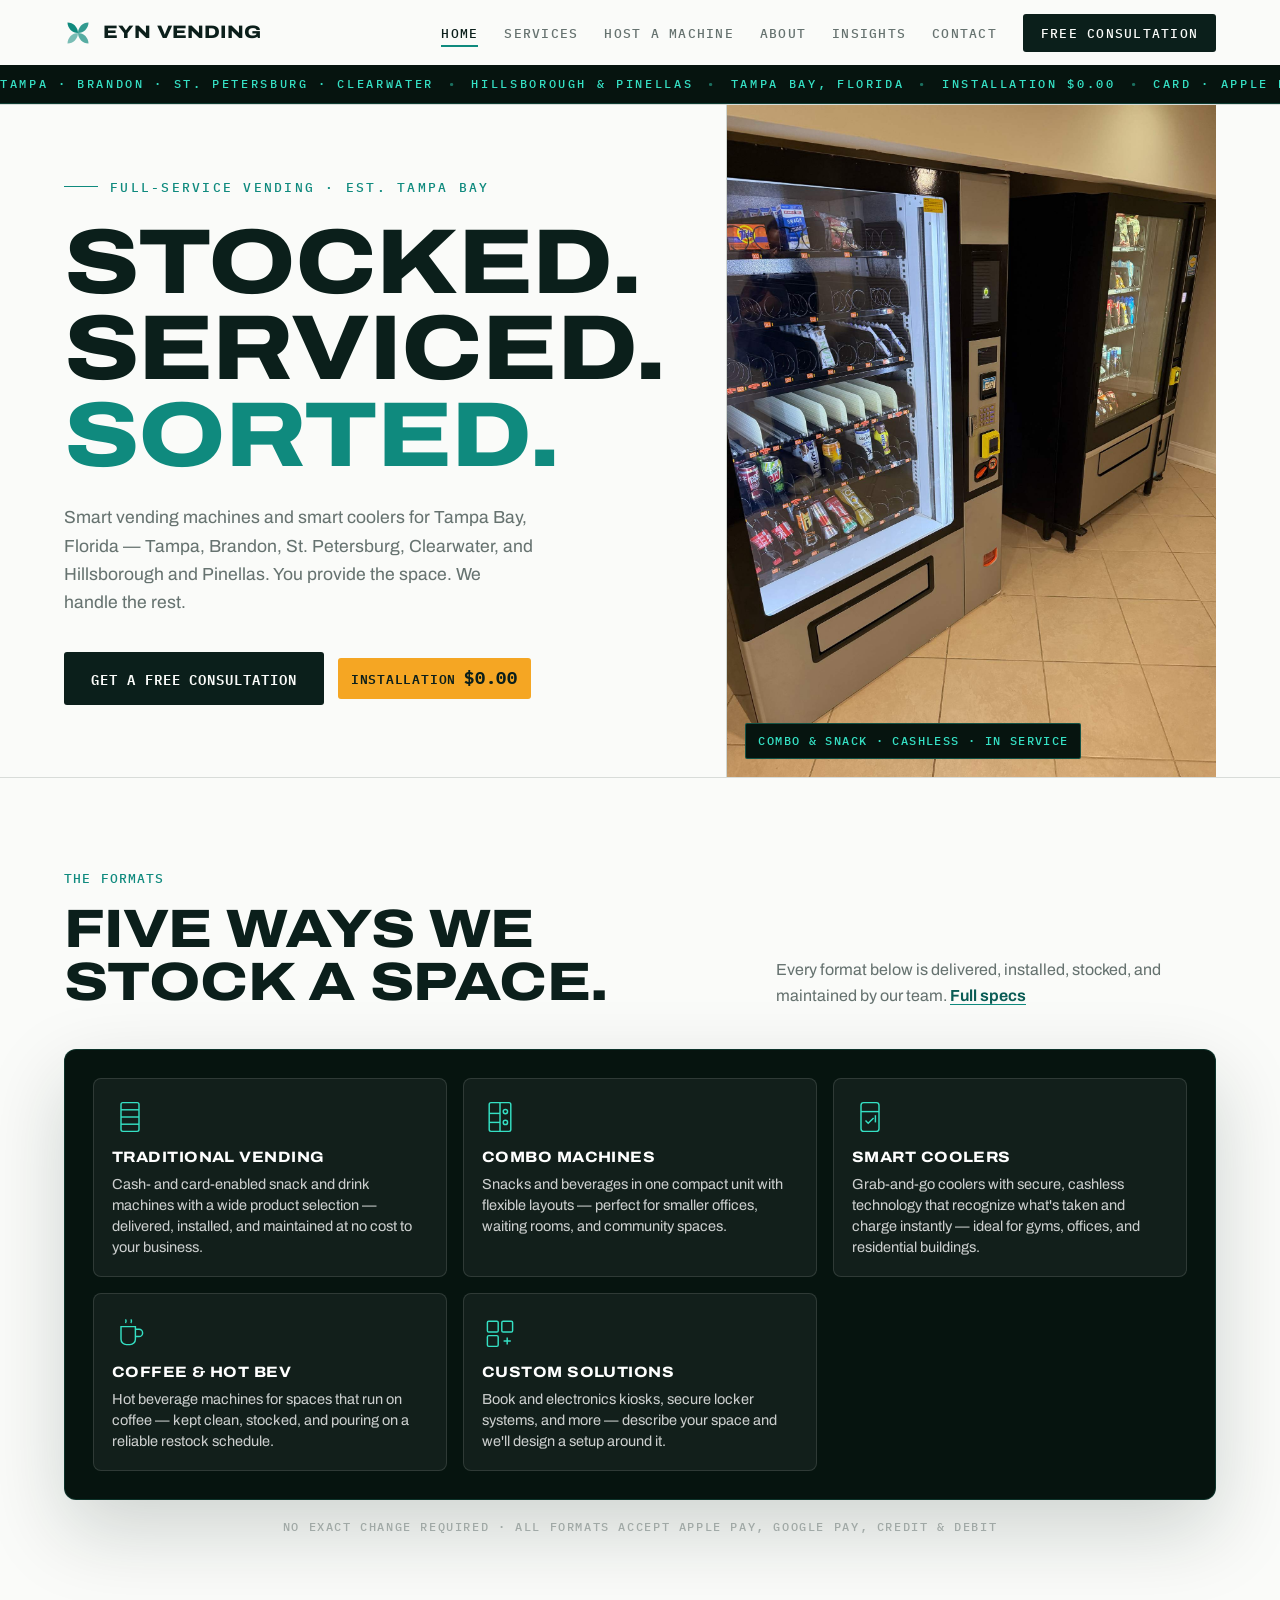
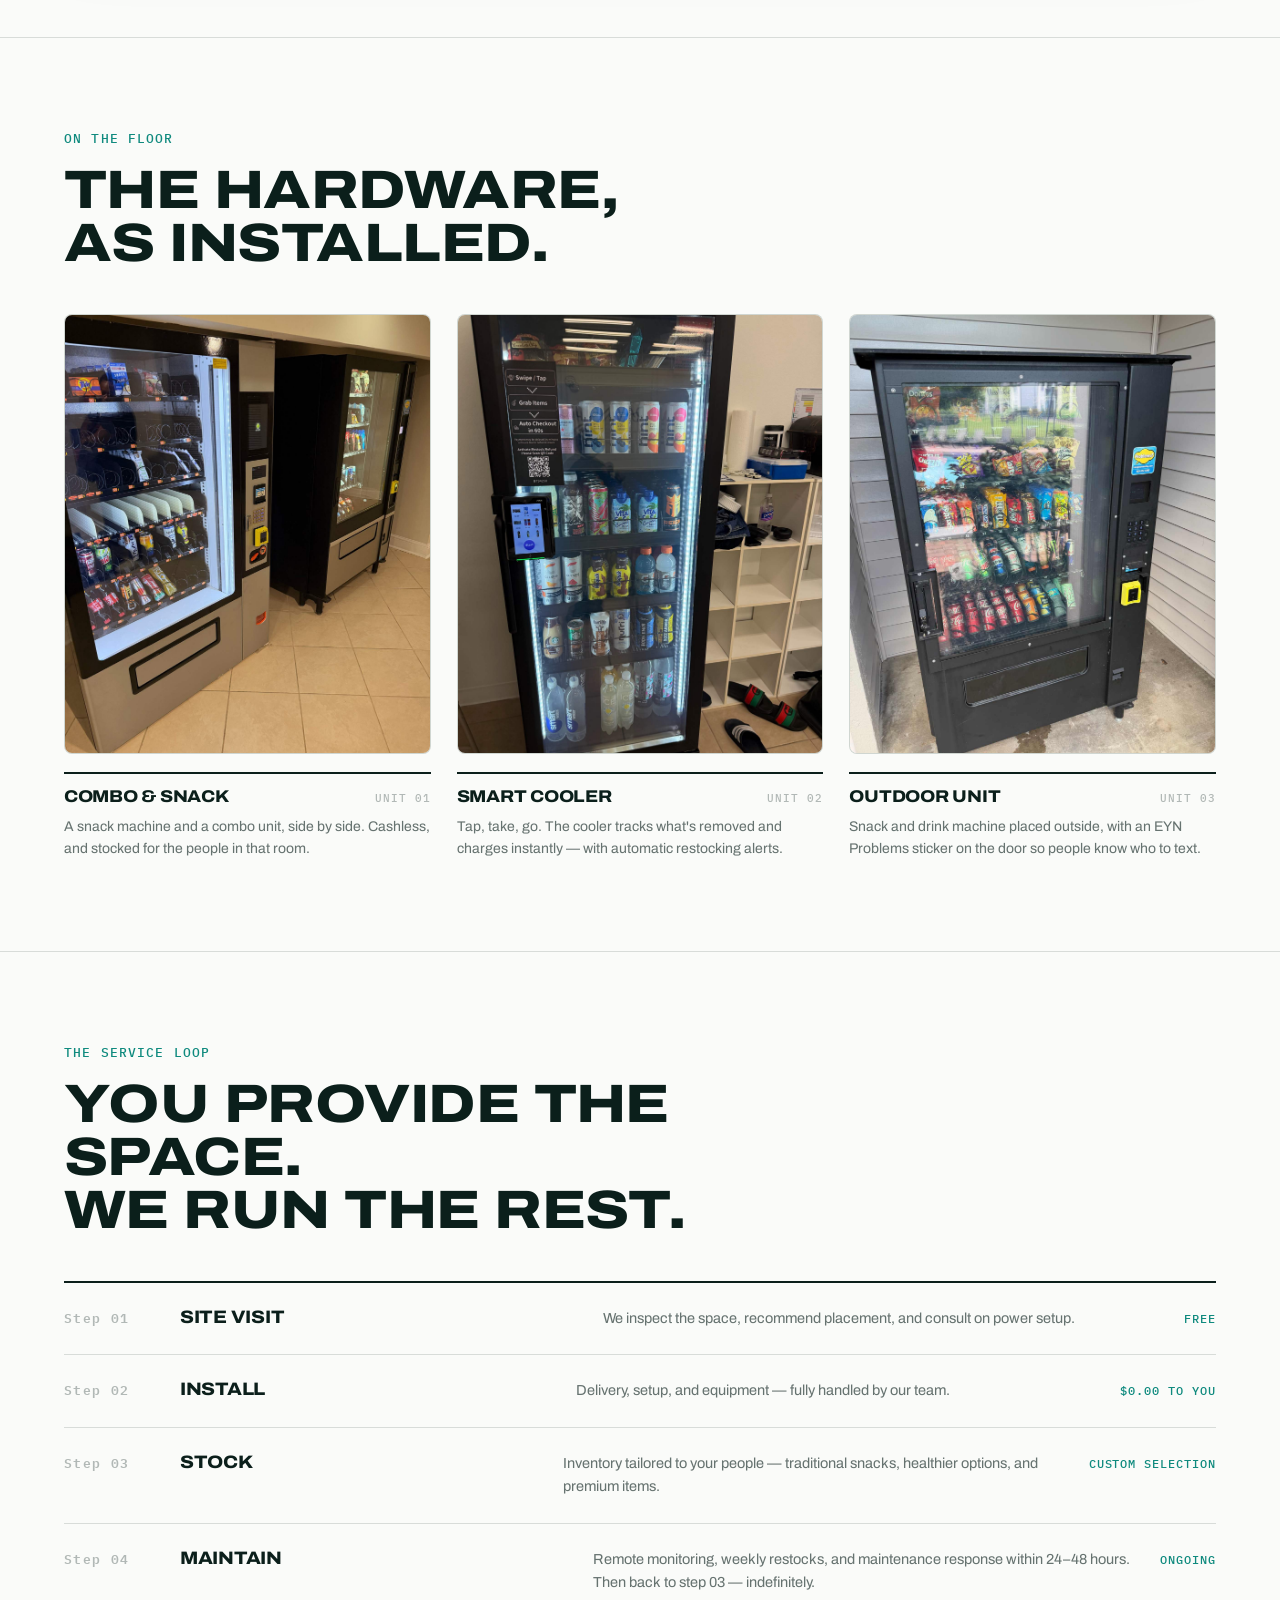
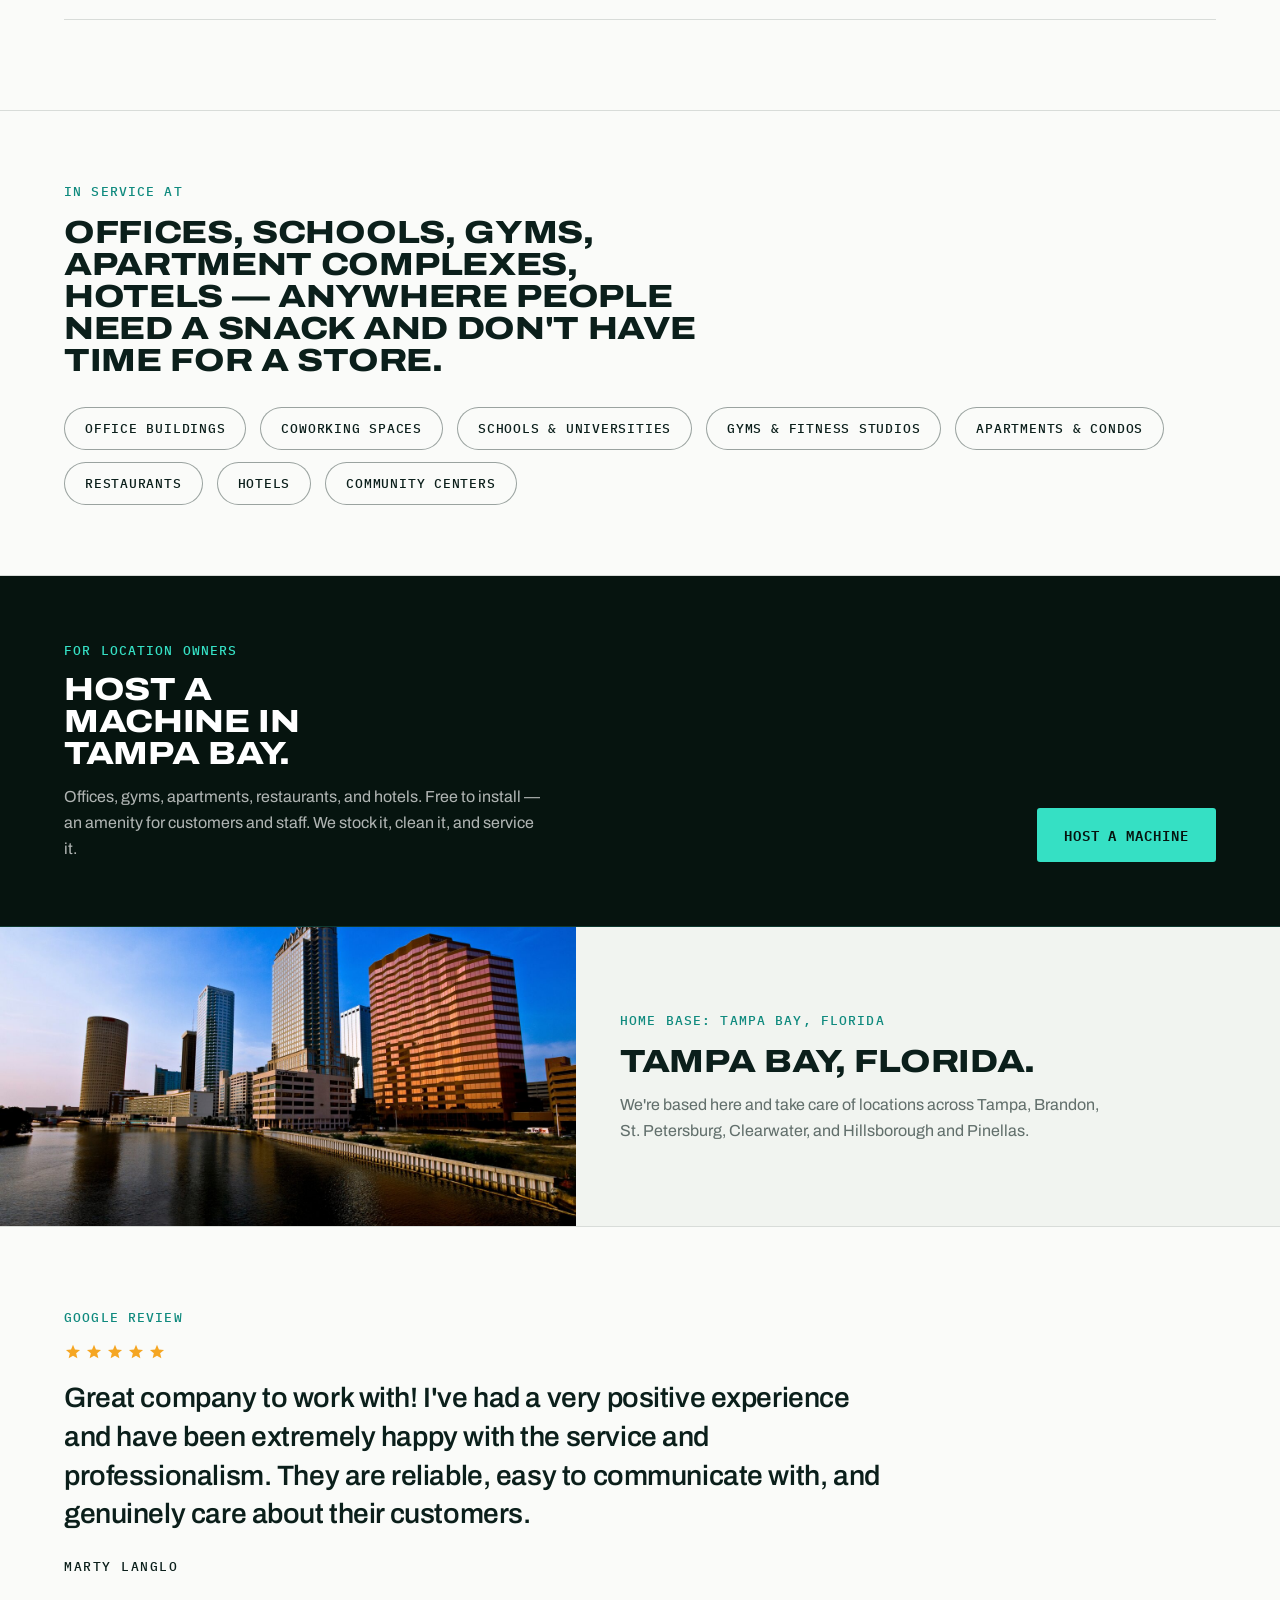
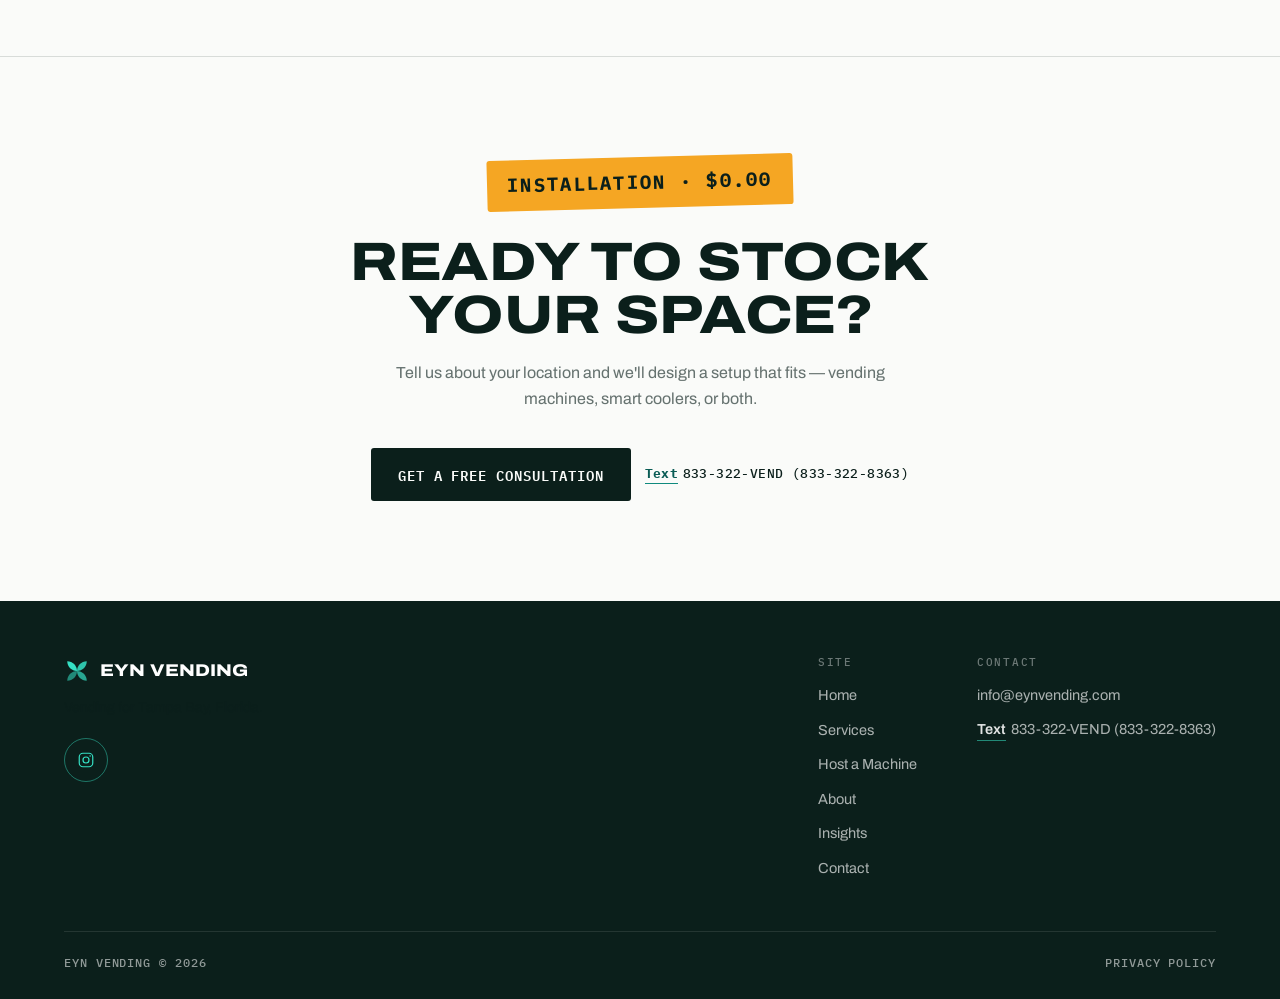
<file: index.html>
<!DOCTYPE html>
<html lang="en">
<head>
<meta charset="UTF-8">
<meta name="viewport" content="width=device-width, initial-scale=1.0">
<title>EYN Vending | Tampa Bay Vending Machines</title>
<meta name="description" content="Vending machines for Tampa Bay, Florida — Tampa, Brandon, St. Petersburg, Clearwater, Hillsborough and Pinellas. Free installation.">
<link rel="canonical" href="https://www.eynvending.com/">
<meta property="og:title" content="EYN Vending | Tampa Bay Vending Machines">
<meta property="og:description" content="Vending machines for Tampa Bay, Florida — Tampa, Brandon, St. Petersburg, Clearwater, Hillsborough and Pinellas. Free installation.">
<meta property="og:type" content="website">
<meta property="og:url" content="https://www.eynvending.com/">
<meta property="og:image" content="https://www.eynvending.com/images/tampa-skyline.jpg">
<meta property="og:image:alt" content="Tampa Bay skyline at dusk, seen across the water with downtown towers and a lit bridge">
<meta property="og:locale" content="en_US">
<meta property="og:site_name" content="EYN Vending">
<meta name="twitter:card" content="summary_large_image">
<meta name="twitter:title" content="EYN Vending | Tampa Bay Vending Machines">
<meta name="twitter:description" content="Vending machines for Tampa Bay, Florida — Tampa, Brandon, St. Petersburg, Clearwater, Hillsborough and Pinellas. Free installation.">
<meta name="twitter:image" content="https://www.eynvending.com/images/tampa-skyline.jpg">
<link rel="preconnect" href="https://fonts.googleapis.com">
<link rel="preconnect" href="https://fonts.gstatic.com" crossorigin>
<link href="https://fonts.googleapis.com/css2?family=Archivo:ital,wdth,wght@0,62..125,100..900&family=IBM+Plex+Mono:wght@400;500;600;700&display=swap" rel="stylesheet">
<link rel="icon" href="favicon.ico" sizes="32x32">
<link rel="icon" href="favicon.svg" type="image/svg+xml">
<link rel="icon" href="favicon-48.png" type="image/png" sizes="48x48">
<link rel="apple-touch-icon" href="apple-touch-icon.png">
<link rel="stylesheet" href="css/style.css">
<script type="application/ld+json">
{
  "@context": "https://schema.org",
  "@type": "LocalBusiness",
  "name": "EYN Vending",
  "url": "https://www.eynvending.com",
  "telephone": "833-322-8363",
  "email": "info@eynvending.com",
  "image": "https://www.eynvending.com/images/machine-combo.jpg",
  "logo": "https://www.eynvending.com/favicon.svg",
  "description": "Full-service vending machines and smart coolers for Tampa Bay, Florida.",
  "areaServed": [
    { "@type": "Place", "name": "Tampa Bay, Florida" },
    { "@type": "City", "name": "Tampa" },
    { "@type": "City", "name": "Brandon" },
    { "@type": "City", "name": "St. Petersburg" },
    { "@type": "City", "name": "Clearwater" },
    { "@type": "AdministrativeArea", "name": "Hillsborough County" },
    { "@type": "AdministrativeArea", "name": "Pinellas County" }
  ],
  "openingHours": "24/7",
  "openingHoursSpecification": {
    "@type": "OpeningHoursSpecification",
    "dayOfWeek": ["Monday", "Tuesday", "Wednesday", "Thursday", "Friday", "Saturday", "Sunday"],
    "opens": "00:00",
    "closes": "23:59"
  }
}
</script>
</head>
<body>

<header class="site">
  <nav class="nav">
    <a href="index.html" class="brand">
      <svg class="mark" viewBox="0 0 32 32" xmlns="http://www.w3.org/2000/svg" aria-hidden="true">
        <g fill="#0F8A7E">
          <path d="M16 16C16 9.4 10.6 4 4 4C4 10.6 9.4 16 16 16Z"/>
          <path d="M16 16C16 9.4 21.4 4 28 4C28 10.6 22.6 16 16 16Z" opacity="0.85"/>
          <path d="M16 16C16 22.6 21.4 28 28 28C28 21.4 22.6 16 16 16Z" opacity="0.7"/>
          <path d="M16 16C16 22.6 10.6 28 4 28C4 21.4 9.4 16 16 16Z" opacity="0.55"/>
        </g>
      </svg>
      EYN Vending
    </a>
    <ul class="nav-links">
      <li><a href="index.html" class="active">Home</a></li>
      <li><a href="services.html">Services</a></li>
      <li><a href="host.html">Host a Machine</a></li>
      <li><a href="about.html">About</a></li>
      <li><a href="insights/">Insights</a></li>
      <li><a href="contact.html">Contact</a></li>
      <li><a href="contact.html" class="nav-cta">Free Consultation</a></li>
    </ul>
    <button class="nav-toggle" aria-label="Toggle menu"><span></span><span></span><span></span></button>
  </nav>
  <div class="ticker" aria-hidden="true">
    <div class="ticker-track">
      <span>Tampa · Brandon · St. Petersburg · Clearwater</span>
      <span>Hillsborough &amp; Pinellas</span>
      <span>Tampa Bay, Florida</span>
      <span>Installation $0.00</span>
      <span>Card · Apple Pay · Google Pay</span>
      <span>Maintenance response 24–48 hrs</span>
      <span>Tampa · Brandon · St. Petersburg · Clearwater</span>
      <span>Hillsborough &amp; Pinellas</span>
      <span>Tampa Bay, Florida</span>
      <span>Installation $0.00</span>
      <span>Card · Apple Pay · Google Pay</span>
      <span>Maintenance response 24–48 hrs</span>
    </div>
  </div>
</header>

<!-- ============ HERO ============ -->
<section class="hero">
  <div class="hero-grid">
    <div class="hero-copy">
      <div class="hero-kicker">Full-service vending · Est. Tampa Bay</div>
      <h1 class="hd hd-xl">Stocked.<br>Serviced.<br><span class="accent">Sorted.</span></h1>
      <p class="lede">Smart vending machines and smart coolers for Tampa Bay, Florida — Tampa, Brandon, St. Petersburg, Clearwater, and Hillsborough and Pinellas. You provide the space. We handle the rest.</p>
      <div class="hero-ctas">
        <a href="contact.html" class="btn btn-vend">Get a Free Consultation</a>
        <span class="price-tag">Installation <strong>$0.00</strong></span>
      </div>
    </div>
    <div class="hero-photo">
      <img src="images/machine-combo.jpg" alt="Indoor EYN snack machine and combo machine standing side by side on a wood floor">
      <span class="photo-spec">Combo &amp; snack · Cashless · In service</span>
    </div>
  </div>
</section>

<!-- ============ WAYS WE STOCK ============ -->
<section class="machine-section" aria-labelledby="stock-heading">
  <div class="wrap">
    <div class="machine-head reveal">
      <div>
        <span class="mono" style="color: var(--teal); display:block; margin-bottom:14px;">The formats</span>
        <h2 id="stock-heading" class="hd hd-lg">Five ways we<br>stock a space.</h2>
      </div>
      <p>Every format below is delivered, installed, stocked, and maintained by our team. <a href="services.html">Full specs</a></p>
    </div>

    <div class="machine reveal">
      <ul class="stock-grid">
        <li class="stock-card">
          <svg class="stock-icon" viewBox="0 0 40 40" fill="none" stroke="currentColor" stroke-width="1.6" aria-hidden="true">
            <rect x="10" y="4" width="20" height="32" rx="2"/>
            <line x1="10" y1="12" x2="30" y2="12"/>
            <line x1="10" y1="20" x2="30" y2="20"/>
            <line x1="10" y1="28" x2="30" y2="28"/>
          </svg>
          <h3>Traditional Vending</h3>
          <p>Cash- and card-enabled snack and drink machines with a wide product selection — delivered, installed, and maintained at no cost to your business.</p>
        </li>
        <li class="stock-card">
          <svg class="stock-icon" viewBox="0 0 40 40" fill="none" stroke="currentColor" stroke-width="1.6" aria-hidden="true">
            <rect x="8" y="4" width="24" height="32" rx="2"/>
            <line x1="20" y1="4" x2="20" y2="36"/>
            <line x1="8" y1="16" x2="20" y2="16"/>
            <line x1="8" y1="26" x2="20" y2="26"/>
            <circle cx="26" cy="14" r="2.4"/>
            <circle cx="26" cy="26" r="2.4"/>
          </svg>
          <h3>Combo Machines</h3>
          <p>Snacks and beverages in one compact unit with flexible layouts — perfect for smaller offices, waiting rooms, and community spaces.</p>
        </li>
        <li class="stock-card">
          <svg class="stock-icon" viewBox="0 0 40 40" fill="none" stroke="currentColor" stroke-width="1.6" aria-hidden="true">
            <rect x="10" y="4" width="20" height="32" rx="3"/>
            <line x1="10" y1="14" x2="30" y2="14"/>
            <line x1="26" y1="18" x2="26" y2="26"/>
            <path d="M15 24 l3 3 l6 -6"/>
          </svg>
          <h3>Smart Coolers</h3>
          <p>Grab-and-go coolers with secure, cashless technology that recognize what's taken and charge instantly — ideal for gyms, offices, and residential buildings.</p>
        </li>
        <li class="stock-card">
          <svg class="stock-icon" viewBox="0 0 40 40" fill="none" stroke="currentColor" stroke-width="1.6" aria-hidden="true">
            <path d="M10 14 h16 v14 a6 6 0 0 1 -6 6 h-4 a6 6 0 0 1 -6 -6 z"/>
            <path d="M26 17 h4 a4 4 0 0 1 0 8 h-4"/>
            <path d="M15 10 q1.5 -2 0 -4 M21 10 q1.5 -2 0 -4"/>
          </svg>
          <h3>Coffee &amp; Hot Bev</h3>
          <p>Hot beverage machines for spaces that run on coffee — kept clean, stocked, and pouring on a reliable restock schedule.</p>
        </li>
        <li class="stock-card">
          <svg class="stock-icon" viewBox="0 0 40 40" fill="none" stroke="currentColor" stroke-width="1.6" aria-hidden="true">
            <rect x="6" y="8" width="12" height="12" rx="1.5"/>
            <rect x="22" y="8" width="12" height="12" rx="1.5"/>
            <rect x="6" y="24" width="12" height="12" rx="1.5"/>
            <path d="M28 26 v8 M24 30 h8"/>
          </svg>
          <h3>Custom Solutions</h3>
          <p>Book and electronics kiosks, secure locker systems, and more — describe your space and we'll design a setup around it.</p>
        </li>
      </ul>
    </div>
    <div class="machine-footnote">No exact change required · All formats accept Apple Pay, Google Pay, credit &amp; debit</div>
  </div>
</section>

<!-- ============ EQUIPMENT GALLERY ============ -->
<section class="gallery-section">
  <div class="wrap">
    <div class="sec-head reveal">
      <span class="mono">On the floor</span>
      <h2 class="hd hd-lg">The hardware,<br>as installed.</h2>
    </div>
    <div class="gallery">
      <div class="gallery-item reveal">
        <div class="ph"><img src="images/machine-combo.jpg" alt="Indoor EYN snack machine and combo machine standing side by side on a wood floor" loading="lazy"></div>
        <div class="spec">
          <div class="spec-row">
            <h3>Combo &amp; Snack</h3>
            <span class="mono">Unit 01</span>
          </div>
          <p>A snack machine and a combo unit, side by side. Cashless, and stocked for the people in that room.</p>
        </div>
      </div>
      <div class="gallery-item reveal">
        <div class="ph"><img src="images/smart-cooler.jpg" alt="Indoor EYN smart drink cooler with a glass door and a screen that reads Grab Items and Auto Checkout" loading="lazy"></div>
        <div class="spec">
          <div class="spec-row">
            <h3>Smart Cooler</h3>
            <span class="mono">Unit 02</span>
          </div>
          <p>Tap, take, go. The cooler tracks what's removed and charges instantly — with automatic restocking alerts.</p>
        </div>
      </div>
      <div class="gallery-item reveal">
        <div class="ph"><img src="images/machine-outdoor.jpg" alt="Outdoor EYN snack and drink machine with a Problems sticker for service" loading="lazy"></div>
        <div class="spec">
          <div class="spec-row">
            <h3>Outdoor unit</h3>
            <span class="mono">Unit 03</span>
          </div>
          <p>Snack and drink machine placed outside, with an EYN Problems sticker on the door so people know who to text.</p>
        </div>
      </div>
    </div>
  </div>
</section>

<!-- ============ SERVICE LOOP ============ -->
<section class="loop-section">
  <div class="wrap">
    <div class="sec-head reveal">
      <span class="mono">The service loop</span>
      <h2 class="hd hd-lg">You provide the space.<br>We run the rest.</h2>
    </div>
    <div class="loop-table reveal">
      <div class="loop-row">
        <span class="step">Step 01</span>
        <h3>Site Visit</h3>
        <p>We inspect the space, recommend placement, and consult on power setup.</p>
        <span class="loop-meta">Free</span>
      </div>
      <div class="loop-row">
        <span class="step">Step 02</span>
        <h3>Install</h3>
        <p>Delivery, setup, and equipment — fully handled by our team.</p>
        <span class="loop-meta">$0.00 to you</span>
      </div>
      <div class="loop-row">
        <span class="step">Step 03</span>
        <h3>Stock</h3>
        <p>Inventory tailored to your people — traditional snacks, healthier options, and premium items.</p>
        <span class="loop-meta">Custom selection</span>
      </div>
      <div class="loop-row">
        <span class="step">Step 04</span>
        <h3>Maintain</h3>
        <p>Remote monitoring, weekly restocks, and maintenance response within 24–48 hours. Then back to step 03 — indefinitely.</p>
        <span class="loop-meta">Ongoing</span>
      </div>
    </div>
  </div>
</section>

<!-- ============ WHO WE SERVE ============ -->
<section class="serve-section">
  <div class="wrap reveal">
    <div class="sec-head">
      <span class="mono">In service at</span>
      <h2 class="hd hd-md">Offices, schools, gyms, apartment complexes, hotels — anywhere people need a snack and don't have time for a store.</h2>
    </div>
    <div class="serve-line">
      <span class="serve-chip">Office buildings</span>
      <span class="serve-chip">Coworking spaces</span>
      <span class="serve-chip">Schools &amp; universities</span>
      <span class="serve-chip">Gyms &amp; fitness studios</span>
      <span class="serve-chip">Apartments &amp; condos</span>
      <span class="serve-chip">Restaurants</span>
      <span class="serve-chip">Hotels</span>
      <span class="serve-chip">Community centers</span>
    </div>
  </div>
</section>

<!-- ============ HOST ============ -->
<section class="host-band">
  <div class="wrap">
    <div class="host-band-inner reveal">
      <div>
        <span class="mono">For location owners</span>
        <h2 class="hd hd-md">Host a machine in Tampa Bay.</h2>
        <p>Offices, gyms, apartments, restaurants, and hotels. Free to install — an amenity for customers and staff. We stock it, clean it, and service it.</p>
      </div>
      <a href="host.html" class="btn btn-led">Host a Machine</a>
    </div>
  </div>
</section>

<!-- ============ REGION ============ -->
<section class="region-band">
  <div class="region-photo">
    <img src="images/tampa-skyline.jpg" alt="Tampa Bay skyline at dusk, seen across the water with downtown towers and a lit bridge" loading="lazy">
  </div>
  <div class="region-copy reveal">
    <span class="mono">Home base: Tampa Bay, Florida</span>
    <h2 class="hd hd-md">Tampa Bay, Florida.</h2>
    <p>We're based here and take care of locations across Tampa, Brandon, St. Petersburg, Clearwater, and Hillsborough and Pinellas.</p>
  </div>
</section>

<!-- ============ REVIEW ============ -->
<section class="quote-section">
  <div class="wrap">
    <div class="quote-block reveal">
      <span class="mono">Google review</span>
      <div class="quote-stars" role="img" aria-label="5 out of 5 stars">
        <svg viewBox="0 0 24 24" aria-hidden="true"><path fill="currentColor" d="M12 2.4l2.6 6.3 6.8.6-5.2 4.4 1.6 6.6L12 16.9 6.2 20.3l1.6-6.6L2.6 9.3l6.8-.6z"/></svg>
        <svg viewBox="0 0 24 24" aria-hidden="true"><path fill="currentColor" d="M12 2.4l2.6 6.3 6.8.6-5.2 4.4 1.6 6.6L12 16.9 6.2 20.3l1.6-6.6L2.6 9.3l6.8-.6z"/></svg>
        <svg viewBox="0 0 24 24" aria-hidden="true"><path fill="currentColor" d="M12 2.4l2.6 6.3 6.8.6-5.2 4.4 1.6 6.6L12 16.9 6.2 20.3l1.6-6.6L2.6 9.3l6.8-.6z"/></svg>
        <svg viewBox="0 0 24 24" aria-hidden="true"><path fill="currentColor" d="M12 2.4l2.6 6.3 6.8.6-5.2 4.4 1.6 6.6L12 16.9 6.2 20.3l1.6-6.6L2.6 9.3l6.8-.6z"/></svg>
        <svg viewBox="0 0 24 24" aria-hidden="true"><path fill="currentColor" d="M12 2.4l2.6 6.3 6.8.6-5.2 4.4 1.6 6.6L12 16.9 6.2 20.3l1.6-6.6L2.6 9.3l6.8-.6z"/></svg>
      </div>
      <blockquote>
        <p>Great company to work with! I've had a very positive experience and have been extremely happy with the service and professionalism. They are reliable, easy to communicate with, and genuinely care about their customers.</p>
      </blockquote>
      <p class="quote-by">Marty Langlo</p>
    </div>
  </div>
</section>

<!-- ============ CTA ============ -->
<section class="cta-section">
  <div class="cta-inner reveal">
    <span class="cta-price">Installation · $0.00</span>
    <h2 class="hd hd-lg">Ready to stock your space?</h2>
    <p>Tell us about your location and we'll design a setup that fits — vending machines, smart coolers, or both.</p>
    <div class="cta-actions">
      <a href="contact.html" class="btn btn-vend">Get a Free Consultation</a>
      <span class="call-text"><a href="sms:+18333228363">Text</a> <span class="call-text-num">833-322-VEND (833-322-8363)</span></span>
    </div>
  </div>
</section>

<footer class="site">
  <div class="wrap">
    <div class="footer-top">
      <div>
        <div class="footer-brand">
          <svg class="mark" viewBox="0 0 32 32" xmlns="http://www.w3.org/2000/svg" aria-hidden="true">
            <g fill="#35E0C4">
              <path d="M16 16C16 9.4 10.6 4 4 4C4 10.6 9.4 16 16 16Z"/>
              <path d="M16 16C16 9.4 21.4 4 28 4C28 10.6 22.6 16 16 16Z" opacity="0.85"/>
              <path d="M16 16C16 22.6 21.4 28 28 28C28 21.4 22.6 16 16 16Z" opacity="0.7"/>
              <path d="M16 16C16 22.6 10.6 28 4 28C4 21.4 9.4 16 16 16Z" opacity="0.55"/>
            </g>
          </svg>
          EYN Vending
        </div>
        <p class="footer-tag">Vending for Tampa Bay, Florida.</p>
        <ul class="social-links">
          <li>
            <a href="https://www.instagram.com/eyn.vending/" target="_blank" rel="noopener" aria-label="EYN Vending on Instagram">
              <svg viewBox="0 0 24 24" fill="none" stroke="currentColor" stroke-width="1.6" aria-hidden="true">
                <rect x="3" y="3" width="18" height="18" rx="5"/>
                <circle cx="12" cy="12" r="4"/>
                <circle cx="17.5" cy="6.5" r="1" fill="currentColor" stroke="none"/>
              </svg>
            </a>
          </li>
        </ul>
      </div>
      <div class="footer-links">
        <div class="footer-col">
          <h4>Site</h4>
          <a href="index.html">Home</a>
          <a href="services.html">Services</a>
          <a href="host.html">Host a Machine</a>
          <a href="about.html">About</a>
          <a href="insights/">Insights</a>
          <a href="contact.html">Contact</a>
        </div>
        <div class="footer-col">
          <h4>Contact</h4>
          <a href="mailto:info@eynvending.com">info@eynvending.com</a>
          <span class="call-text"><a href="sms:+18333228363">Text</a> <span class="call-text-num">833-322-VEND (833-322-8363)</span></span>
        </div>
      </div>
    </div>
    <div class="footer-bottom">
      <span>EYN Vending &copy; 2026</span>
      <a href="privacy.html">Privacy Policy</a>
    </div>
  </div>
</footer>

<script src="js/main.js"></script>
</body>
</html>
</file>
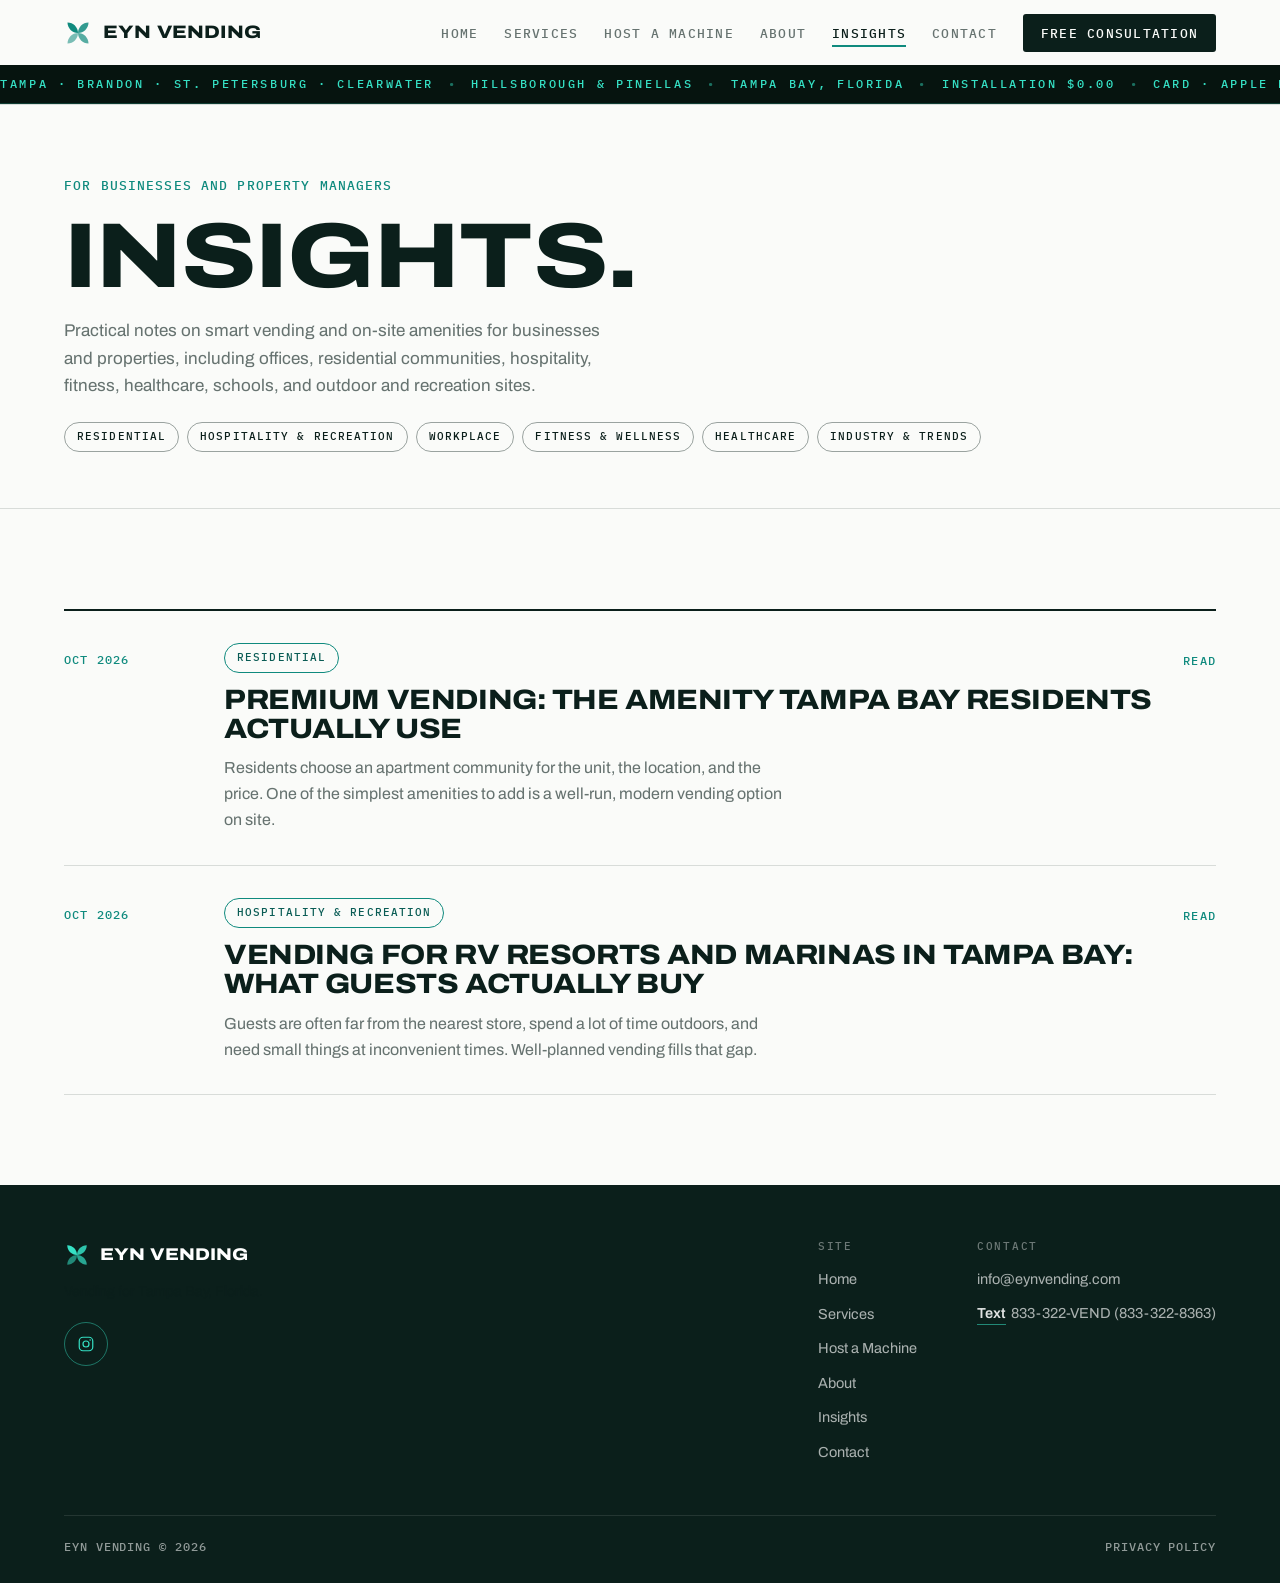
<file: insights/index.html>
<!DOCTYPE html>
<html lang="en">
<head>
<meta charset="UTF-8">
<meta name="viewport" content="width=device-width, initial-scale=1.0">
<title>Insights | EYN Vending</title>
<meta name="description" content="Practical notes on smart vending and on-site amenities for businesses and properties, including offices, residential communities, hospitality, fitness, healthcare, schools, and outdoor and recreation sites.">
<link rel="canonical" href="https://www.eynvending.com/insights/">
<meta property="og:title" content="Insights | EYN Vending">
<meta property="og:description" content="Practical notes on smart vending and on-site amenities for businesses and properties, including offices, residential communities, hospitality, fitness, healthcare, schools, and outdoor and recreation sites.">
<meta property="og:type" content="website">
<meta property="og:url" content="https://www.eynvending.com/insights/">
<meta property="og:image" content="https://www.eynvending.com/images/tampa-skyline.jpg">
<meta property="og:image:alt" content="Tampa Bay skyline at dusk, seen across the water with downtown towers and a lit bridge">
<meta property="og:locale" content="en_US">
<meta property="og:site_name" content="EYN Vending">
<meta name="twitter:card" content="summary_large_image">
<meta name="twitter:title" content="Insights | EYN Vending">
<meta name="twitter:description" content="Practical notes on smart vending and on-site amenities for businesses and properties, including offices, residential communities, hospitality, fitness, healthcare, schools, and outdoor and recreation sites.">
<meta name="twitter:image" content="https://www.eynvending.com/images/tampa-skyline.jpg">
<link rel="preconnect" href="https://fonts.googleapis.com">
<link rel="preconnect" href="https://fonts.gstatic.com" crossorigin>
<link href="https://fonts.googleapis.com/css2?family=Archivo:ital,wdth,wght@0,62..125,100..900&family=IBM+Plex+Mono:wght@400;500;600;700&display=swap" rel="stylesheet">
<link rel="icon" href="../favicon.ico" sizes="32x32">
<link rel="icon" href="../favicon.svg" type="image/svg+xml">
<link rel="icon" href="../favicon-48.png" type="image/png" sizes="48x48">
<link rel="apple-touch-icon" href="../apple-touch-icon.png">
<link rel="stylesheet" href="../css/style.css">
<script type="application/ld+json">
{
  "@context": "https://schema.org",
  "@type": "Blog",
  "name": "EYN Vending Insights",
  "url": "https://www.eynvending.com/insights/",
  "description": "Practical notes on smart vending and on-site amenities for businesses and properties, including offices, residential communities, hospitality, fitness, healthcare, schools, and outdoor and recreation sites.",
  "publisher": {
    "@type": "Organization",
    "name": "EYN Vending",
    "url": "https://www.eynvending.com"
  }
}
</script>
</head>
<body>

<header class="site">
  <nav class="nav">
    <a href="../index.html" class="brand">
      <svg class="mark" viewBox="0 0 32 32" xmlns="http://www.w3.org/2000/svg" aria-hidden="true">
        <g fill="#0F8A7E">
          <path d="M16 16C16 9.4 10.6 4 4 4C4 10.6 9.4 16 16 16Z"/>
          <path d="M16 16C16 9.4 21.4 4 28 4C28 10.6 22.6 16 16 16Z" opacity="0.85"/>
          <path d="M16 16C16 22.6 21.4 28 28 28C28 21.4 22.6 16 16 16Z" opacity="0.7"/>
          <path d="M16 16C16 22.6 10.6 28 4 28C4 21.4 9.4 16 16 16Z" opacity="0.55"/>
        </g>
      </svg>
      EYN Vending
    </a>
    <ul class="nav-links">
      <li><a href="../index.html">Home</a></li>
      <li><a href="../services.html">Services</a></li>
      <li><a href="../host.html">Host a Machine</a></li>
      <li><a href="../about.html">About</a></li>
      <li><a href="./" class="active">Insights</a></li>
      <li><a href="../contact.html">Contact</a></li>
      <li><a href="../contact.html" class="nav-cta">Free Consultation</a></li>
    </ul>
    <button class="nav-toggle" aria-label="Toggle menu"><span></span><span></span><span></span></button>
  </nav>
  <div class="ticker" aria-hidden="true">
    <div class="ticker-track">
      <span>Tampa · Brandon · St. Petersburg · Clearwater</span>
      <span>Hillsborough &amp; Pinellas</span>
      <span>Tampa Bay, Florida</span>
      <span>Installation $0.00</span>
      <span>Card · Apple Pay · Google Pay</span>
      <span>Maintenance response 24–48 hrs</span>
      <span>Tampa · Brandon · St. Petersburg · Clearwater</span>
      <span>Hillsborough &amp; Pinellas</span>
      <span>Tampa Bay, Florida</span>
      <span>Installation $0.00</span>
      <span>Card · Apple Pay · Google Pay</span>
      <span>Maintenance response 24–48 hrs</span>
    </div>
  </div>
</header>

<div class="page-header">
  <div class="wrap">
    <span class="mono">For businesses and property managers</span>
    <h1 class="hd hd-xl">Insights.</h1>
    <p>Practical notes on smart vending and on-site amenities for businesses and properties, including offices, residential communities, hospitality, fitness, healthcare, schools, and outdoor and recreation sites.</p>
    <ul class="insight-topics" aria-label="Topics">
      <li>Residential</li>
      <li>Hospitality &amp; Recreation</li>
      <li>Workplace</li>
      <li>Fitness &amp; Wellness</li>
      <li>Healthcare</li>
      <li>Industry &amp; Trends</li>
    </ul>
  </div>
</div>

<section class="pad">
  <div class="wrap">
    <div class="insight-list">
      <article class="insight-item">
        <time datetime="2026-10">Oct 2026</time>
        <div>
          <span class="insight-tag">Residential</span>
          <h2><a href="premium-vending-tampa-bay-apartments.html">Premium Vending: The Amenity Tampa Bay Residents Actually Use</a></h2>
          <p>Residents choose an apartment community for the unit, the location, and the price. One of the simplest amenities to add is a well-run, modern vending option on site.</p>
        </div>
        <a class="more" href="premium-vending-tampa-bay-apartments.html">Read</a>
      </article>
      <article class="insight-item">
        <time datetime="2026-10">Oct 2026</time>
        <div>
          <span class="insight-tag">Hospitality &amp; Recreation</span>
          <h2><a href="rv-resorts-marinas-tampa-bay.html">Vending for RV resorts and marinas in Tampa Bay: what guests actually buy</a></h2>
          <p>Guests are often far from the nearest store, spend a lot of time outdoors, and need small things at inconvenient times. Well-planned vending fills that gap.</p>
        </div>
        <a class="more" href="rv-resorts-marinas-tampa-bay.html">Read</a>
      </article>
    </div>
  </div>
</section>

<footer class="site">
  <div class="wrap">
    <div class="footer-top">
      <div>
        <div class="footer-brand">
          <svg class="mark" viewBox="0 0 32 32" xmlns="http://www.w3.org/2000/svg" aria-hidden="true">
            <g fill="#35E0C4">
              <path d="M16 16C16 9.4 10.6 4 4 4C4 10.6 9.4 16 16 16Z"/>
              <path d="M16 16C16 9.4 21.4 4 28 4C28 10.6 22.6 16 16 16Z" opacity="0.85"/>
              <path d="M16 16C16 22.6 21.4 28 28 28C28 21.4 22.6 16 16 16Z" opacity="0.7"/>
              <path d="M16 16C16 22.6 10.6 28 4 28C4 21.4 9.4 16 16 16Z" opacity="0.55"/>
            </g>
          </svg>
          EYN Vending
        </div>
        <p class="footer-tag">Vending for Tampa Bay, Florida.</p>
        <ul class="social-links">
          <li>
            <a href="https://www.instagram.com/eyn.vending/" target="_blank" rel="noopener" aria-label="EYN Vending on Instagram">
              <svg viewBox="0 0 24 24" fill="none" stroke="currentColor" stroke-width="1.6" aria-hidden="true">
                <rect x="3" y="3" width="18" height="18" rx="5"/>
                <circle cx="12" cy="12" r="4"/>
                <circle cx="17.5" cy="6.5" r="1" fill="currentColor" stroke="none"/>
              </svg>
            </a>
          </li>
        </ul>
      </div>
      <div class="footer-links">
        <div class="footer-col">
          <h4>Site</h4>
          <a href="../index.html">Home</a>
          <a href="../services.html">Services</a>
          <a href="../host.html">Host a Machine</a>
          <a href="../about.html">About</a>
          <a href="./">Insights</a>
          <a href="../contact.html">Contact</a>
        </div>
        <div class="footer-col">
          <h4>Contact</h4>
          <a href="mailto:info@eynvending.com">info@eynvending.com</a>
          <span class="call-text"><a href="sms:+18333228363">Text</a> <span class="call-text-num">833-322-VEND (833-322-8363)</span></span>
        </div>
      </div>
    </div>
    <div class="footer-bottom">
      <span>EYN Vending &copy; 2026</span>
      <a href="../privacy.html">Privacy Policy</a>
    </div>
  </div>
</footer>

<script src="../js/main.js"></script>
</body>
</html>
</file>
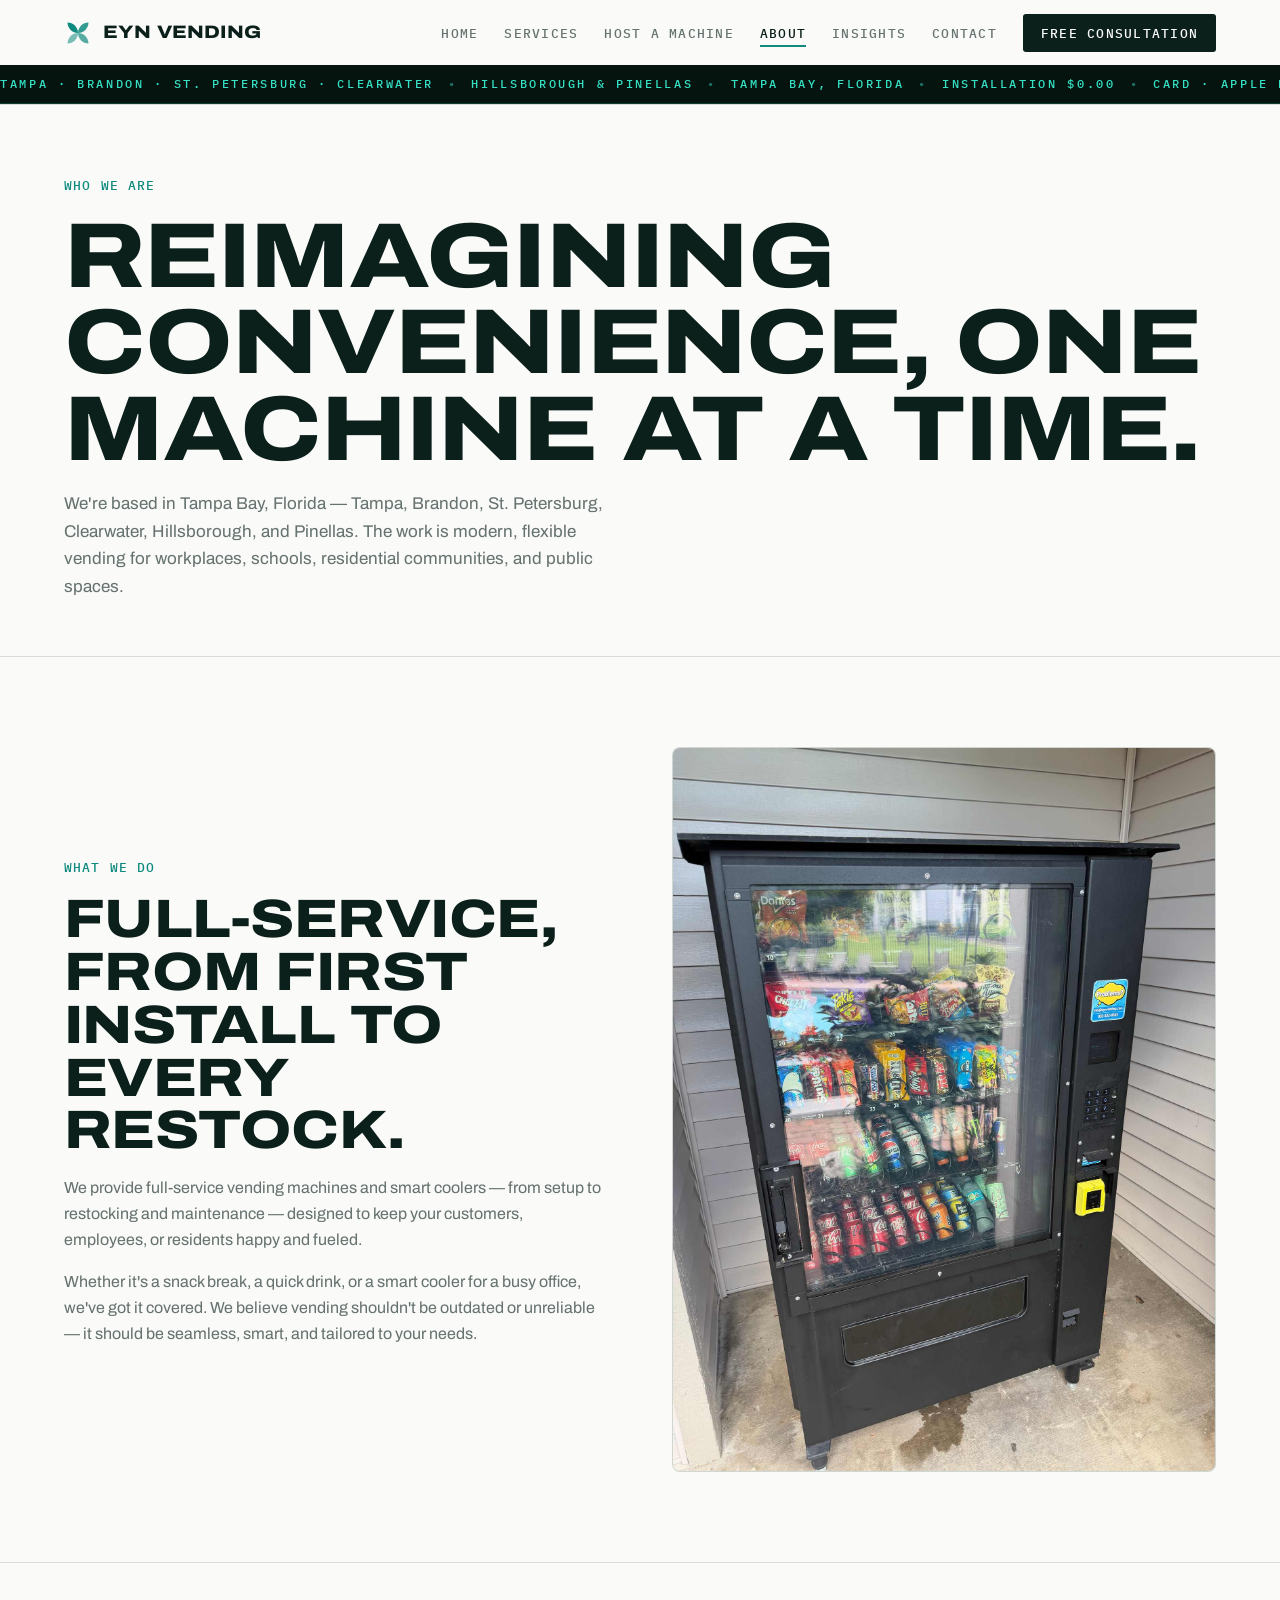
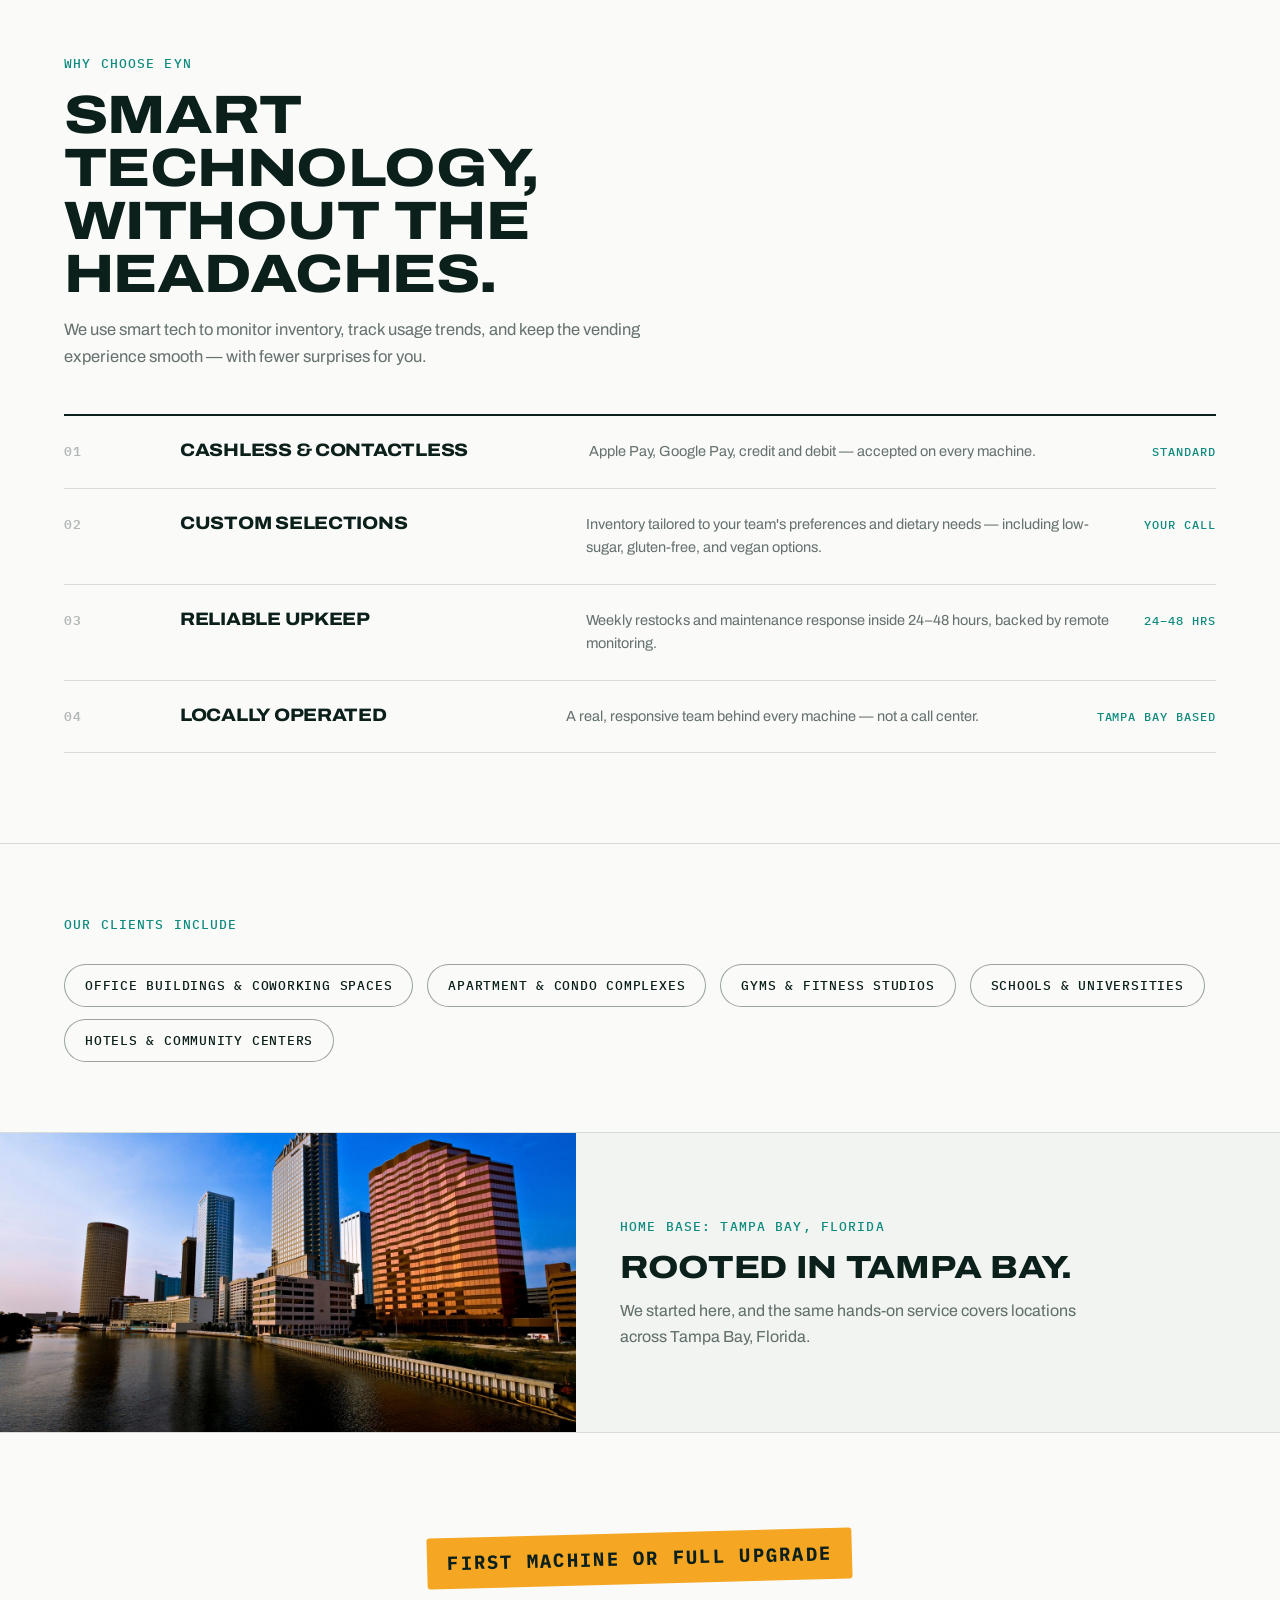
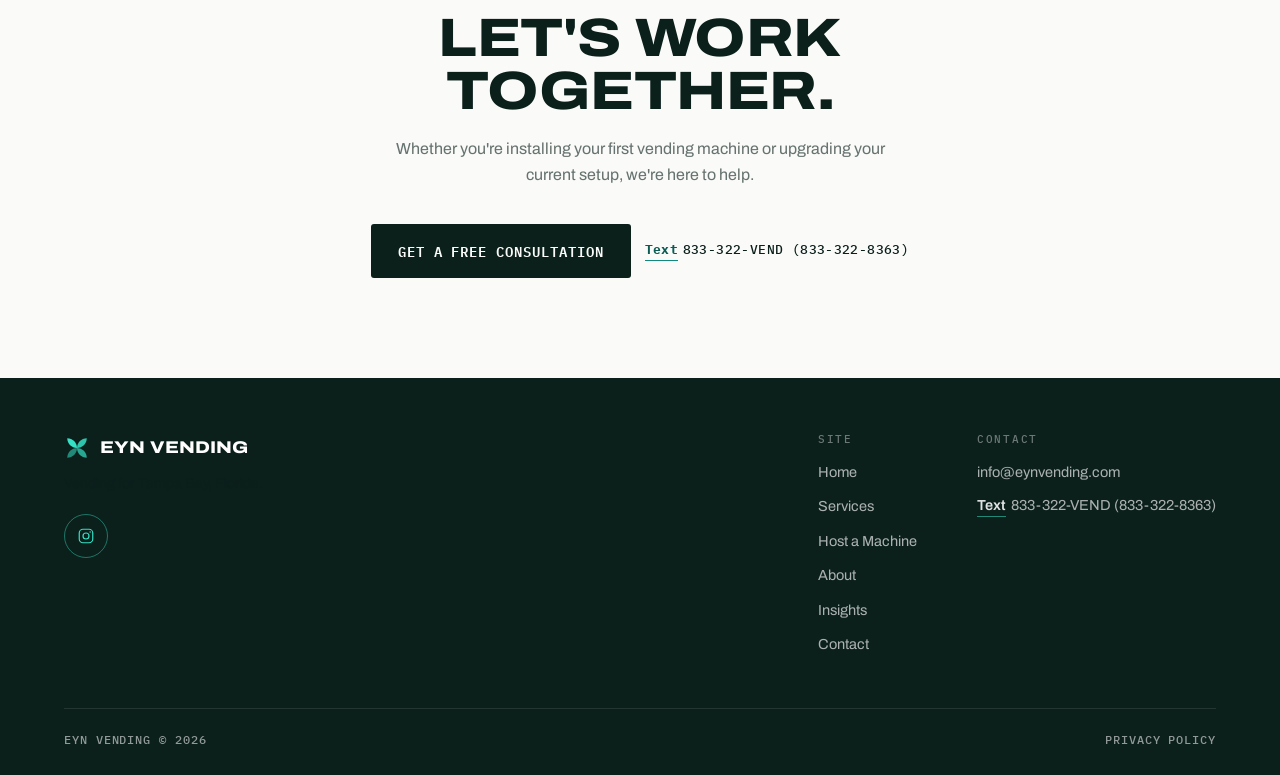
<file: about.html>
<!DOCTYPE html>
<html lang="en">
<head>
<meta charset="UTF-8">
<meta name="viewport" content="width=device-width, initial-scale=1.0">
<title>About EYN Vending | Tampa Bay</title>
<meta name="description" content="EYN Vending places and services vending machines and smart coolers across Tampa Bay, Florida.">
<link rel="canonical" href="https://www.eynvending.com/about.html">
<meta property="og:title" content="About EYN Vending | Tampa Bay">
<meta property="og:description" content="EYN Vending places and services vending machines and smart coolers across Tampa Bay, Florida.">
<meta property="og:type" content="website">
<meta property="og:url" content="https://www.eynvending.com/about.html">
<meta property="og:image" content="https://www.eynvending.com/images/tampa-skyline.jpg">
<meta property="og:image:alt" content="Tampa Bay skyline at dusk, seen across the water with downtown towers and a lit bridge">
<meta property="og:locale" content="en_US">
<meta property="og:site_name" content="EYN Vending">
<meta name="twitter:card" content="summary_large_image">
<meta name="twitter:title" content="About EYN Vending | Tampa Bay">
<meta name="twitter:description" content="EYN Vending places and services vending machines and smart coolers across Tampa Bay, Florida.">
<meta name="twitter:image" content="https://www.eynvending.com/images/tampa-skyline.jpg">
<link rel="preconnect" href="https://fonts.googleapis.com">
<link rel="preconnect" href="https://fonts.gstatic.com" crossorigin>
<link href="https://fonts.googleapis.com/css2?family=Archivo:ital,wdth,wght@0,62..125,100..900&family=IBM+Plex+Mono:wght@400;500;600;700&display=swap" rel="stylesheet">
<link rel="icon" href="favicon.ico" sizes="32x32">
<link rel="icon" href="favicon.svg" type="image/svg+xml">
<link rel="icon" href="favicon-48.png" type="image/png" sizes="48x48">
<link rel="apple-touch-icon" href="apple-touch-icon.png">
<link rel="stylesheet" href="css/style.css">
<script type="application/ld+json">
{
  "@context": "https://schema.org",
  "@type": "LocalBusiness",
  "name": "EYN Vending",
  "url": "https://www.eynvending.com",
  "telephone": "833-322-8363",
  "email": "info@eynvending.com",
  "image": "https://www.eynvending.com/images/machine-combo.jpg",
  "logo": "https://www.eynvending.com/favicon.svg",
  "description": "Full-service vending machines and smart coolers for Tampa Bay, Florida.",
  "areaServed": [
    { "@type": "Place", "name": "Tampa Bay, Florida" },
    { "@type": "City", "name": "Tampa" },
    { "@type": "City", "name": "Brandon" },
    { "@type": "City", "name": "St. Petersburg" },
    { "@type": "City", "name": "Clearwater" },
    { "@type": "AdministrativeArea", "name": "Hillsborough County" },
    { "@type": "AdministrativeArea", "name": "Pinellas County" }
  ],
  "openingHours": "24/7",
  "openingHoursSpecification": {
    "@type": "OpeningHoursSpecification",
    "dayOfWeek": ["Monday", "Tuesday", "Wednesday", "Thursday", "Friday", "Saturday", "Sunday"],
    "opens": "00:00",
    "closes": "23:59"
  }
}
</script>
</head>
<body>

<header class="site">
  <nav class="nav">
    <a href="index.html" class="brand">
      <svg class="mark" viewBox="0 0 32 32" xmlns="http://www.w3.org/2000/svg" aria-hidden="true">
        <g fill="#0F8A7E">
          <path d="M16 16C16 9.4 10.6 4 4 4C4 10.6 9.4 16 16 16Z"/>
          <path d="M16 16C16 9.4 21.4 4 28 4C28 10.6 22.6 16 16 16Z" opacity="0.85"/>
          <path d="M16 16C16 22.6 21.4 28 28 28C28 21.4 22.6 16 16 16Z" opacity="0.7"/>
          <path d="M16 16C16 22.6 10.6 28 4 28C4 21.4 9.4 16 16 16Z" opacity="0.55"/>
        </g>
      </svg>
      EYN Vending
    </a>
    <ul class="nav-links">
      <li><a href="index.html">Home</a></li>
      <li><a href="services.html">Services</a></li>
      <li><a href="host.html">Host a Machine</a></li>
      <li><a href="about.html" class="active">About</a></li>
      <li><a href="insights/">Insights</a></li>
      <li><a href="contact.html">Contact</a></li>
      <li><a href="contact.html" class="nav-cta">Free Consultation</a></li>
    </ul>
    <button class="nav-toggle" aria-label="Toggle menu"><span></span><span></span><span></span></button>
  </nav>
  <div class="ticker" aria-hidden="true">
    <div class="ticker-track">
      <span>Tampa · Brandon · St. Petersburg · Clearwater</span>
      <span>Hillsborough &amp; Pinellas</span>
      <span>Tampa Bay, Florida</span>
      <span>Installation $0.00</span>
      <span>Card · Apple Pay · Google Pay</span>
      <span>Maintenance response 24–48 hrs</span>
      <span>Tampa · Brandon · St. Petersburg · Clearwater</span>
      <span>Hillsborough &amp; Pinellas</span>
      <span>Tampa Bay, Florida</span>
      <span>Installation $0.00</span>
      <span>Card · Apple Pay · Google Pay</span>
      <span>Maintenance response 24–48 hrs</span>
    </div>
  </div>
</header>

<div class="page-header">
  <div class="wrap">
    <span class="mono">Who we are</span>
    <h1 class="hd hd-xl">Reimagining convenience, one machine at a time.</h1>
    <p>We're based in Tampa Bay, Florida — Tampa, Brandon, St. Petersburg, Clearwater, Hillsborough, and Pinellas. The work is modern, flexible vending for workplaces, schools, residential communities, and public spaces.</p>
  </div>
</div>

<!-- ============ MISSION ============ -->
<section class="pad">
  <div class="wrap">
    <div class="split">
      <div class="reveal">
        <span class="mono" style="color:var(--teal); display:block; margin-bottom:16px;">What we do</span>
        <h2 class="hd hd-lg">Full-service, from first install to every restock.</h2>
        <p style="margin-top:18px;">We provide full-service vending machines and smart coolers — from setup to restocking and maintenance — designed to keep your customers, employees, or residents happy and fueled.</p>
        <p>Whether it's a snack break, a quick drink, or a smart cooler for a busy office, we've got it covered. We believe vending shouldn't be outdated or unreliable — it should be seamless, smart, and tailored to your needs.</p>
      </div>
      <div class="ph reveal">
        <img src="images/machine-outdoor.jpg" alt="Outdoor EYN snack and drink machine with a Problems sticker for service" loading="lazy">
      </div>
    </div>
  </div>
</section>

<!-- ============ WHY EYN ============ -->
<section class="pad">
  <div class="wrap">
    <div class="sec-head reveal">
      <span class="mono">Why choose EYN</span>
      <h2 class="hd hd-lg">Smart technology,<br>without the headaches.</h2>
      <p>We use smart tech to monitor inventory, track usage trends, and keep the vending experience smooth — with fewer surprises for you.</p>
    </div>
    <div class="loop-table reveal" style="margin-top:44px;">
      <div class="loop-row">
        <span class="step">01</span>
        <h3>Cashless &amp; Contactless</h3>
        <p>Apple Pay, Google Pay, credit and debit — accepted on every machine.</p>
        <span class="loop-meta">Standard</span>
      </div>
      <div class="loop-row">
        <span class="step">02</span>
        <h3>Custom Selections</h3>
        <p>Inventory tailored to your team's preferences and dietary needs — including low-sugar, gluten-free, and vegan options.</p>
        <span class="loop-meta">Your call</span>
      </div>
      <div class="loop-row">
        <span class="step">03</span>
        <h3>Reliable Upkeep</h3>
        <p>Weekly restocks and maintenance response inside 24–48 hours, backed by remote monitoring.</p>
        <span class="loop-meta">24–48 hrs</span>
      </div>
      <div class="loop-row">
        <span class="step">04</span>
        <h3>Locally Operated</h3>
        <p>A real, responsive team behind every machine — not a call center.</p>
        <span class="loop-meta">Tampa Bay based</span>
      </div>
    </div>
  </div>
</section>

<!-- ============ WHO WE SERVE ============ -->
<section class="serve-section" style="border-bottom:1px solid var(--line);">
  <div class="wrap reveal">
    <div class="sec-head">
      <span class="mono">Our clients include</span>
    </div>
    <div class="serve-line">
      <span class="serve-chip">Office buildings &amp; coworking spaces</span>
      <span class="serve-chip">Apartment &amp; condo complexes</span>
      <span class="serve-chip">Gyms &amp; fitness studios</span>
      <span class="serve-chip">Schools &amp; universities</span>
      <span class="serve-chip">Hotels &amp; community centers</span>
    </div>
  </div>
</section>

<!-- ============ REGION ============ -->
<section class="region-band">
  <div class="region-photo">
    <img src="images/tampa-skyline.jpg" alt="Tampa Bay skyline at dusk, seen across the water with downtown towers and a lit bridge" loading="lazy">
  </div>
  <div class="region-copy reveal">
    <span class="mono">Home base: Tampa Bay, Florida</span>
    <h2 class="hd hd-md">Rooted in Tampa Bay.</h2>
    <p>We started here, and the same hands-on service covers locations across Tampa Bay, Florida.</p>
  </div>
</section>

<!-- ============ CTA ============ -->
<section class="cta-section">
  <div class="cta-inner reveal">
    <span class="cta-price">First machine or full upgrade</span>
    <h2 class="hd hd-lg">Let's work together.</h2>
    <p>Whether you're installing your first vending machine or upgrading your current setup, we're here to help.</p>
    <div class="cta-actions">
      <a href="contact.html" class="btn btn-vend">Get a Free Consultation</a>
      <span class="call-text"><a href="sms:+18333228363">Text</a> <span class="call-text-num">833-322-VEND (833-322-8363)</span></span>
    </div>
  </div>
</section>

<footer class="site">
  <div class="wrap">
    <div class="footer-top">
      <div>
        <div class="footer-brand">
          <svg class="mark" viewBox="0 0 32 32" xmlns="http://www.w3.org/2000/svg" aria-hidden="true">
            <g fill="#35E0C4">
              <path d="M16 16C16 9.4 10.6 4 4 4C4 10.6 9.4 16 16 16Z"/>
              <path d="M16 16C16 9.4 21.4 4 28 4C28 10.6 22.6 16 16 16Z" opacity="0.85"/>
              <path d="M16 16C16 22.6 21.4 28 28 28C28 21.4 22.6 16 16 16Z" opacity="0.7"/>
              <path d="M16 16C16 22.6 10.6 28 4 28C4 21.4 9.4 16 16 16Z" opacity="0.55"/>
            </g>
          </svg>
          EYN Vending
        </div>
        <p class="footer-tag">Vending for Tampa Bay, Florida.</p>
        <ul class="social-links">
          <li>
            <a href="https://www.instagram.com/eyn.vending/" target="_blank" rel="noopener" aria-label="EYN Vending on Instagram">
              <svg viewBox="0 0 24 24" fill="none" stroke="currentColor" stroke-width="1.6" aria-hidden="true">
                <rect x="3" y="3" width="18" height="18" rx="5"/>
                <circle cx="12" cy="12" r="4"/>
                <circle cx="17.5" cy="6.5" r="1" fill="currentColor" stroke="none"/>
              </svg>
            </a>
          </li>
        </ul>
      </div>
      <div class="footer-links">
        <div class="footer-col">
          <h4>Site</h4>
          <a href="index.html">Home</a>
          <a href="services.html">Services</a>
          <a href="host.html">Host a Machine</a>
          <a href="about.html">About</a>
          <a href="insights/">Insights</a>
          <a href="contact.html">Contact</a>
        </div>
        <div class="footer-col">
          <h4>Contact</h4>
          <a href="mailto:info@eynvending.com">info@eynvending.com</a>
          <span class="call-text"><a href="sms:+18333228363">Text</a> <span class="call-text-num">833-322-VEND (833-322-8363)</span></span>
        </div>
      </div>
    </div>
    <div class="footer-bottom">
      <span>EYN Vending &copy; 2026</span>
      <a href="privacy.html">Privacy Policy</a>
    </div>
  </div>
</footer>

<script src="js/main.js"></script>
</body>
</html>
</file>
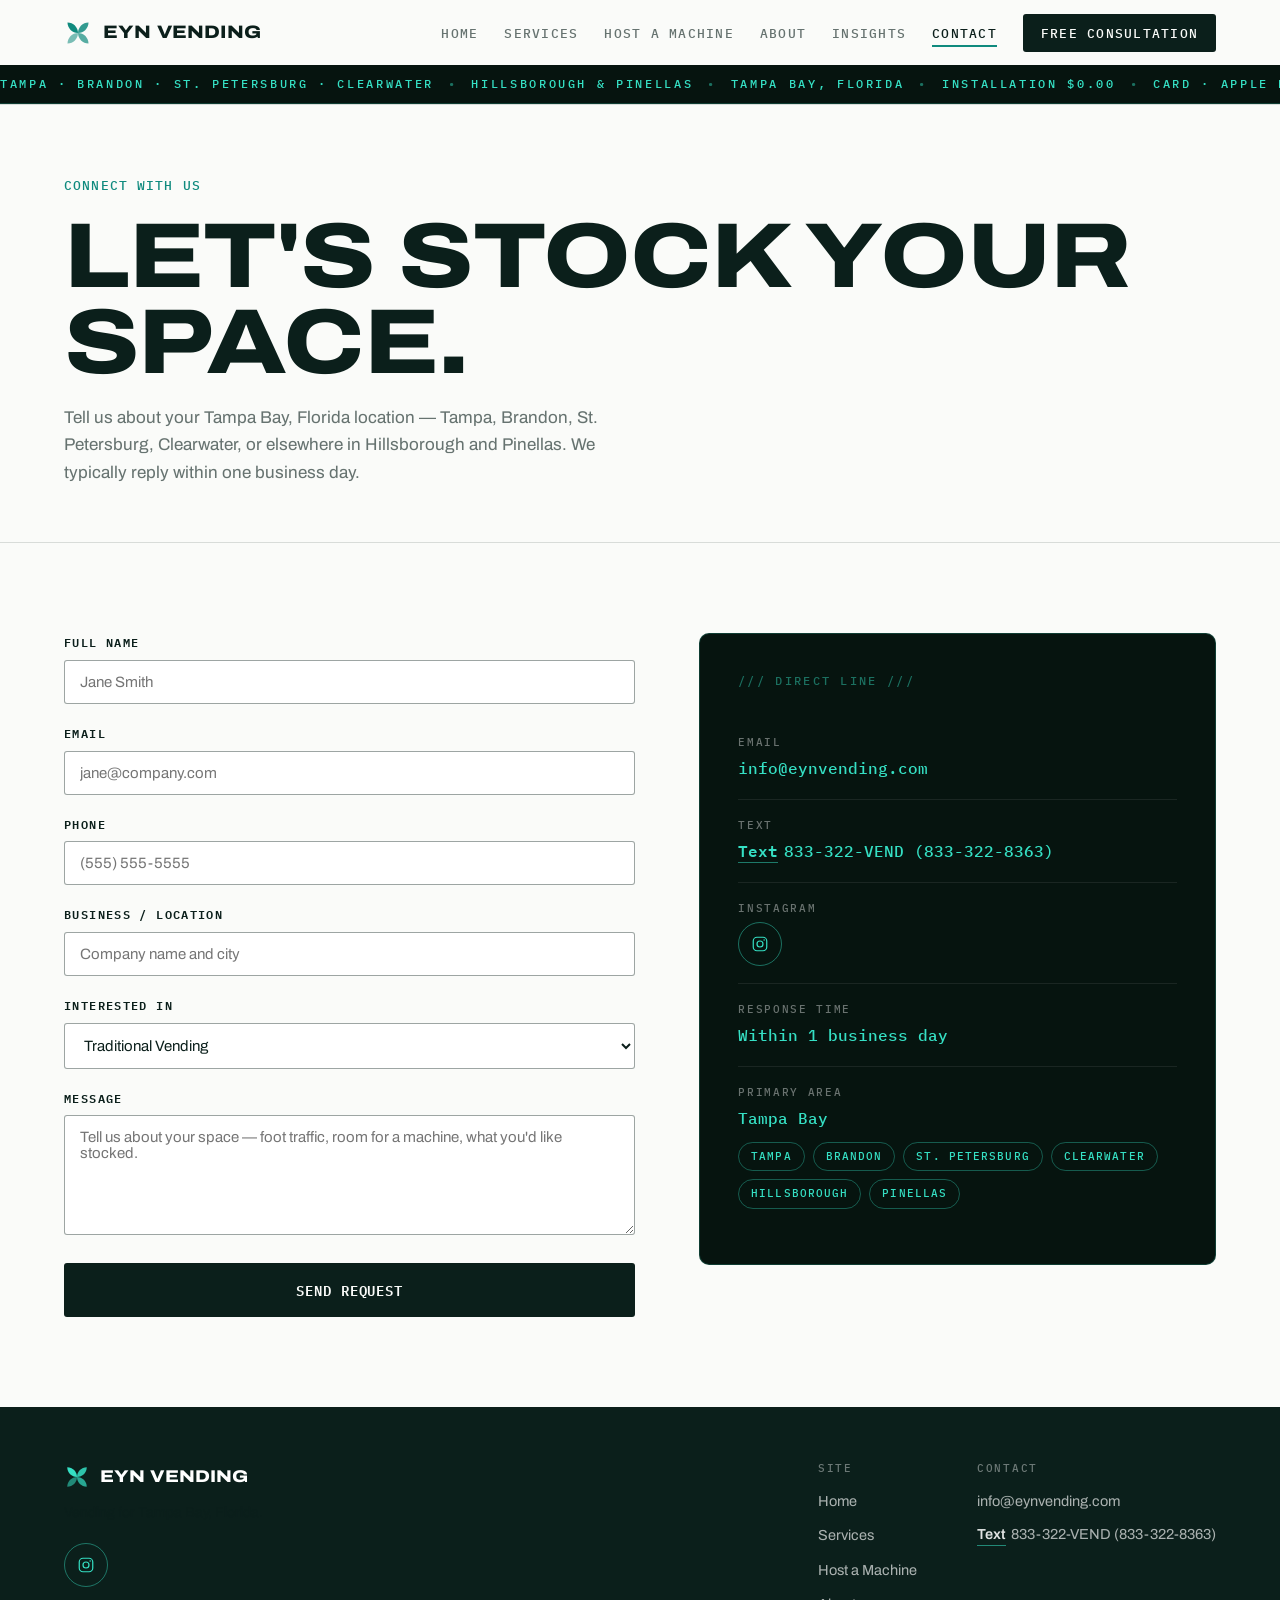
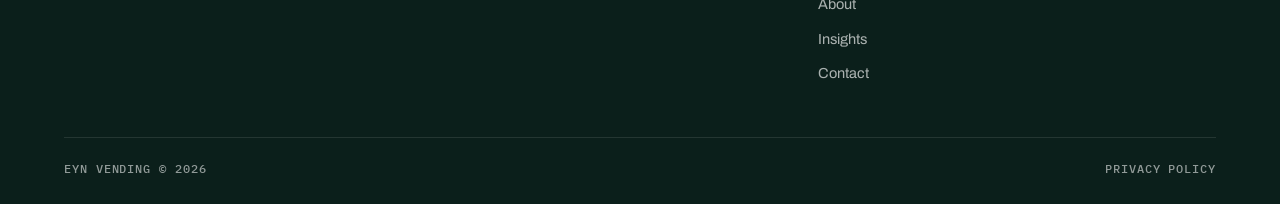
<file: contact.html>
<!DOCTYPE html>
<html lang="en">
<head>
<meta charset="UTF-8">
<meta name="viewport" content="width=device-width, initial-scale=1.0">
<title>Contact EYN Vending | Tampa Bay</title>
<meta name="description" content="Request a free vending consultation in Tampa Bay, Florida. EYN serves Tampa, Brandon, St. Petersburg, Clearwater, Hillsborough and Pinellas. Text 833-322-8363.">
<link rel="canonical" href="https://www.eynvending.com/contact.html">
<meta property="og:title" content="Contact EYN Vending | Tampa Bay">
<meta property="og:description" content="Request a free vending consultation in Tampa Bay, Florida. EYN serves Tampa, Brandon, St. Petersburg, Clearwater, Hillsborough and Pinellas. Text 833-322-8363.">
<meta property="og:type" content="website">
<meta property="og:url" content="https://www.eynvending.com/contact.html">
<meta property="og:image" content="https://www.eynvending.com/images/tampa-skyline.jpg">
<meta property="og:image:alt" content="Tampa Bay skyline at dusk, seen across the water with downtown towers and a lit bridge">
<meta property="og:locale" content="en_US">
<meta property="og:site_name" content="EYN Vending">
<meta name="twitter:card" content="summary_large_image">
<meta name="twitter:title" content="Contact EYN Vending | Tampa Bay">
<meta name="twitter:description" content="Request a free vending consultation in Tampa Bay, Florida. EYN serves Tampa, Brandon, St. Petersburg, Clearwater, Hillsborough and Pinellas. Text 833-322-8363.">
<meta name="twitter:image" content="https://www.eynvending.com/images/tampa-skyline.jpg">
<link rel="preconnect" href="https://fonts.googleapis.com">
<link rel="preconnect" href="https://fonts.gstatic.com" crossorigin>
<link href="https://fonts.googleapis.com/css2?family=Archivo:ital,wdth,wght@0,62..125,100..900&family=IBM+Plex+Mono:wght@400;500;600;700&display=swap" rel="stylesheet">
<link rel="icon" href="favicon.ico" sizes="32x32">
<link rel="icon" href="favicon.svg" type="image/svg+xml">
<link rel="icon" href="favicon-48.png" type="image/png" sizes="48x48">
<link rel="apple-touch-icon" href="apple-touch-icon.png">
<link rel="stylesheet" href="css/style.css">
<script type="application/ld+json">
{
  "@context": "https://schema.org",
  "@type": "LocalBusiness",
  "name": "EYN Vending",
  "url": "https://www.eynvending.com",
  "telephone": "833-322-8363",
  "email": "info@eynvending.com",
  "image": "https://www.eynvending.com/images/machine-combo.jpg",
  "logo": "https://www.eynvending.com/favicon.svg",
  "description": "Full-service vending machines and smart coolers for Tampa Bay, Florida.",
  "areaServed": [
    { "@type": "Place", "name": "Tampa Bay, Florida" },
    { "@type": "City", "name": "Tampa" },
    { "@type": "City", "name": "Brandon" },
    { "@type": "City", "name": "St. Petersburg" },
    { "@type": "City", "name": "Clearwater" },
    { "@type": "AdministrativeArea", "name": "Hillsborough County" },
    { "@type": "AdministrativeArea", "name": "Pinellas County" }
  ],
  "openingHours": "24/7",
  "openingHoursSpecification": {
    "@type": "OpeningHoursSpecification",
    "dayOfWeek": ["Monday", "Tuesday", "Wednesday", "Thursday", "Friday", "Saturday", "Sunday"],
    "opens": "00:00",
    "closes": "23:59"
  }
}
</script>
</head>
<body>

<header class="site">
  <nav class="nav">
    <a href="index.html" class="brand">
      <svg class="mark" viewBox="0 0 32 32" xmlns="http://www.w3.org/2000/svg" aria-hidden="true">
        <g fill="#0F8A7E">
          <path d="M16 16C16 9.4 10.6 4 4 4C4 10.6 9.4 16 16 16Z"/>
          <path d="M16 16C16 9.4 21.4 4 28 4C28 10.6 22.6 16 16 16Z" opacity="0.85"/>
          <path d="M16 16C16 22.6 21.4 28 28 28C28 21.4 22.6 16 16 16Z" opacity="0.7"/>
          <path d="M16 16C16 22.6 10.6 28 4 28C4 21.4 9.4 16 16 16Z" opacity="0.55"/>
        </g>
      </svg>
      EYN Vending
    </a>
    <ul class="nav-links">
      <li><a href="index.html">Home</a></li>
      <li><a href="services.html">Services</a></li>
      <li><a href="host.html">Host a Machine</a></li>
      <li><a href="about.html">About</a></li>
      <li><a href="insights/">Insights</a></li>
      <li><a href="contact.html" class="active">Contact</a></li>
      <li><a href="contact.html" class="nav-cta">Free Consultation</a></li>
    </ul>
    <button class="nav-toggle" aria-label="Toggle menu"><span></span><span></span><span></span></button>
  </nav>
  <div class="ticker" aria-hidden="true">
    <div class="ticker-track">
      <span>Tampa · Brandon · St. Petersburg · Clearwater</span>
      <span>Hillsborough &amp; Pinellas</span>
      <span>Tampa Bay, Florida</span>
      <span>Installation $0.00</span>
      <span>Card · Apple Pay · Google Pay</span>
      <span>Maintenance response 24–48 hrs</span>
      <span>Tampa · Brandon · St. Petersburg · Clearwater</span>
      <span>Hillsborough &amp; Pinellas</span>
      <span>Tampa Bay, Florida</span>
      <span>Installation $0.00</span>
      <span>Card · Apple Pay · Google Pay</span>
      <span>Maintenance response 24–48 hrs</span>
    </div>
  </div>
</header>

<div class="page-header">
  <div class="wrap">
    <span class="mono">Connect with us</span>
    <h1 class="hd hd-xl">Let's stock your space.</h1>
    <p>Tell us about your Tampa Bay, Florida location — Tampa, Brandon, St. Petersburg, Clearwater, or elsewhere in Hillsborough and Pinellas. We typically reply within one business day.</p>
  </div>
</div>

<section class="pad">
  <div class="wrap">
    <div class="contact-grid">
      <form id="contact-form" class="reveal">
        <div class="field">
          <label for="name">Full Name</label>
          <input type="text" id="name" name="name" required placeholder="Jane Smith">
        </div>
        <div class="field">
          <label for="email">Email</label>
          <input type="email" id="email" name="email" required placeholder="jane@company.com">
        </div>
        <div class="field">
          <label for="phone">Phone</label>
          <input type="tel" id="phone" name="phone" placeholder="(555) 555-5555">
        </div>
        <div class="field">
          <label for="location">Business / Location</label>
          <input type="text" id="location" name="location" placeholder="Company name and city">
        </div>
        <div class="field">
          <label for="interest">Interested In</label>
          <select id="interest" name="interest">
            <option>Traditional Vending</option>
            <option>Combo Machines</option>
            <option>Smart Cooler</option>
            <option>Coffee &amp; Hot Beverage</option>
            <option>Hosting a Machine</option>
            <option>Not Sure Yet</option>
          </select>
        </div>
        <div class="field">
          <label for="message">Message</label>
          <textarea id="message" name="message" placeholder="Tell us about your space — foot traffic, room for a machine, what you'd like stocked."></textarea>
        </div>
        <button type="submit" class="btn btn-vend" style="width:100%; justify-content:center;">Send Request</button>
      </form>

      <div class="contact-display reveal">
        <div class="cd-head">/// Direct line ///</div>
        <div class="cd-row">
          <div class="cd-label">Email</div>
          <div class="cd-value"><a href="mailto:info@eynvending.com">info@eynvending.com</a></div>
        </div>
        <div class="cd-row">
          <div class="cd-label">Text</div>
          <div class="cd-value"><span class="call-text"><a href="sms:+18333228363">Text</a> <span class="call-text-num">833-322-VEND (833-322-8363)</span></span></div>
        </div>
        <div class="cd-row">
          <div class="cd-label">Instagram</div>
          <ul class="social-links">
            <li>
              <a href="https://www.instagram.com/eyn.vending/" target="_blank" rel="noopener" aria-label="EYN Vending on Instagram">
                <svg viewBox="0 0 24 24" fill="none" stroke="currentColor" stroke-width="1.6" aria-hidden="true">
                  <rect x="3" y="3" width="18" height="18" rx="5"/>
                  <circle cx="12" cy="12" r="4"/>
                  <circle cx="17.5" cy="6.5" r="1" fill="currentColor" stroke="none"/>
                </svg>
              </a>
            </li>
          </ul>
        </div>
        <div class="cd-row">
          <div class="cd-label">Response time</div>
          <div class="cd-value">Within 1 business day</div>
        </div>
        <div class="cd-row">
          <div class="cd-label">Primary area</div>
          <div class="cd-value">Tampa Bay</div>
          <div class="cd-chips">
            <span>Tampa</span>
            <span>Brandon</span>
            <span>St. Petersburg</span>
            <span>Clearwater</span>
            <span>Hillsborough</span>
            <span>Pinellas</span>
          </div>
        </div>

      </div>
    </div>
  </div>
</section>

<footer class="site">
  <div class="wrap">
    <div class="footer-top">
      <div>
        <div class="footer-brand">
          <svg class="mark" viewBox="0 0 32 32" xmlns="http://www.w3.org/2000/svg" aria-hidden="true">
            <g fill="#35E0C4">
              <path d="M16 16C16 9.4 10.6 4 4 4C4 10.6 9.4 16 16 16Z"/>
              <path d="M16 16C16 9.4 21.4 4 28 4C28 10.6 22.6 16 16 16Z" opacity="0.85"/>
              <path d="M16 16C16 22.6 21.4 28 28 28C28 21.4 22.6 16 16 16Z" opacity="0.7"/>
              <path d="M16 16C16 22.6 10.6 28 4 28C4 21.4 9.4 16 16 16Z" opacity="0.55"/>
            </g>
          </svg>
          EYN Vending
        </div>
        <p class="footer-tag">Vending for Tampa Bay, Florida.</p>
        <ul class="social-links">
          <li>
            <a href="https://www.instagram.com/eyn.vending/" target="_blank" rel="noopener" aria-label="EYN Vending on Instagram">
              <svg viewBox="0 0 24 24" fill="none" stroke="currentColor" stroke-width="1.6" aria-hidden="true">
                <rect x="3" y="3" width="18" height="18" rx="5"/>
                <circle cx="12" cy="12" r="4"/>
                <circle cx="17.5" cy="6.5" r="1" fill="currentColor" stroke="none"/>
              </svg>
            </a>
          </li>
        </ul>
      </div>
      <div class="footer-links">
        <div class="footer-col">
          <h4>Site</h4>
          <a href="index.html">Home</a>
          <a href="services.html">Services</a>
          <a href="host.html">Host a Machine</a>
          <a href="about.html">About</a>
          <a href="insights/">Insights</a>
          <a href="contact.html">Contact</a>
        </div>
        <div class="footer-col">
          <h4>Contact</h4>
          <a href="mailto:info@eynvending.com">info@eynvending.com</a>
          <span class="call-text"><a href="sms:+18333228363">Text</a> <span class="call-text-num">833-322-VEND (833-322-8363)</span></span>
        </div>
      </div>
    </div>
    <div class="footer-bottom">
      <span>EYN Vending &copy; 2026</span>
      <a href="privacy.html">Privacy Policy</a>
    </div>
  </div>
</footer>

<script src="js/main.js"></script>
</body>
</html>
</file>
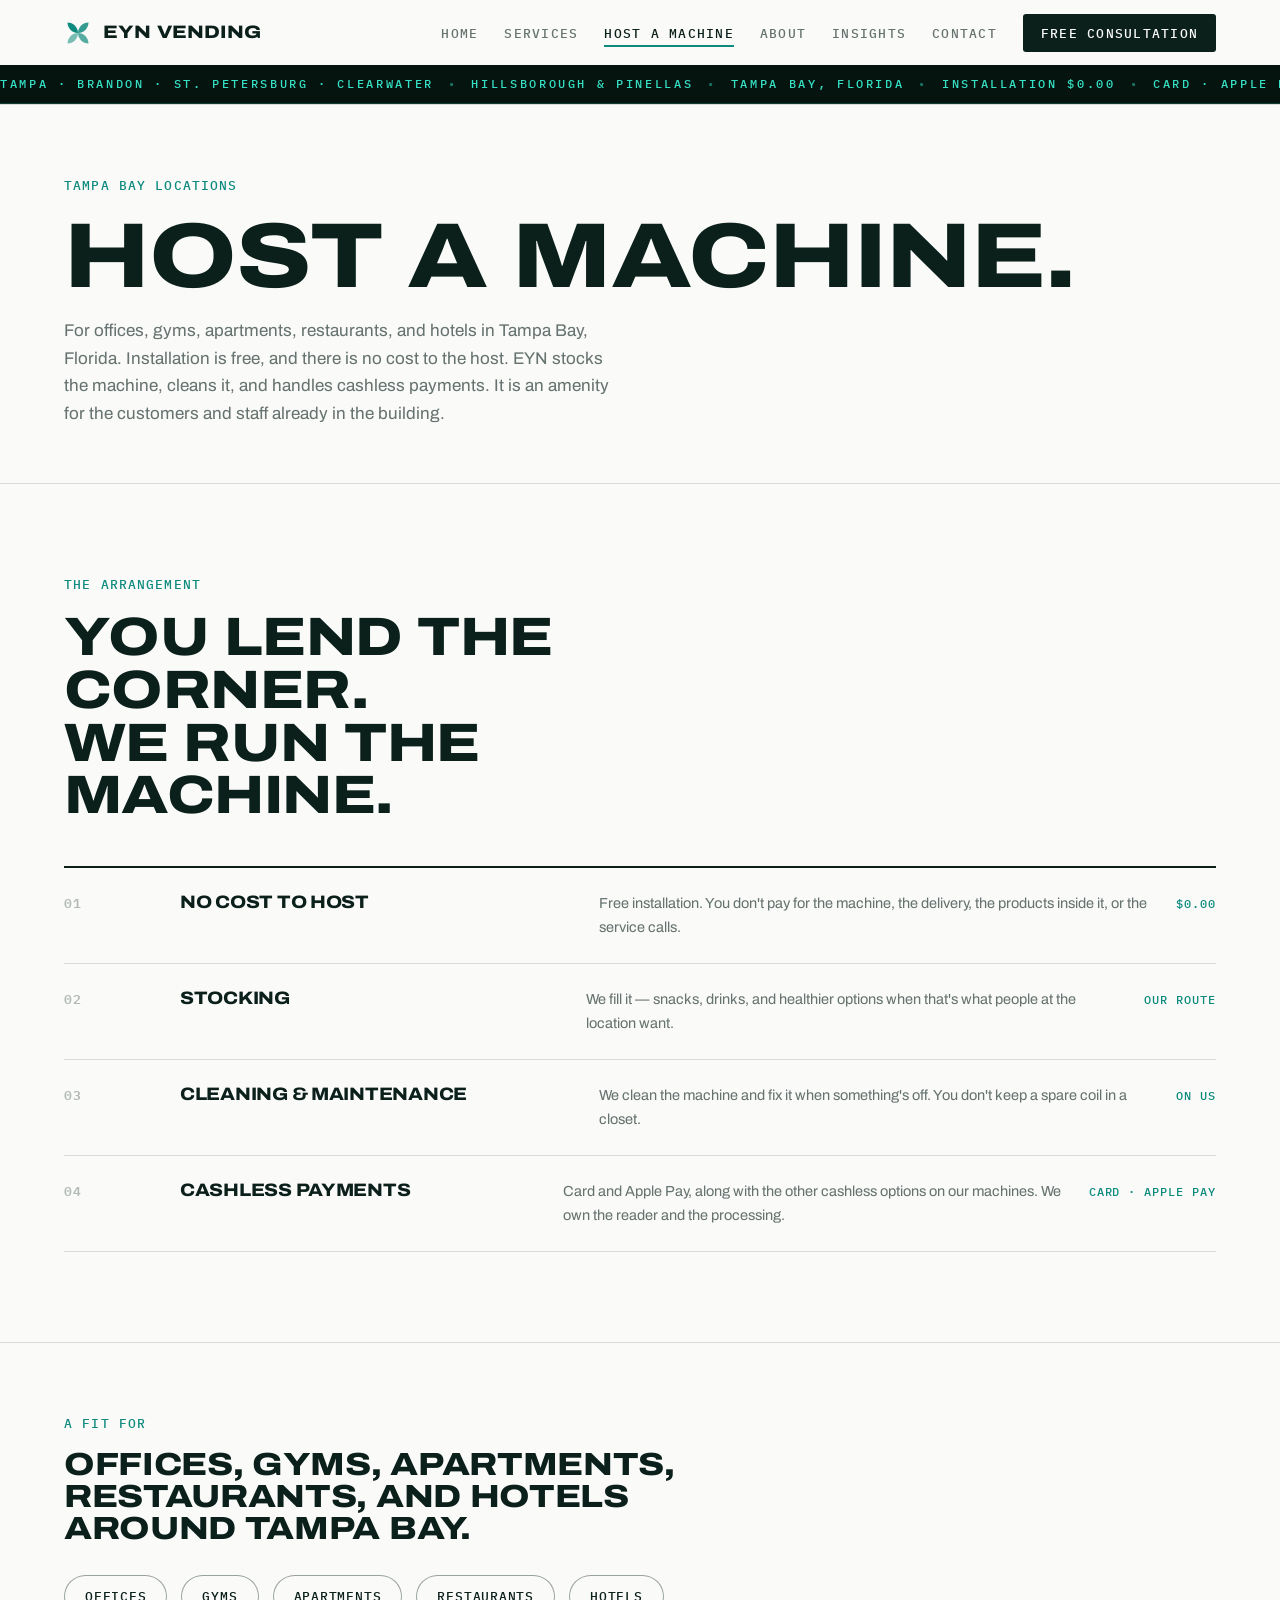
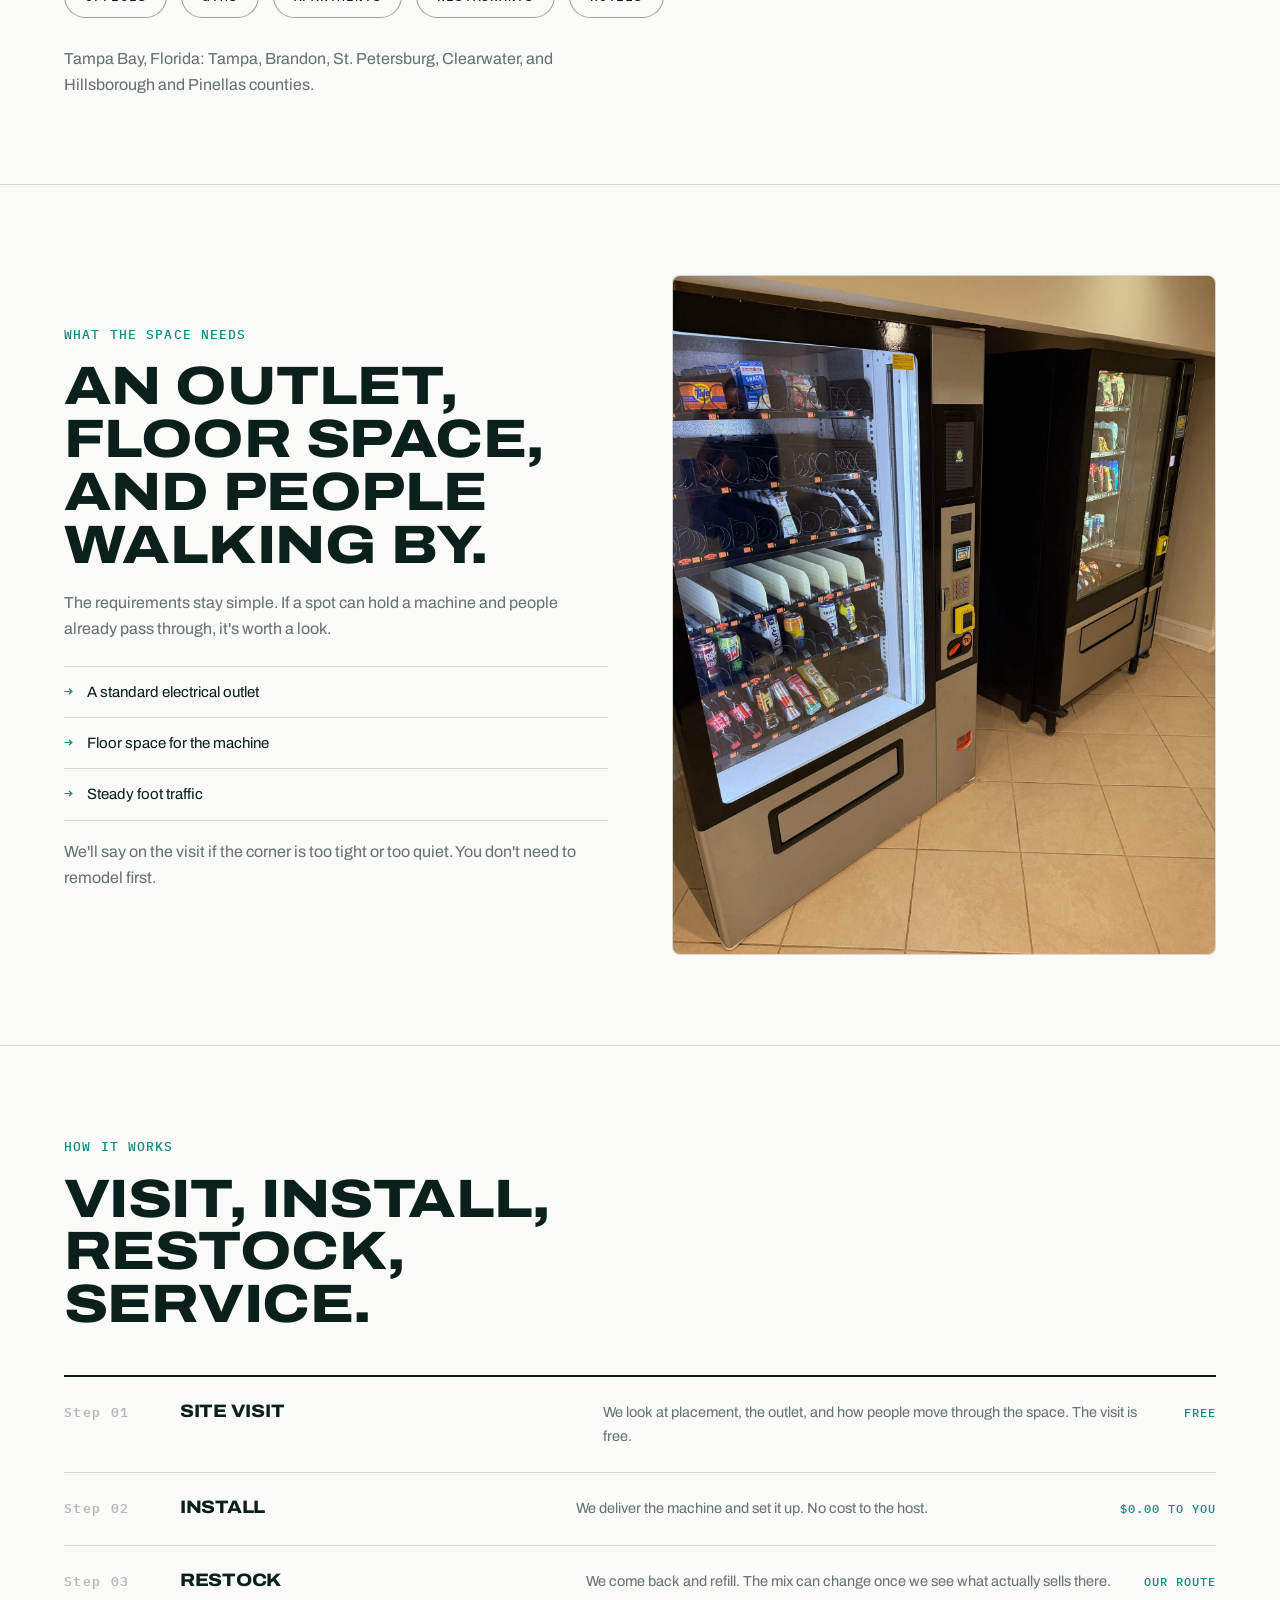
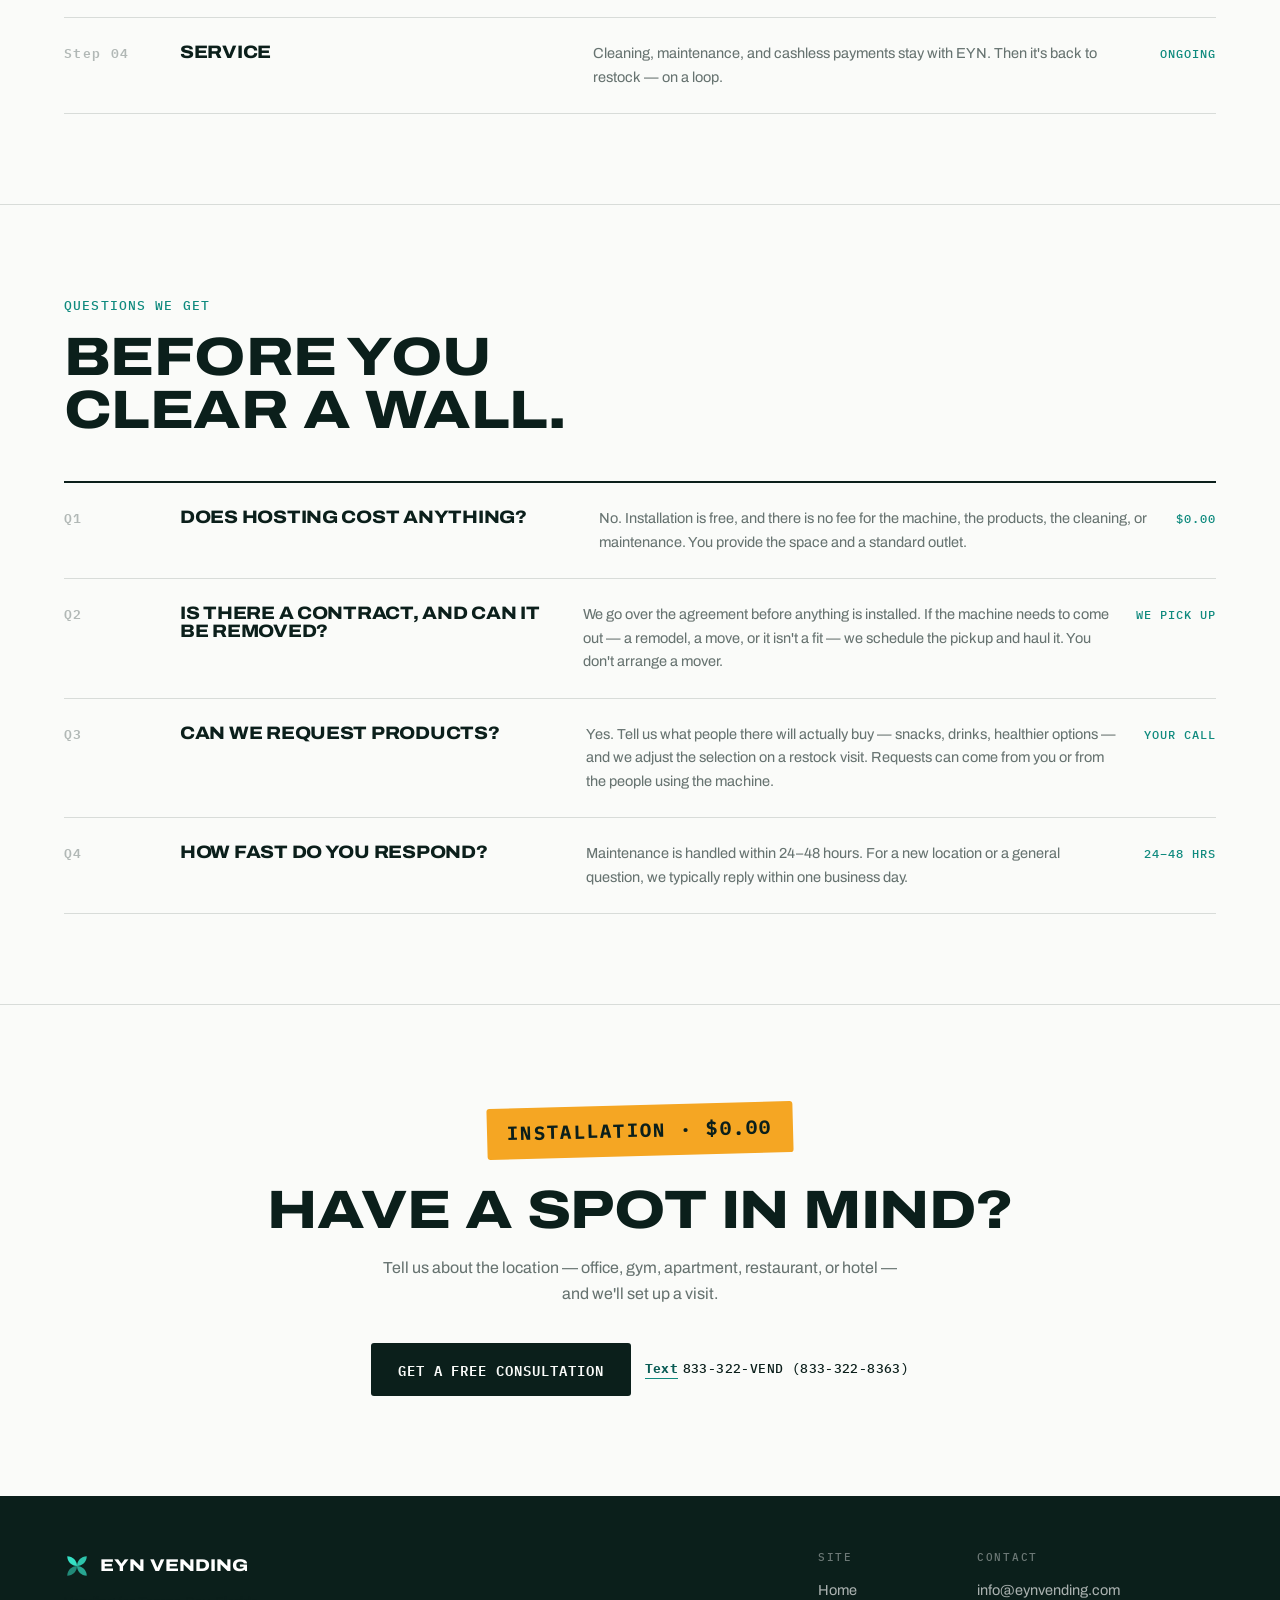
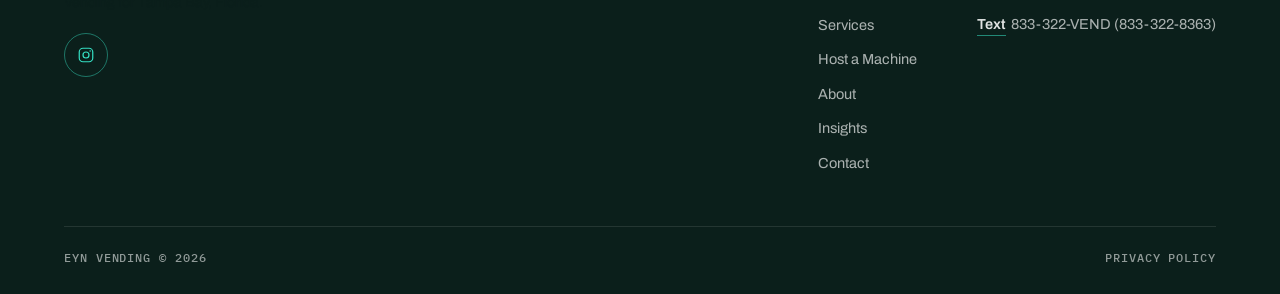
<file: host.html>
<!DOCTYPE html>
<html lang="en">
<head>
<meta charset="UTF-8">
<meta name="viewport" content="width=device-width, initial-scale=1.0">
<title>Host a Vending Machine in Tampa Bay | EYN Vending</title>
<meta name="description" content="Host a vending machine at no cost. EYN installs, stocks, cleans, and services machines for Tampa Bay offices, gyms, apartments, restaurants, and hotels.">
<link rel="canonical" href="https://www.eynvending.com/host.html">
<meta property="og:title" content="Host a Vending Machine in Tampa Bay | EYN Vending">
<meta property="og:description" content="Host a vending machine at no cost. EYN installs, stocks, cleans, and services machines for Tampa Bay offices, gyms, apartments, restaurants, and hotels.">
<meta property="og:type" content="website">
<meta property="og:url" content="https://www.eynvending.com/host.html">
<meta property="og:image" content="https://www.eynvending.com/images/machine-combo.jpg">
<meta property="og:image:alt" content="Indoor EYN snack machine and combo machine standing side by side">
<meta property="og:locale" content="en_US">
<meta property="og:site_name" content="EYN Vending">
<meta name="twitter:card" content="summary_large_image">
<meta name="twitter:title" content="Host a Vending Machine in Tampa Bay | EYN Vending">
<meta name="twitter:description" content="Host a vending machine at no cost. EYN installs, stocks, cleans, and services machines for Tampa Bay offices, gyms, apartments, restaurants, and hotels.">
<meta name="twitter:image" content="https://www.eynvending.com/images/machine-combo.jpg">
<link rel="icon" href="favicon.ico" sizes="32x32">
<link rel="icon" href="favicon.svg" type="image/svg+xml">
<link rel="icon" href="favicon-48.png" type="image/png" sizes="48x48">
<link rel="apple-touch-icon" href="apple-touch-icon.png">
<link rel="preconnect" href="https://fonts.googleapis.com">
<link rel="preconnect" href="https://fonts.gstatic.com" crossorigin>
<link href="https://fonts.googleapis.com/css2?family=Archivo:ital,wdth,wght@0,62..125,100..900&family=IBM+Plex+Mono:wght@400;500;600;700&display=swap" rel="stylesheet">
<link rel="stylesheet" href="css/style.css">
<script type="application/ld+json">
{
  "@context": "https://schema.org",
  "@type": "LocalBusiness",
  "name": "EYN Vending",
  "url": "https://www.eynvending.com",
  "telephone": "833-322-8363",
  "email": "info@eynvending.com",
  "image": "https://www.eynvending.com/images/machine-combo.jpg",
  "logo": "https://www.eynvending.com/favicon.svg",
  "description": "Full-service vending machines and smart coolers for Tampa Bay, Florida.",
  "areaServed": [
    { "@type": "Place", "name": "Tampa Bay, Florida" },
    { "@type": "City", "name": "Tampa" },
    { "@type": "City", "name": "Brandon" },
    { "@type": "City", "name": "St. Petersburg" },
    { "@type": "City", "name": "Clearwater" },
    { "@type": "AdministrativeArea", "name": "Hillsborough County" },
    { "@type": "AdministrativeArea", "name": "Pinellas County" }
  ],
  "openingHours": "24/7",
  "openingHoursSpecification": {
    "@type": "OpeningHoursSpecification",
    "dayOfWeek": ["Monday", "Tuesday", "Wednesday", "Thursday", "Friday", "Saturday", "Sunday"],
    "opens": "00:00",
    "closes": "23:59"
  }
}
</script>
</head>
<body>

<header class="site">
  <nav class="nav">
    <a href="index.html" class="brand">
      <svg class="mark" viewBox="0 0 32 32" xmlns="http://www.w3.org/2000/svg" aria-hidden="true">
        <g fill="#0F8A7E">
          <path d="M16 16C16 9.4 10.6 4 4 4C4 10.6 9.4 16 16 16Z"/>
          <path d="M16 16C16 9.4 21.4 4 28 4C28 10.6 22.6 16 16 16Z" opacity="0.85"/>
          <path d="M16 16C16 22.6 21.4 28 28 28C28 21.4 22.6 16 16 16Z" opacity="0.7"/>
          <path d="M16 16C16 22.6 10.6 28 4 28C4 21.4 9.4 16 16 16Z" opacity="0.55"/>
        </g>
      </svg>
      EYN Vending
    </a>
    <ul class="nav-links">
      <li><a href="index.html">Home</a></li>
      <li><a href="services.html">Services</a></li>
      <li><a href="host.html" class="active">Host a Machine</a></li>
      <li><a href="about.html">About</a></li>
      <li><a href="insights/">Insights</a></li>
      <li><a href="contact.html">Contact</a></li>
      <li><a href="contact.html" class="nav-cta">Free Consultation</a></li>
    </ul>
    <button class="nav-toggle" aria-label="Toggle menu"><span></span><span></span><span></span></button>
  </nav>
  <div class="ticker" aria-hidden="true">
    <div class="ticker-track">
      <span>Tampa · Brandon · St. Petersburg · Clearwater</span>
      <span>Hillsborough &amp; Pinellas</span>
      <span>Tampa Bay, Florida</span>
      <span>Installation $0.00</span>
      <span>Card · Apple Pay · Google Pay</span>
      <span>Maintenance response 24–48 hrs</span>
      <span>Tampa · Brandon · St. Petersburg · Clearwater</span>
      <span>Hillsborough &amp; Pinellas</span>
      <span>Tampa Bay, Florida</span>
      <span>Installation $0.00</span>
      <span>Card · Apple Pay · Google Pay</span>
      <span>Maintenance response 24–48 hrs</span>
    </div>
  </div>
</header>

<div class="page-header">
  <div class="wrap">
    <span class="mono">Tampa Bay locations</span>
    <h1 class="hd hd-xl">Host a machine.</h1>
    <p>For offices, gyms, apartments, restaurants, and hotels in Tampa Bay, Florida. Installation is free, and there is no cost to the host. EYN stocks the machine, cleans it, and handles cashless payments. It is an amenity for the customers and staff already in the building.</p>
  </div>
</div>

<section class="pad">
  <div class="wrap">
    <div class="sec-head reveal">
      <span class="mono">The arrangement</span>
      <h2 class="hd hd-lg">You lend the corner.<br>We run the machine.</h2>
    </div>
    <div class="loop-table reveal" style="margin-top:44px;">
      <div class="loop-row">
        <span class="step">01</span>
        <h3>No cost to host</h3>
        <p>Free installation. You don't pay for the machine, the delivery, the products inside it, or the service calls.</p>
        <span class="loop-meta">$0.00</span>
      </div>
      <div class="loop-row">
        <span class="step">02</span>
        <h3>Stocking</h3>
        <p>We fill it — snacks, drinks, and healthier options when that's what people at the location want.</p>
        <span class="loop-meta">Our route</span>
      </div>
      <div class="loop-row">
        <span class="step">03</span>
        <h3>Cleaning &amp; maintenance</h3>
        <p>We clean the machine and fix it when something's off. You don't keep a spare coil in a closet.</p>
        <span class="loop-meta">On us</span>
      </div>
      <div class="loop-row">
        <span class="step">04</span>
        <h3>Cashless payments</h3>
        <p>Card and Apple Pay, along with the other cashless options on our machines. We own the reader and the processing.</p>
        <span class="loop-meta">Card · Apple Pay</span>
      </div>
    </div>
  </div>
</section>

<section class="serve-section">
  <div class="wrap reveal">
    <div class="sec-head">
      <span class="mono">A fit for</span>
      <h2 class="hd hd-md">Offices, gyms, apartments, restaurants, and hotels around Tampa Bay.</h2>
    </div>
    <div class="serve-line">
      <span class="serve-chip">Offices</span>
      <span class="serve-chip">Gyms</span>
      <span class="serve-chip">Apartments</span>
      <span class="serve-chip">Restaurants</span>
      <span class="serve-chip">Hotels</span>
    </div>
    <p style="margin-top:28px; max-width:560px;">Tampa Bay, Florida: Tampa, Brandon, St. Petersburg, Clearwater, and Hillsborough and Pinellas counties.</p>
  </div>
</section>

<section class="pad">
  <div class="wrap">
    <div class="split">
      <div class="reveal">
        <span class="mono" style="color:var(--teal); display:block; margin-bottom:16px;">What the space needs</span>
        <h2 class="hd hd-lg">An outlet, floor space, and people walking by.</h2>
        <p style="margin-top:18px;">The requirements stay simple. If a spot can hold a machine and people already pass through, it's worth a look.</p>
        <ul class="rule-list">
          <li>A standard electrical outlet</li>
          <li>Floor space for the machine</li>
          <li>Steady foot traffic</li>
        </ul>
        <p style="margin-top:18px;">We'll say on the visit if the corner is too tight or too quiet. You don't need to remodel first.</p>
      </div>
      <div class="ph frame reveal">
        <img src="images/machine-combo.jpg" alt="Indoor EYN snack machine and combo machine standing side by side on a wood floor" loading="lazy">
      </div>
    </div>
  </div>
</section>

<section class="pad">
  <div class="wrap">
    <div class="sec-head reveal">
      <span class="mono">How it works</span>
      <h2 class="hd hd-lg">Visit, install, restock, service.</h2>
    </div>
    <div class="loop-table reveal" style="margin-top:44px;">
      <div class="loop-row">
        <span class="step">Step 01</span>
        <h3>Site visit</h3>
        <p>We look at placement, the outlet, and how people move through the space. The visit is free.</p>
        <span class="loop-meta">Free</span>
      </div>
      <div class="loop-row">
        <span class="step">Step 02</span>
        <h3>Install</h3>
        <p>We deliver the machine and set it up. No cost to the host.</p>
        <span class="loop-meta">$0.00 to you</span>
      </div>
      <div class="loop-row">
        <span class="step">Step 03</span>
        <h3>Restock</h3>
        <p>We come back and refill. The mix can change once we see what actually sells there.</p>
        <span class="loop-meta">Our route</span>
      </div>
      <div class="loop-row">
        <span class="step">Step 04</span>
        <h3>Service</h3>
        <p>Cleaning, maintenance, and cashless payments stay with EYN. Then it's back to restock — on a loop.</p>
        <span class="loop-meta">Ongoing</span>
      </div>
    </div>
  </div>
</section>

<section class="pad">
  <div class="wrap">
    <div class="sec-head reveal">
      <span class="mono">Questions we get</span>
      <h2 class="hd hd-lg">Before you clear a wall.</h2>
    </div>
    <div class="loop-table reveal" style="margin-top:44px;">
      <div class="loop-row">
        <span class="step">Q1</span>
        <h3>Does hosting cost anything?</h3>
        <p>No. Installation is free, and there is no fee for the machine, the products, the cleaning, or maintenance. You provide the space and a standard outlet.</p>
        <span class="loop-meta">$0.00</span>
      </div>
      <div class="loop-row">
        <span class="step">Q2</span>
        <h3>Is there a contract, and can it be removed?</h3>
        <p>We go over the agreement before anything is installed. If the machine needs to come out — a remodel, a move, or it isn't a fit — we schedule the pickup and haul it. You don't arrange a mover.</p>
        <span class="loop-meta">We pick up</span>
      </div>
      <div class="loop-row">
        <span class="step">Q3</span>
        <h3>Can we request products?</h3>
        <p>Yes. Tell us what people there will actually buy — snacks, drinks, healthier options — and we adjust the selection on a restock visit. Requests can come from you or from the people using the machine.</p>
        <span class="loop-meta">Your call</span>
      </div>
      <div class="loop-row">
        <span class="step">Q4</span>
        <h3>How fast do you respond?</h3>
        <p>Maintenance is handled within 24–48 hours. For a new location or a general question, we typically reply within one business day.</p>
        <span class="loop-meta">24–48 hrs</span>
      </div>
    </div>
  </div>
</section>

<section class="cta-section">
  <div class="cta-inner reveal">
    <span class="cta-price">Installation · $0.00</span>
    <h2 class="hd hd-lg">Have a spot in mind?</h2>
    <p>Tell us about the location — office, gym, apartment, restaurant, or hotel — and we'll set up a visit.</p>
    <div class="cta-actions">
      <a href="contact.html" class="btn btn-vend">Get a Free Consultation</a>
      <span class="call-text"><a href="sms:+18333228363">Text</a> <span class="call-text-num">833-322-VEND (833-322-8363)</span></span>
    </div>
  </div>
</section>

<footer class="site">
  <div class="wrap">
    <div class="footer-top">
      <div>
        <div class="footer-brand">
          <svg class="mark" viewBox="0 0 32 32" xmlns="http://www.w3.org/2000/svg" aria-hidden="true">
            <g fill="#35E0C4">
              <path d="M16 16C16 9.4 10.6 4 4 4C4 10.6 9.4 16 16 16Z"/>
              <path d="M16 16C16 9.4 21.4 4 28 4C28 10.6 22.6 16 16 16Z" opacity="0.85"/>
              <path d="M16 16C16 22.6 21.4 28 28 28C28 21.4 22.6 16 16 16Z" opacity="0.7"/>
              <path d="M16 16C16 22.6 10.6 28 4 28C4 21.4 9.4 16 16 16Z" opacity="0.55"/>
            </g>
          </svg>
          EYN Vending
        </div>
        <p class="footer-tag">Vending for Tampa Bay, Florida.</p>
        <ul class="social-links">
          <li>
            <a href="https://www.instagram.com/eyn.vending/" target="_blank" rel="noopener" aria-label="EYN Vending on Instagram">
              <svg viewBox="0 0 24 24" fill="none" stroke="currentColor" stroke-width="1.6" aria-hidden="true">
                <rect x="3" y="3" width="18" height="18" rx="5"/>
                <circle cx="12" cy="12" r="4"/>
                <circle cx="17.5" cy="6.5" r="1" fill="currentColor" stroke="none"/>
              </svg>
            </a>
          </li>
        </ul>
      </div>
      <div class="footer-links">
        <div class="footer-col">
          <h4>Site</h4>
          <a href="index.html">Home</a>
          <a href="services.html">Services</a>
          <a href="host.html">Host a Machine</a>
          <a href="about.html">About</a>
          <a href="insights/">Insights</a>
          <a href="contact.html">Contact</a>
        </div>
        <div class="footer-col">
          <h4>Contact</h4>
          <a href="mailto:info@eynvending.com">info@eynvending.com</a>
          <span class="call-text"><a href="sms:+18333228363">Text</a> <span class="call-text-num">833-322-VEND (833-322-8363)</span></span>
        </div>
      </div>
    </div>
    <div class="footer-bottom">
      <span>EYN Vending &copy; 2026</span>
      <a href="privacy.html">Privacy Policy</a>
    </div>
  </div>
</footer>

<script src="js/main.js"></script>
</body>
</html>
</file>
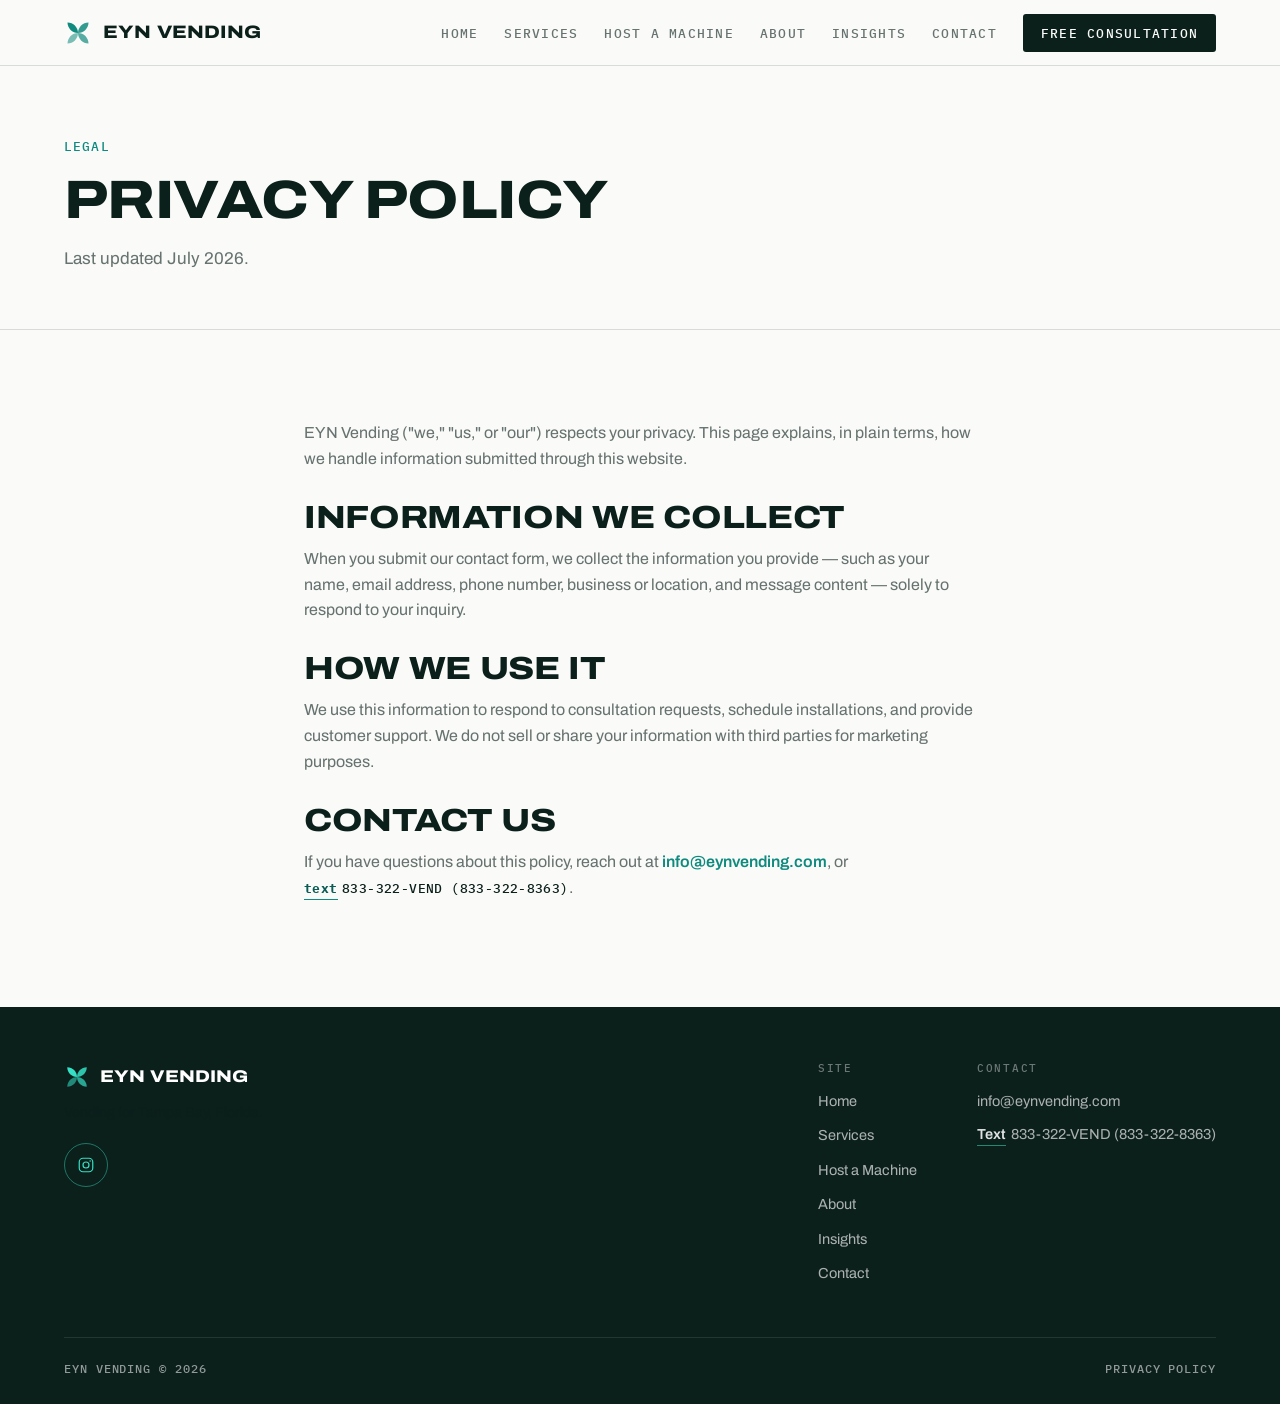
<file: privacy.html>
<!DOCTYPE html>
<html lang="en">
<head>
<meta charset="UTF-8">
<meta name="viewport" content="width=device-width, initial-scale=1.0">
<title>Privacy Policy | EYN Vending</title>
<meta name="description" content="How EYN Vending handles information submitted through eynvending.com.">
<link rel="canonical" href="https://www.eynvending.com/privacy.html">
<link rel="preconnect" href="https://fonts.googleapis.com">
<link rel="preconnect" href="https://fonts.gstatic.com" crossorigin>
<link href="https://fonts.googleapis.com/css2?family=Archivo:ital,wdth,wght@0,62..125,100..900&family=IBM+Plex+Mono:wght@400;500;600;700&display=swap" rel="stylesheet">
<link rel="icon" href="favicon.ico" sizes="32x32">
<link rel="icon" href="favicon.svg" type="image/svg+xml">
<link rel="icon" href="favicon-48.png" type="image/png" sizes="48x48">
<link rel="apple-touch-icon" href="apple-touch-icon.png">
<link rel="stylesheet" href="css/style.css">
</head>
<body>

<header class="site">
  <nav class="nav">
    <a href="index.html" class="brand">
      <svg class="mark" viewBox="0 0 32 32" xmlns="http://www.w3.org/2000/svg" aria-hidden="true">
        <g fill="#0F8A7E">
          <path d="M16 16C16 9.4 10.6 4 4 4C4 10.6 9.4 16 16 16Z"/>
          <path d="M16 16C16 9.4 21.4 4 28 4C28 10.6 22.6 16 16 16Z" opacity="0.85"/>
          <path d="M16 16C16 22.6 21.4 28 28 28C28 21.4 22.6 16 16 16Z" opacity="0.7"/>
          <path d="M16 16C16 22.6 10.6 28 4 28C4 21.4 9.4 16 16 16Z" opacity="0.55"/>
        </g>
      </svg>
      EYN Vending
    </a>
    <ul class="nav-links">
      <li><a href="index.html">Home</a></li>
      <li><a href="services.html">Services</a></li>
      <li><a href="host.html">Host a Machine</a></li>
      <li><a href="about.html">About</a></li>
      <li><a href="insights/">Insights</a></li>
      <li><a href="contact.html">Contact</a></li>
      <li><a href="contact.html" class="nav-cta">Free Consultation</a></li>
    </ul>
    <button class="nav-toggle" aria-label="Toggle menu"><span></span><span></span><span></span></button>
  </nav>
</header>

<div class="page-header">
  <div class="wrap">
    <span class="mono">Legal</span>
    <h1 class="hd hd-lg">Privacy Policy</h1>
    <p>Last updated July 2026.</p>
  </div>
</div>

<section class="pad">
  <div class="wrap" style="max-width: 760px;">
    <p>EYN Vending ("we," "us," or "our") respects your privacy. This page explains, in plain terms, how we handle information submitted through this website.</p>

    <h3 class="hd hd-md" style="margin: 30px 0 12px;">Information We Collect</h3>
    <p>When you submit our contact form, we collect the information you provide — such as your name, email address, phone number, business or location, and message content — solely to respond to your inquiry.</p>

    <h3 class="hd hd-md" style="margin: 30px 0 12px;">How We Use It</h3>
    <p>We use this information to respond to consultation requests, schedule installations, and provide customer support. We do not sell or share your information with third parties for marketing purposes.</p>

    <h3 class="hd hd-md" style="margin: 30px 0 12px;">Contact Us</h3>
    <p>If you have questions about this policy, reach out at <a href="mailto:info@eynvending.com" style="color:var(--teal); font-weight:600;">info@eynvending.com</a>, or <span class="call-text"><a href="sms:+18333228363">text</a> <span class="call-text-num">833-322-VEND (833-322-8363)</span></span>.</p>
  </div>
</section>

<footer class="site">
  <div class="wrap">
    <div class="footer-top">
      <div>
        <div class="footer-brand">
          <svg class="mark" viewBox="0 0 32 32" xmlns="http://www.w3.org/2000/svg" aria-hidden="true">
            <g fill="#35E0C4">
              <path d="M16 16C16 9.4 10.6 4 4 4C4 10.6 9.4 16 16 16Z"/>
              <path d="M16 16C16 9.4 21.4 4 28 4C28 10.6 22.6 16 16 16Z" opacity="0.85"/>
              <path d="M16 16C16 22.6 21.4 28 28 28C28 21.4 22.6 16 16 16Z" opacity="0.7"/>
              <path d="M16 16C16 22.6 10.6 28 4 28C4 21.4 9.4 16 16 16Z" opacity="0.55"/>
            </g>
          </svg>
          EYN Vending
        </div>
        <p class="footer-tag">Vending for Tampa Bay, Florida.</p>
        <ul class="social-links">
          <li>
            <a href="https://www.instagram.com/eyn.vending/" target="_blank" rel="noopener" aria-label="EYN Vending on Instagram">
              <svg viewBox="0 0 24 24" fill="none" stroke="currentColor" stroke-width="1.6" aria-hidden="true">
                <rect x="3" y="3" width="18" height="18" rx="5"/>
                <circle cx="12" cy="12" r="4"/>
                <circle cx="17.5" cy="6.5" r="1" fill="currentColor" stroke="none"/>
              </svg>
            </a>
          </li>
        </ul>
      </div>
      <div class="footer-links">
        <div class="footer-col">
          <h4>Site</h4>
          <a href="index.html">Home</a>
          <a href="services.html">Services</a>
          <a href="host.html">Host a Machine</a>
          <a href="about.html">About</a>
          <a href="insights/">Insights</a>
          <a href="contact.html">Contact</a>
        </div>
        <div class="footer-col">
          <h4>Contact</h4>
          <a href="mailto:info@eynvending.com">info@eynvending.com</a>
          <span class="call-text"><a href="sms:+18333228363">Text</a> <span class="call-text-num">833-322-VEND (833-322-8363)</span></span>
        </div>
      </div>
    </div>
    <div class="footer-bottom">
      <span>EYN Vending &copy; 2026</span>
      <a href="privacy.html">Privacy Policy</a>
    </div>
  </div>
</footer>

<script src="js/main.js"></script>
</body>
</html>
</file>
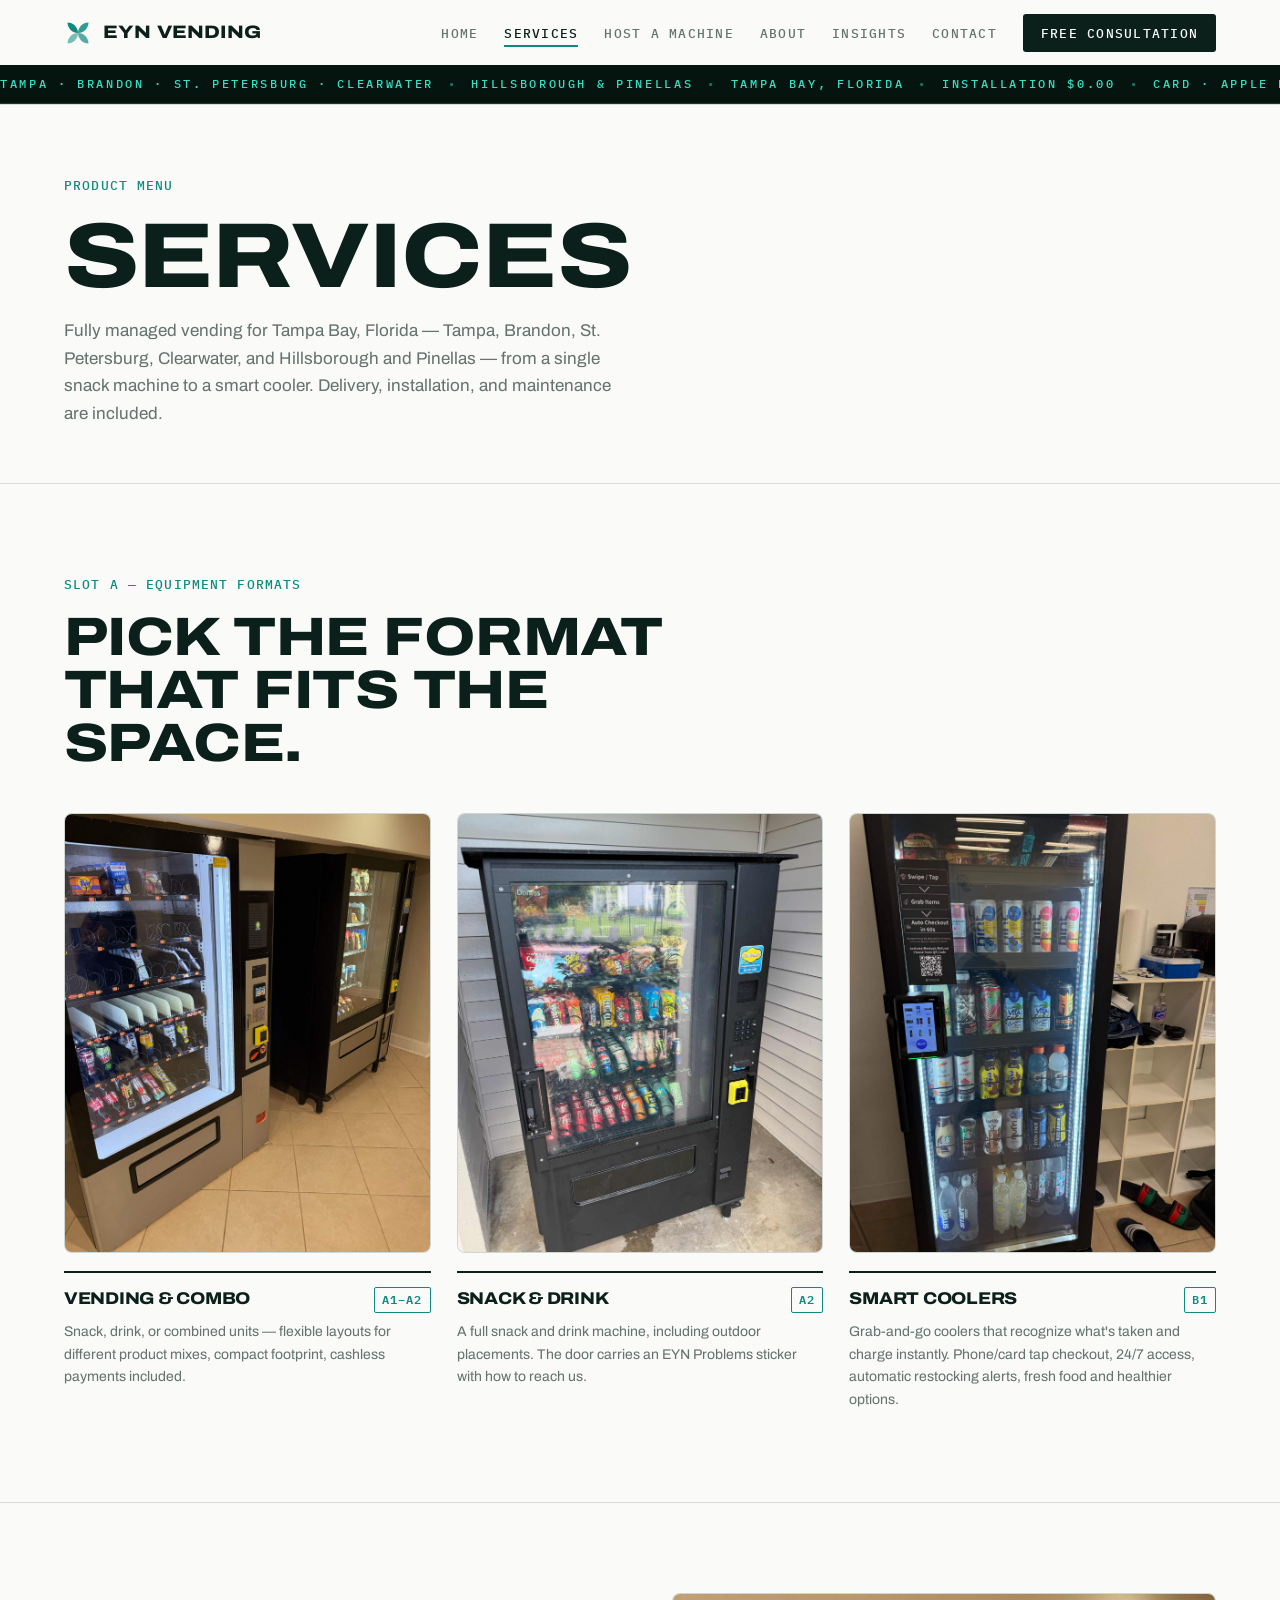
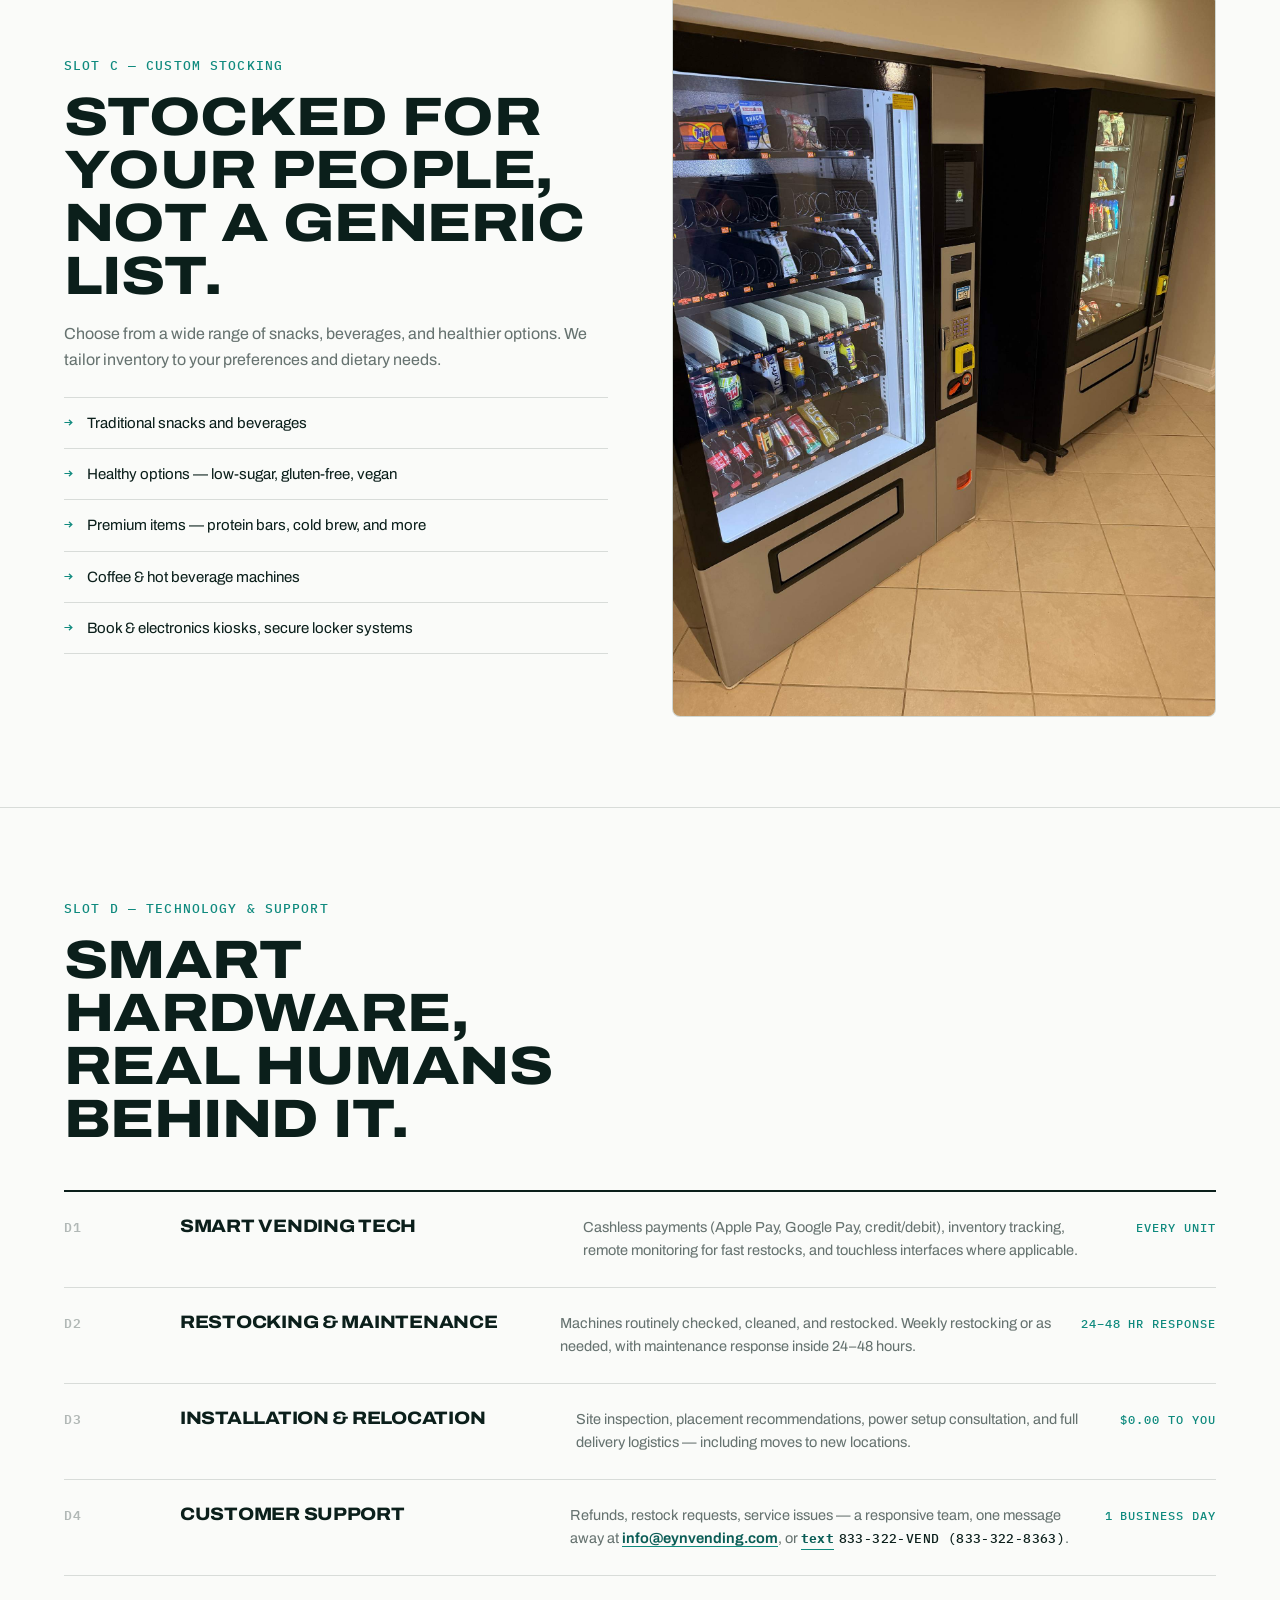
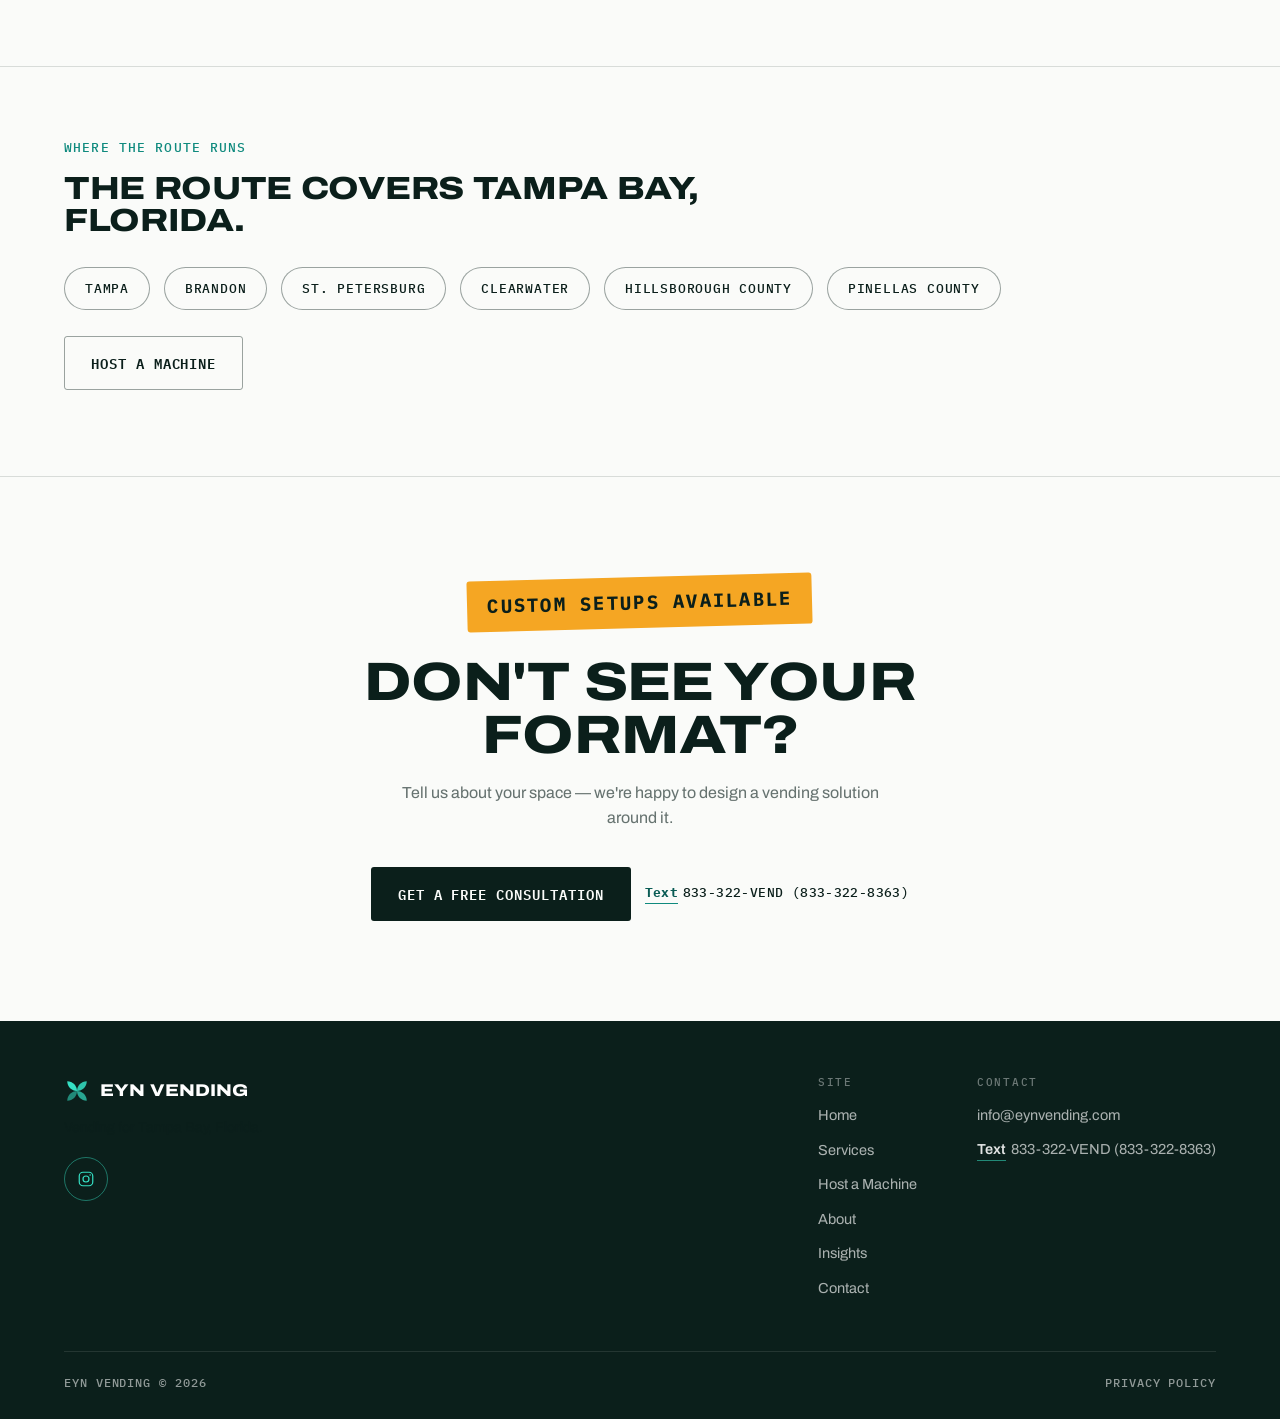
<file: services.html>
<!DOCTYPE html>
<html lang="en">
<head>
<meta charset="UTF-8">
<meta name="viewport" content="width=device-width, initial-scale=1.0">
<title>Vending Services in Tampa Bay | EYN Vending</title>
<meta name="description" content="Snack machines and smart coolers for offices, gyms, apartments, and hotels in Tampa Bay, Florida. Free installation and full service.">
<link rel="canonical" href="https://www.eynvending.com/services.html">
<meta property="og:title" content="Vending Services in Tampa Bay | EYN Vending">
<meta property="og:description" content="Snack machines and smart coolers for offices, gyms, apartments, and hotels in Tampa Bay, Florida. Free installation and full service.">
<meta property="og:type" content="website">
<meta property="og:url" content="https://www.eynvending.com/services.html">
<meta property="og:image" content="https://www.eynvending.com/images/machine-combo.jpg">
<meta property="og:image:alt" content="Indoor EYN snack machine and combo machine standing side by side">
<meta property="og:locale" content="en_US">
<meta property="og:site_name" content="EYN Vending">
<meta name="twitter:card" content="summary_large_image">
<meta name="twitter:title" content="Vending Services in Tampa Bay | EYN Vending">
<meta name="twitter:description" content="Snack machines and smart coolers for offices, gyms, apartments, and hotels in Tampa Bay, Florida. Free installation and full service.">
<meta name="twitter:image" content="https://www.eynvending.com/images/machine-combo.jpg">
<link rel="preconnect" href="https://fonts.googleapis.com">
<link rel="preconnect" href="https://fonts.gstatic.com" crossorigin>
<link href="https://fonts.googleapis.com/css2?family=Archivo:ital,wdth,wght@0,62..125,100..900&family=IBM+Plex+Mono:wght@400;500;600;700&display=swap" rel="stylesheet">
<link rel="icon" href="favicon.ico" sizes="32x32">
<link rel="icon" href="favicon.svg" type="image/svg+xml">
<link rel="icon" href="favicon-48.png" type="image/png" sizes="48x48">
<link rel="apple-touch-icon" href="apple-touch-icon.png">
<link rel="stylesheet" href="css/style.css">
<script type="application/ld+json">
{
  "@context": "https://schema.org",
  "@type": "LocalBusiness",
  "name": "EYN Vending",
  "url": "https://www.eynvending.com",
  "telephone": "833-322-8363",
  "email": "info@eynvending.com",
  "image": "https://www.eynvending.com/images/machine-combo.jpg",
  "logo": "https://www.eynvending.com/favicon.svg",
  "description": "Full-service vending machines and smart coolers for Tampa Bay, Florida.",
  "areaServed": [
    { "@type": "Place", "name": "Tampa Bay, Florida" },
    { "@type": "City", "name": "Tampa" },
    { "@type": "City", "name": "Brandon" },
    { "@type": "City", "name": "St. Petersburg" },
    { "@type": "City", "name": "Clearwater" },
    { "@type": "AdministrativeArea", "name": "Hillsborough County" },
    { "@type": "AdministrativeArea", "name": "Pinellas County" }
  ],
  "openingHours": "24/7",
  "openingHoursSpecification": {
    "@type": "OpeningHoursSpecification",
    "dayOfWeek": ["Monday", "Tuesday", "Wednesday", "Thursday", "Friday", "Saturday", "Sunday"],
    "opens": "00:00",
    "closes": "23:59"
  }
}
</script>
</head>
<body>

<header class="site">
  <nav class="nav">
    <a href="index.html" class="brand">
      <svg class="mark" viewBox="0 0 32 32" xmlns="http://www.w3.org/2000/svg" aria-hidden="true">
        <g fill="#0F8A7E">
          <path d="M16 16C16 9.4 10.6 4 4 4C4 10.6 9.4 16 16 16Z"/>
          <path d="M16 16C16 9.4 21.4 4 28 4C28 10.6 22.6 16 16 16Z" opacity="0.85"/>
          <path d="M16 16C16 22.6 21.4 28 28 28C28 21.4 22.6 16 16 16Z" opacity="0.7"/>
          <path d="M16 16C16 22.6 10.6 28 4 28C4 21.4 9.4 16 16 16Z" opacity="0.55"/>
        </g>
      </svg>
      EYN Vending
    </a>
    <ul class="nav-links">
      <li><a href="index.html">Home</a></li>
      <li><a href="services.html" class="active">Services</a></li>
      <li><a href="host.html">Host a Machine</a></li>
      <li><a href="about.html">About</a></li>
      <li><a href="insights/">Insights</a></li>
      <li><a href="contact.html">Contact</a></li>
      <li><a href="contact.html" class="nav-cta">Free Consultation</a></li>
    </ul>
    <button class="nav-toggle" aria-label="Toggle menu"><span></span><span></span><span></span></button>
  </nav>
  <div class="ticker" aria-hidden="true">
    <div class="ticker-track">
      <span>Tampa · Brandon · St. Petersburg · Clearwater</span>
      <span>Hillsborough &amp; Pinellas</span>
      <span>Tampa Bay, Florida</span>
      <span>Installation $0.00</span>
      <span>Card · Apple Pay · Google Pay</span>
      <span>Maintenance response 24–48 hrs</span>
      <span>Tampa · Brandon · St. Petersburg · Clearwater</span>
      <span>Hillsborough &amp; Pinellas</span>
      <span>Tampa Bay, Florida</span>
      <span>Installation $0.00</span>
      <span>Card · Apple Pay · Google Pay</span>
      <span>Maintenance response 24–48 hrs</span>
    </div>
  </div>
</header>

<div class="page-header">
  <div class="wrap">
    <span class="mono">Product menu</span>
    <h1 class="hd hd-xl">Services</h1>
    <p>Fully managed vending for Tampa Bay, Florida — Tampa, Brandon, St. Petersburg, Clearwater, and Hillsborough and Pinellas — from a single snack machine to a smart cooler. Delivery, installation, and maintenance are included.</p>
  </div>
</div>

<!-- ============ FORMATS ============ -->
<section class="pad">
  <div class="wrap">
    <div class="sec-head reveal">
      <span class="mono">Slot A — Equipment formats</span>
      <h2 class="hd hd-lg">Pick the format<br>that fits the space.</h2>
    </div>
    <div class="gallery" style="margin-top:44px;">
      <div class="gallery-item reveal">
        <div class="ph"><img src="images/machine-combo.jpg" alt="Indoor EYN snack machine and combo machine standing side by side on a wood floor" loading="lazy"></div>
        <div class="spec">
          <div class="spec-row">
            <h3>Vending &amp; Combo</h3>
            <span class="slot-code">A1–A2</span>
          </div>
          <p>Snack, drink, or combined units — flexible layouts for different product mixes, compact footprint, cashless payments included.</p>
        </div>
      </div>
      <div class="gallery-item reveal">
        <div class="ph"><img src="images/machine-outdoor.jpg" alt="Outdoor EYN snack and drink machine with a Problems sticker for service" loading="lazy"></div>
        <div class="spec">
          <div class="spec-row">
            <h3>Snack &amp; Drink</h3>
            <span class="slot-code">A2</span>
          </div>
          <p>A full snack and drink machine, including outdoor placements. The door carries an EYN Problems sticker with how to reach us.</p>
        </div>
      </div>
      <div class="gallery-item reveal">
        <div class="ph"><img src="images/smart-cooler.jpg" alt="Indoor EYN smart drink cooler with a glass door and a screen that reads Grab Items and Auto Checkout" loading="lazy"></div>
        <div class="spec">
          <div class="spec-row">
            <h3>Smart Coolers</h3>
            <span class="slot-code">B1</span>
          </div>
          <p>Grab-and-go coolers that recognize what's taken and charge instantly. Phone/card tap checkout, 24/7 access, automatic restocking alerts, fresh food and healthier options.</p>
        </div>
      </div>
    </div>
  </div>
</section>

<!-- ============ STOCKING ============ -->
<section class="pad">
  <div class="wrap">
    <div class="split">
      <div class="reveal">
        <span class="mono" style="color:var(--teal); display:block; margin-bottom:16px;">Slot C — Custom stocking</span>
        <h2 class="hd hd-lg">Stocked for your people, not a generic list.</h2>
        <p style="margin-top:18px;">Choose from a wide range of snacks, beverages, and healthier options. We tailor inventory to your preferences and dietary needs.</p>
        <ul class="rule-list">
          <li>Traditional snacks and beverages</li>
          <li>Healthy options — low-sugar, gluten-free, vegan</li>
          <li>Premium items — protein bars, cold brew, and more</li>
          <li>Coffee &amp; hot beverage machines</li>
          <li>Book &amp; electronics kiosks, secure locker systems</li>
        </ul>
      </div>
      <div class="ph reveal">
        <img src="images/machine-combo.jpg" alt="Indoor EYN snack machine and combo machine standing side by side on a wood floor" loading="lazy">
      </div>
    </div>
  </div>
</section>

<!-- ============ TECH & SUPPORT SPEC SHEET ============ -->
<section class="pad">
  <div class="wrap">
    <div class="sec-head reveal">
      <span class="mono">Slot D — Technology &amp; support</span>
      <h2 class="hd hd-lg">Smart hardware,<br>real humans behind it.</h2>
    </div>
    <div class="loop-table reveal" style="margin-top:44px;">
      <div class="loop-row">
        <span class="step">D1</span>
        <h3>Smart Vending Tech</h3>
        <p>Cashless payments (Apple Pay, Google Pay, credit/debit), inventory tracking, remote monitoring for fast restocks, and touchless interfaces where applicable.</p>
        <span class="loop-meta">Every unit</span>
      </div>
      <div class="loop-row">
        <span class="step">D2</span>
        <h3>Restocking &amp; Maintenance</h3>
        <p>Machines routinely checked, cleaned, and restocked. Weekly restocking or as needed, with maintenance response inside 24–48 hours.</p>
        <span class="loop-meta">24–48 hr response</span>
      </div>
      <div class="loop-row">
        <span class="step">D3</span>
        <h3>Installation &amp; Relocation</h3>
        <p>Site inspection, placement recommendations, power setup consultation, and full delivery logistics — including moves to new locations.</p>
        <span class="loop-meta">$0.00 to you</span>
      </div>
      <div class="loop-row">
        <span class="step">D4</span>
        <h3>Customer Support</h3>
        <p>Refunds, restock requests, service issues — a responsive team, one message away at <a href="mailto:info@eynvending.com">info@eynvending.com</a>, or <span class="call-text"><a href="sms:+18333228363">text</a> <span class="call-text-num">833-322-VEND (833-322-8363)</span></span>.</p>
        <span class="loop-meta">1 business day</span>
      </div>
    </div>
  </div>
</section>

<!-- ============ SERVICE AREA ============ -->
<section class="serve-section">
  <div class="wrap reveal">
    <div class="sec-head">
      <span class="mono">Where the route runs</span>
      <h2 class="hd hd-md">The route covers Tampa Bay, Florida.</h2>
    </div>
    <div class="serve-line">
      <span class="serve-chip">Tampa</span>
      <span class="serve-chip">Brandon</span>
      <span class="serve-chip">St. Petersburg</span>
      <span class="serve-chip">Clearwater</span>
      <span class="serve-chip">Hillsborough County</span>
      <span class="serve-chip">Pinellas County</span>
    </div>
    <p style="margin-top:26px;"><a href="host.html" class="btn btn-ghost">Host a Machine</a></p>
  </div>
</section>

<!-- ============ CTA ============ -->
<section class="cta-section">
  <div class="cta-inner reveal">
    <span class="cta-price">Custom setups available</span>
    <h2 class="hd hd-lg">Don't see your format?</h2>
    <p>Tell us about your space — we're happy to design a vending solution around it.</p>
    <div class="cta-actions">
      <a href="contact.html" class="btn btn-vend">Get a Free Consultation</a>
      <span class="call-text"><a href="sms:+18333228363">Text</a> <span class="call-text-num">833-322-VEND (833-322-8363)</span></span>
    </div>
  </div>
</section>

<footer class="site">
  <div class="wrap">
    <div class="footer-top">
      <div>
        <div class="footer-brand">
          <svg class="mark" viewBox="0 0 32 32" xmlns="http://www.w3.org/2000/svg" aria-hidden="true">
            <g fill="#35E0C4">
              <path d="M16 16C16 9.4 10.6 4 4 4C4 10.6 9.4 16 16 16Z"/>
              <path d="M16 16C16 9.4 21.4 4 28 4C28 10.6 22.6 16 16 16Z" opacity="0.85"/>
              <path d="M16 16C16 22.6 21.4 28 28 28C28 21.4 22.6 16 16 16Z" opacity="0.7"/>
              <path d="M16 16C16 22.6 10.6 28 4 28C4 21.4 9.4 16 16 16Z" opacity="0.55"/>
            </g>
          </svg>
          EYN Vending
        </div>
        <p class="footer-tag">Vending for Tampa Bay, Florida.</p>
        <ul class="social-links">
          <li>
            <a href="https://www.instagram.com/eyn.vending/" target="_blank" rel="noopener" aria-label="EYN Vending on Instagram">
              <svg viewBox="0 0 24 24" fill="none" stroke="currentColor" stroke-width="1.6" aria-hidden="true">
                <rect x="3" y="3" width="18" height="18" rx="5"/>
                <circle cx="12" cy="12" r="4"/>
                <circle cx="17.5" cy="6.5" r="1" fill="currentColor" stroke="none"/>
              </svg>
            </a>
          </li>
        </ul>
      </div>
      <div class="footer-links">
        <div class="footer-col">
          <h4>Site</h4>
          <a href="index.html">Home</a>
          <a href="services.html">Services</a>
          <a href="host.html">Host a Machine</a>
          <a href="about.html">About</a>
          <a href="insights/">Insights</a>
          <a href="contact.html">Contact</a>
        </div>
        <div class="footer-col">
          <h4>Contact</h4>
          <a href="mailto:info@eynvending.com">info@eynvending.com</a>
          <span class="call-text"><a href="sms:+18333228363">Text</a> <span class="call-text-num">833-322-VEND (833-322-8363)</span></span>
        </div>
      </div>
    </div>
    <div class="footer-bottom">
      <span>EYN Vending &copy; 2026</span>
      <a href="privacy.html">Privacy Policy</a>
    </div>
  </div>
</footer>

<script src="js/main.js"></script>
</body>
</html>
</file>
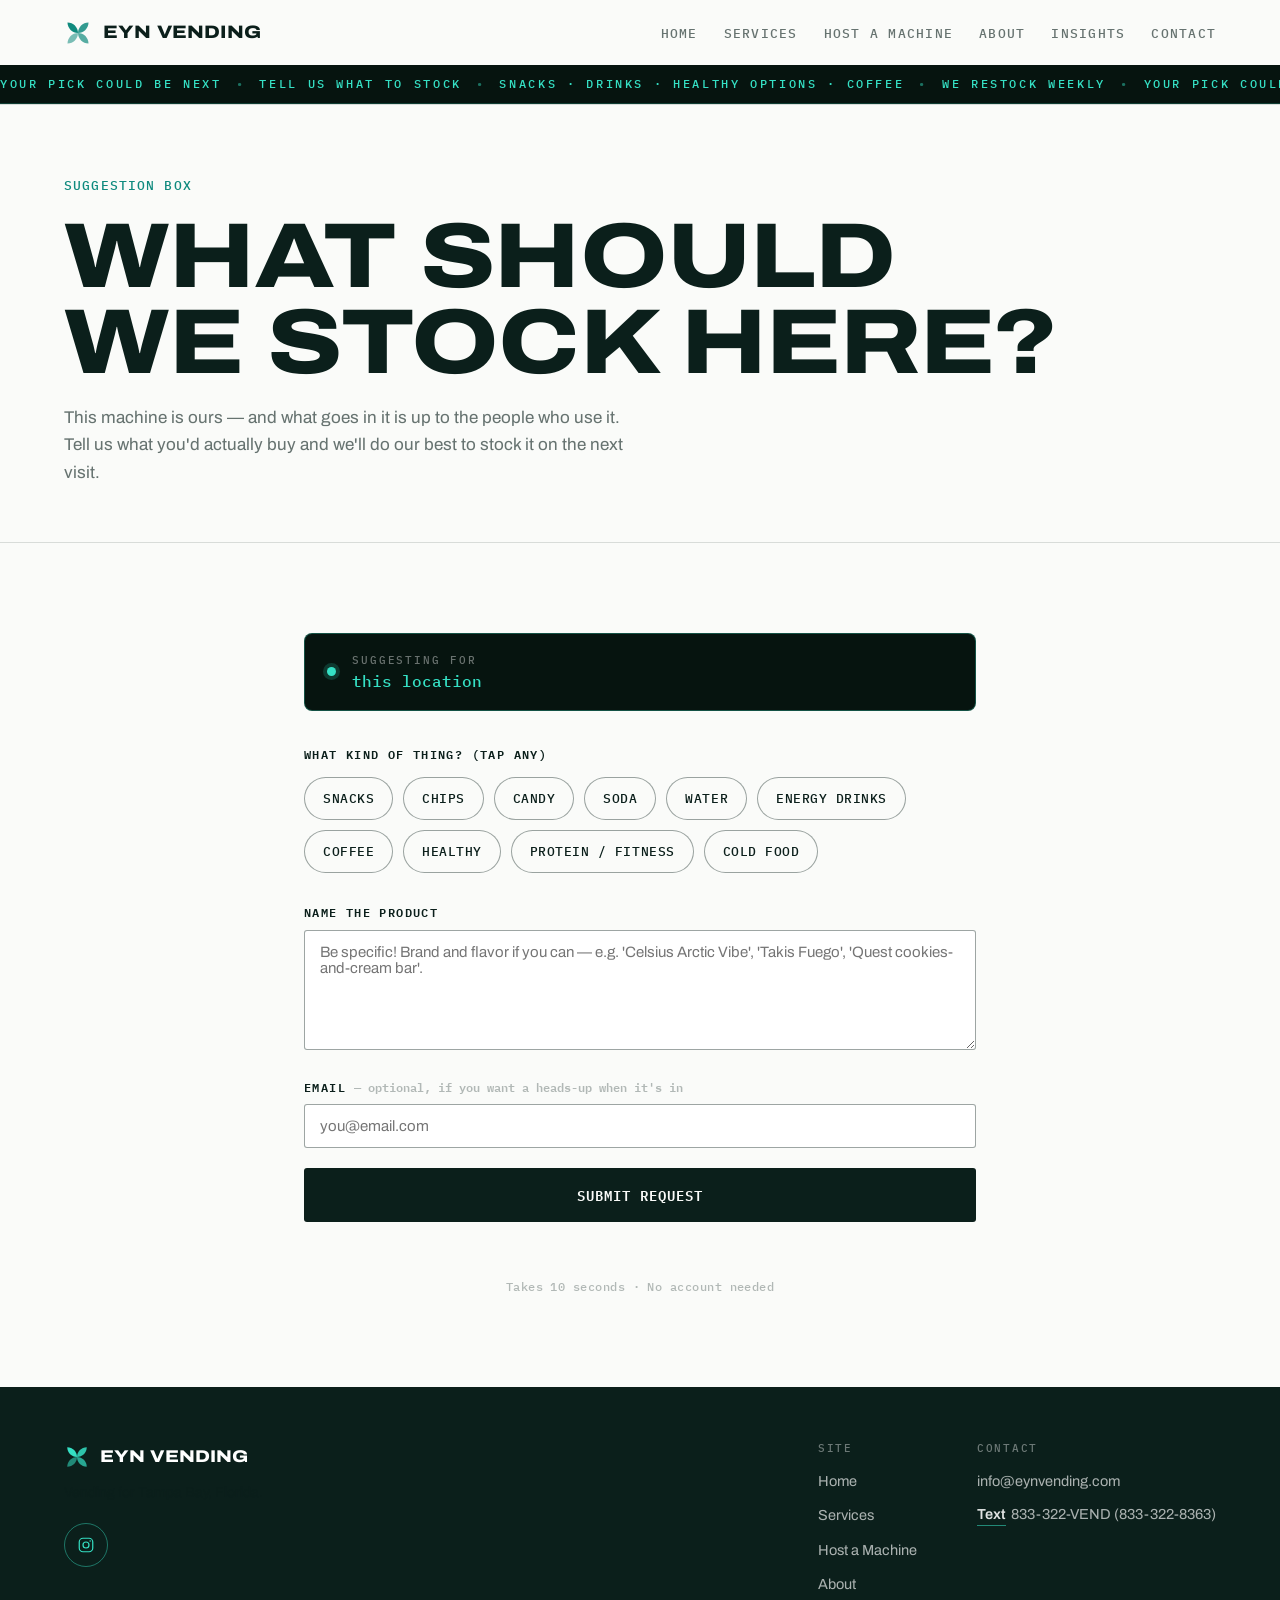
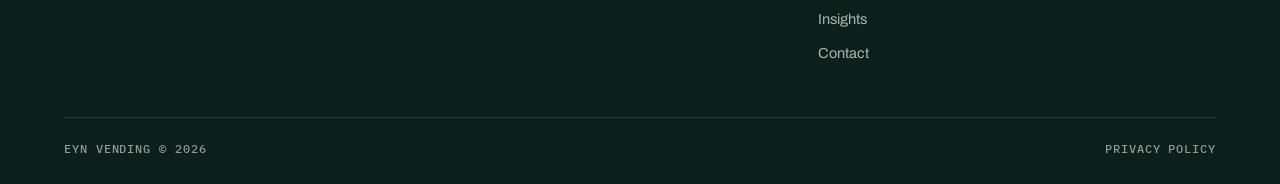
<file: suggest.html>
<!DOCTYPE html>
<html lang="en">
<head>
<meta charset="UTF-8">
<meta name="viewport" content="width=device-width, initial-scale=1.0">
<!-- Hidden from search engines: reachable only via its QR code / direct link -->
<meta name="robots" content="noindex, nofollow">
<title>Suggest a Product | EYN Vending</title>
<meta name="description" content="Tell us what you'd like stocked in this EYN Vending machine.">
<link rel="preconnect" href="https://fonts.googleapis.com">
<link rel="preconnect" href="https://fonts.gstatic.com" crossorigin>
<link href="https://fonts.googleapis.com/css2?family=Archivo:ital,wdth,wght@0,62..125,100..900&family=IBM+Plex+Mono:wght@400;500;600;700&display=swap" rel="stylesheet">
<link rel="icon" href="favicon.ico" sizes="32x32">
<link rel="icon" href="favicon.svg" type="image/svg+xml">
<link rel="icon" href="favicon-48.png" type="image/png" sizes="48x48">
<link rel="apple-touch-icon" href="apple-touch-icon.png">
<link rel="stylesheet" href="css/style.css">
</head>
<body>

<header class="site">
  <nav class="nav">
    <a href="index.html" class="brand">
      <svg class="mark" viewBox="0 0 32 32" xmlns="http://www.w3.org/2000/svg" aria-hidden="true">
        <g fill="#0F8A7E">
          <path d="M16 16C16 9.4 10.6 4 4 4C4 10.6 9.4 16 16 16Z"/>
          <path d="M16 16C16 9.4 21.4 4 28 4C28 10.6 22.6 16 16 16Z" opacity="0.85"/>
          <path d="M16 16C16 22.6 21.4 28 28 28C28 21.4 22.6 16 16 16Z" opacity="0.7"/>
          <path d="M16 16C16 22.6 10.6 28 4 28C4 21.4 9.4 16 16 16Z" opacity="0.55"/>
        </g>
      </svg>
      EYN Vending
    </a>
    <ul class="nav-links">
      <li><a href="index.html">Home</a></li>
      <li><a href="services.html">Services</a></li>
      <li><a href="host.html">Host a Machine</a></li>
      <li><a href="about.html">About</a></li>
      <li><a href="insights/">Insights</a></li>
      <li><a href="contact.html">Contact</a></li>
    </ul>
    <button class="nav-toggle" aria-label="Toggle menu"><span></span><span></span><span></span></button>
  </nav>
  <div class="ticker" aria-hidden="true">
    <div class="ticker-track">
      <span>Your pick could be next</span>
      <span>Tell us what to stock</span>
      <span>Snacks · Drinks · Healthy options · Coffee</span>
      <span>We restock weekly</span>
      <span>Your pick could be next</span>
      <span>Tell us what to stock</span>
      <span>Snacks · Drinks · Healthy options · Coffee</span>
      <span>We restock weekly</span>
    </div>
  </div>
</header>

<div class="page-header">
  <div class="wrap">
    <span class="mono">Suggestion box</span>
    <h1 class="hd hd-xl">What should<br>we stock here?</h1>
    <p>This machine is ours — and what goes in it is up to the people who use it. Tell us what you'd actually buy and we'll do our best to stock it on the next visit.</p>
  </div>
</div>

<section class="pad">
  <div class="suggest-wrap">

    <!-- Location readout, filled from the ?loc= URL parameter -->
    <div class="loc-readout reveal">
      <span class="dot"></span>
      <div>
        <div class="rd-label">Suggesting for</div>
        <div class="rd-value" id="loc-display">this location</div>
      </div>
    </div>

    <!-- FORM -->
    <form id="suggest-form" class="reveal">
      <!-- Web3Forms delivery. Replace the access_key value with your own (setup steps in the README). -->
      <input type="hidden" name="access_key" value="aab749b2-13bc-463a-bb49-253a8bfc1225">
      <input type="hidden" name="subject" value="New vending suggestion">
      <input type="hidden" name="from_name" value="EYN Vending Suggestion Box">
      <!-- Auto-filled -->
      <input type="hidden" name="location" id="loc-field" value="">
      <input type="hidden" name="categories" id="cat-field" value="">
      <!-- Honeypot spam trap -->
      <input type="checkbox" name="botcheck" style="display:none" tabindex="-1" autocomplete="off">

      <span class="cat-label">What kind of thing? (tap any)</span>
      <div class="cat-grid" id="cat-grid">
        <span class="cat-chip" data-cat="Snacks" role="button" tabindex="0">Snacks</span>
        <span class="cat-chip" data-cat="Chips" role="button" tabindex="0">Chips</span>
        <span class="cat-chip" data-cat="Candy" role="button" tabindex="0">Candy</span>
        <span class="cat-chip" data-cat="Soda / Soft drinks" role="button" tabindex="0">Soda</span>
        <span class="cat-chip" data-cat="Water / Sparkling" role="button" tabindex="0">Water</span>
        <span class="cat-chip" data-cat="Energy drinks" role="button" tabindex="0">Energy Drinks</span>
        <span class="cat-chip" data-cat="Coffee / Hot" role="button" tabindex="0">Coffee</span>
        <span class="cat-chip" data-cat="Healthy options" role="button" tabindex="0">Healthy</span>
        <span class="cat-chip" data-cat="Protein / Fitness" role="button" tabindex="0">Protein / Fitness</span>
        <span class="cat-chip" data-cat="Cold food" role="button" tabindex="0">Cold Food</span>
      </div>

      <div class="field">
        <label for="product">Name the product</label>
        <textarea id="product" name="product" required placeholder="Be specific! Brand and flavor if you can — e.g. 'Celsius Arctic Vibe', 'Takis Fuego', 'Quest cookies-and-cream bar'."></textarea>
      </div>

      <div class="field">
        <label for="email">Email <span style="color:var(--ink-30); text-transform:none; letter-spacing:0;">— optional, if you want a heads-up when it's in</span></label>
        <input type="email" id="email" name="email" placeholder="you@email.com">
      </div>

      <button type="submit" class="btn btn-vend" style="width:100%; justify-content:center;">Submit Request</button>
      <div class="form-status" id="form-status"></div>
      <div class="suggest-note">Takes 10 seconds · No account needed</div>
    </form>

    <!-- SUCCESS -->
    <div class="suggest-success" id="suggest-success">
      <svg class="ss-glyph" viewBox="0 0 60 60" fill="none" stroke="currentColor" stroke-width="2.4" aria-hidden="true">
        <circle cx="30" cy="30" r="26"/>
        <path d="M20 31 l7 7 l14 -16"/>
      </svg>
      <h2 class="hd hd-md">Request received.</h2>
      <p id="success-msg">Thanks for helping us stock this machine. We review every suggestion before the next restock.</p>
      <button type="button" class="ss-again" id="suggest-again">Suggest another</button>
    </div>

  </div>
</section>

<footer class="site">
  <div class="wrap">
    <div class="footer-top">
      <div>
        <div class="footer-brand">
          <svg class="mark" viewBox="0 0 32 32" xmlns="http://www.w3.org/2000/svg" aria-hidden="true">
            <g fill="#35E0C4">
              <path d="M16 16C16 9.4 10.6 4 4 4C4 10.6 9.4 16 16 16Z"/>
              <path d="M16 16C16 9.4 21.4 4 28 4C28 10.6 22.6 16 16 16Z" opacity="0.85"/>
              <path d="M16 16C16 22.6 21.4 28 28 28C28 21.4 22.6 16 16 16Z" opacity="0.7"/>
              <path d="M16 16C16 22.6 10.6 28 4 28C4 21.4 9.4 16 16 16Z" opacity="0.55"/>
            </g>
          </svg>
          EYN Vending
        </div>
        <p class="footer-tag">Vending for Tampa Bay, Florida.</p>
        <ul class="social-links">
          <li>
            <a href="https://www.instagram.com/eyn.vending/" target="_blank" rel="noopener" aria-label="EYN Vending on Instagram">
              <svg viewBox="0 0 24 24" fill="none" stroke="currentColor" stroke-width="1.6" aria-hidden="true">
                <rect x="3" y="3" width="18" height="18" rx="5"/>
                <circle cx="12" cy="12" r="4"/>
                <circle cx="17.5" cy="6.5" r="1" fill="currentColor" stroke="none"/>
              </svg>
            </a>
          </li>
        </ul>
      </div>
      <div class="footer-links">
        <div class="footer-col">
          <h4>Site</h4>
          <a href="index.html">Home</a>
          <a href="services.html">Services</a>
          <a href="host.html">Host a Machine</a>
          <a href="about.html">About</a>
          <a href="insights/">Insights</a>
          <a href="contact.html">Contact</a>
        </div>
        <div class="footer-col">
          <h4>Contact</h4>
          <a href="mailto:info@eynvending.com">info@eynvending.com</a>
          <span class="call-text"><a href="sms:+18333228363">Text</a> <span class="call-text-num">833-322-VEND (833-322-8363)</span></span>
        </div>
      </div>
    </div>
    <div class="footer-bottom">
      <span>EYN Vending &copy; 2026</span>
      <a href="privacy.html">Privacy Policy</a>
    </div>
  </div>
</footer>

<script src="js/main.js"></script>
</body>
</html>
</file>
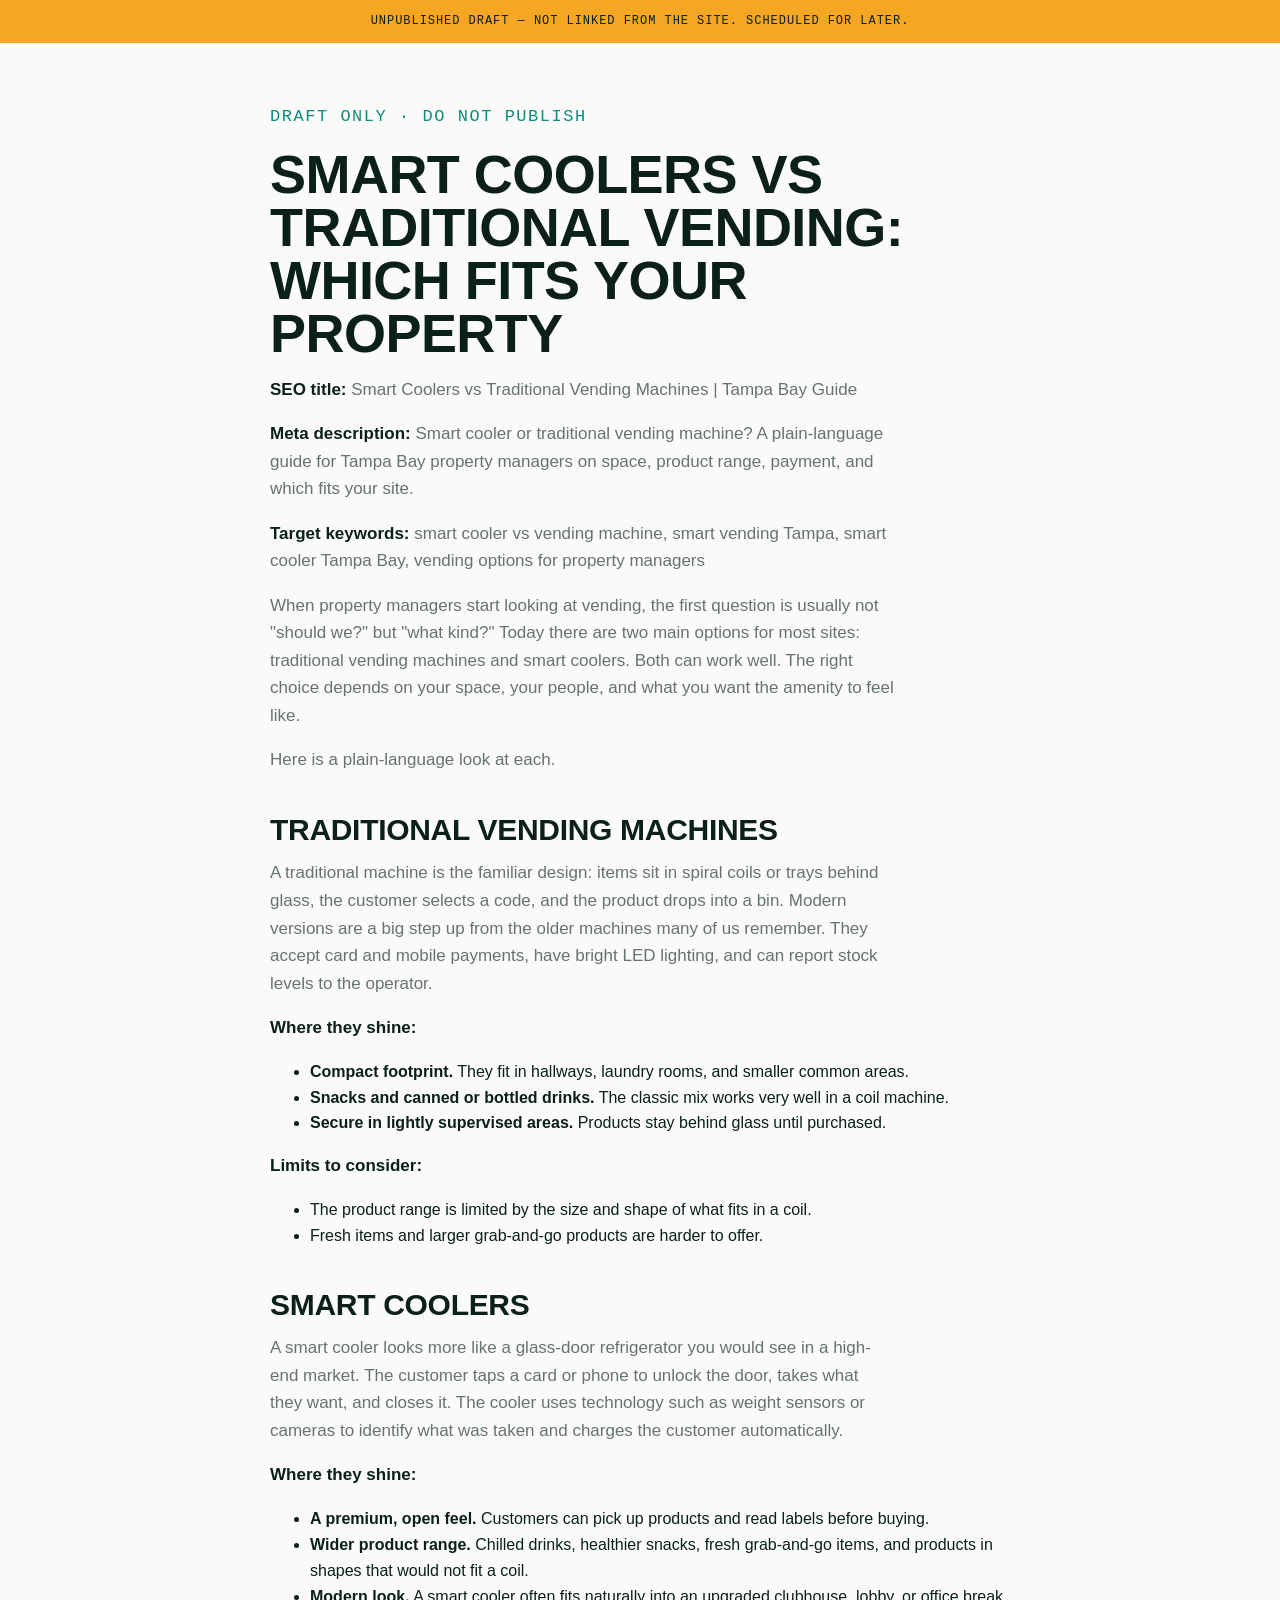
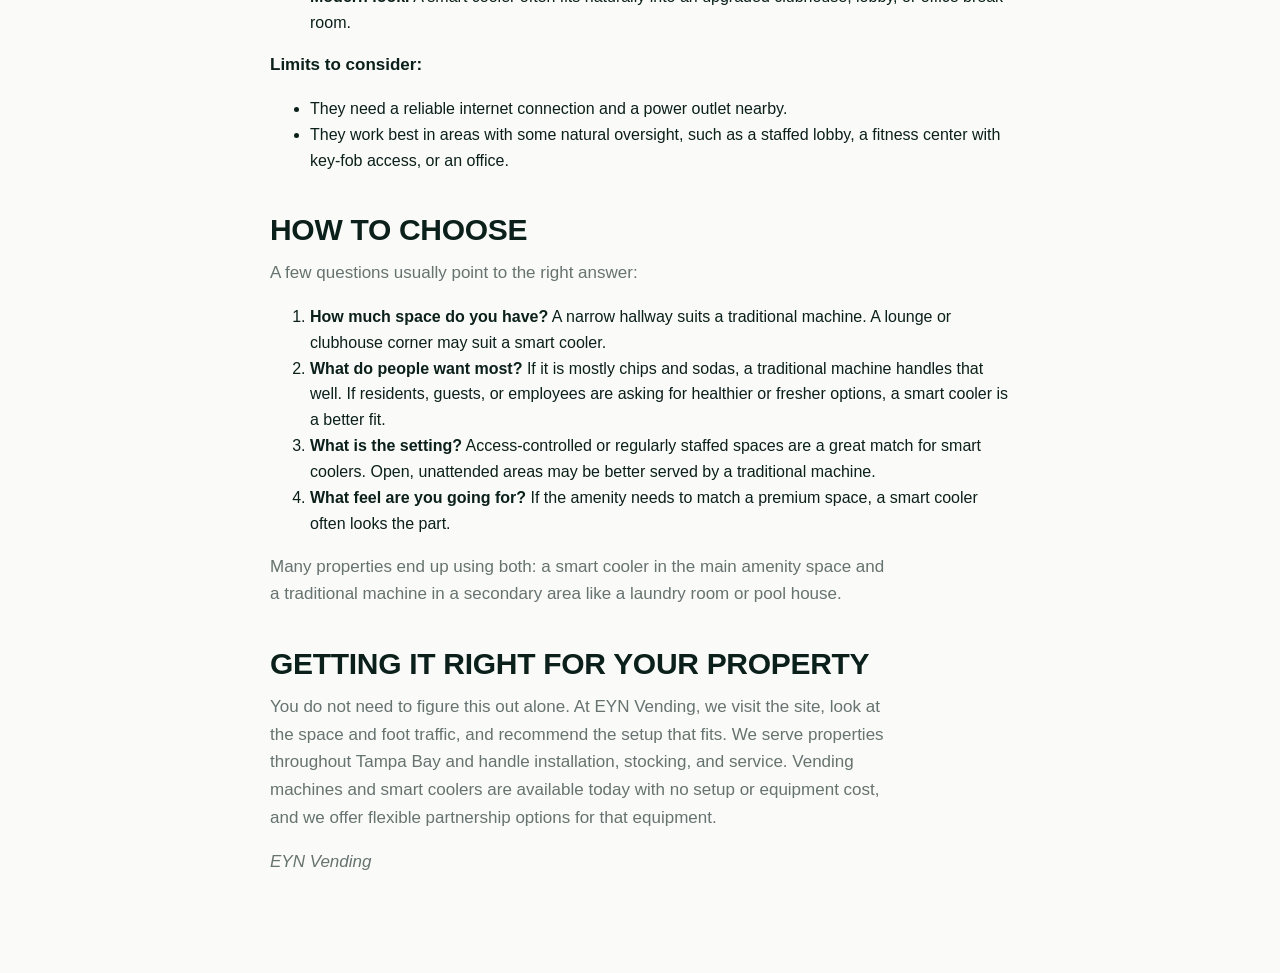
<file: drafts/UNPUBLISHED-smart-coolers-vs-traditional-vending.html>
<!DOCTYPE html>
<html lang="en">
<head>
<meta charset="UTF-8">
<meta name="viewport" content="width=device-width, initial-scale=1.0">
<meta name="robots" content="noindex, nofollow">
<title>UNPUBLISHED DRAFT — Smart Coolers vs Traditional Vending Machines | Tampa Bay Guide</title>
<meta name="description" content="Unpublished draft. Not linked from the EYN Vending site.">
<link rel="stylesheet" href="../css/style.css">
</head>
<body>
<!--
  UNPUBLISHED. Do not link this file from navigation, the footer, the sitemap,
  or any public page. Scheduled for later. Excluded in robots.txt.
  Original draft copy, markup stripped. Not edited into the published framing.
-->
<p class="draft-banner">Unpublished draft — not linked from the site. Scheduled for later.</p>
<main class="wrap article" style="padding: 48px 0 80px;">
  <p class="mono" style="color: var(--teal);">Draft only · do not publish</p>
  <h1 class="hd hd-lg" style="margin: 16px 0;">Smart coolers vs traditional vending: which fits your property</h1>
  <p><strong>SEO title:</strong> Smart Coolers vs Traditional Vending Machines | Tampa Bay Guide</p>
  <p><strong>Meta description:</strong> Smart cooler or traditional vending machine? A plain-language guide for Tampa Bay property managers on space, product range, payment, and which fits your site.</p>
  <p><strong>Target keywords:</strong> smart cooler vs vending machine, smart vending Tampa, smart cooler Tampa Bay, vending options for property managers</p>
  <p>When property managers start looking at vending, the first question is usually not "should we?" but "what kind?" Today there are two main options for most sites: traditional vending machines and smart coolers. Both can work well. The right choice depends on your space, your people, and what you want the amenity to feel like.</p>
  <p>Here is a plain-language look at each.</p>
  <h2>Traditional vending machines</h2>
  <p>A traditional machine is the familiar design: items sit in spiral coils or trays behind glass, the customer selects a code, and the product drops into a bin. Modern versions are a big step up from the older machines many of us remember. They accept card and mobile payments, have bright LED lighting, and can report stock levels to the operator.</p>
  <p><strong>Where they shine:</strong></p>
  <ul>
    <li><strong>Compact footprint.</strong> They fit in hallways, laundry rooms, and smaller common areas.</li>
    <li><strong>Snacks and canned or bottled drinks.</strong> The classic mix works very well in a coil machine.</li>
    <li><strong>Secure in lightly supervised areas.</strong> Products stay behind glass until purchased.</li>
  </ul>
  <p><strong>Limits to consider:</strong></p>
  <ul>
    <li>The product range is limited by the size and shape of what fits in a coil.</li>
    <li>Fresh items and larger grab-and-go products are harder to offer.</li>
  </ul>
  <h2>Smart coolers</h2>
  <p>A smart cooler looks more like a glass-door refrigerator you would see in a high-end market. The customer taps a card or phone to unlock the door, takes what they want, and closes it. The cooler uses technology such as weight sensors or cameras to identify what was taken and charges the customer automatically.</p>
  <p><strong>Where they shine:</strong></p>
  <ul>
    <li><strong>A premium, open feel.</strong> Customers can pick up products and read labels before buying.</li>
    <li><strong>Wider product range.</strong> Chilled drinks, healthier snacks, fresh grab-and-go items, and products in shapes that would not fit a coil.</li>
    <li><strong>Modern look.</strong> A smart cooler often fits naturally into an upgraded clubhouse, lobby, or office break room.</li>
  </ul>
  <p><strong>Limits to consider:</strong></p>
  <ul>
    <li>They need a reliable internet connection and a power outlet nearby.</li>
    <li>They work best in areas with some natural oversight, such as a staffed lobby, a fitness center with key-fob access, or an office.</li>
  </ul>
  <h2>How to choose</h2>
  <p>A few questions usually point to the right answer:</p>
  <ol>
    <li><strong>How much space do you have?</strong> A narrow hallway suits a traditional machine. A lounge or clubhouse corner may suit a smart cooler.</li>
    <li><strong>What do people want most?</strong> If it is mostly chips and sodas, a traditional machine handles that well. If residents, guests, or employees are asking for healthier or fresher options, a smart cooler is a better fit.</li>
    <li><strong>What is the setting?</strong> Access-controlled or regularly staffed spaces are a great match for smart coolers. Open, unattended areas may be better served by a traditional machine.</li>
    <li><strong>What feel are you going for?</strong> If the amenity needs to match a premium space, a smart cooler often looks the part.</li>
  </ol>
  <p>Many properties end up using both: a smart cooler in the main amenity space and a traditional machine in a secondary area like a laundry room or pool house.</p>
  <h2>Getting it right for your property</h2>
  <p>You do not need to figure this out alone. At EYN Vending, we visit the site, look at the space and foot traffic, and recommend the setup that fits. We serve properties throughout Tampa Bay and handle installation, stocking, and service. Vending machines and smart coolers are available today with no setup or equipment cost, and we offer flexible partnership options for that equipment.</p>
  <p><em>EYN Vending</em></p>
</main>
</body>
</html>
</file>
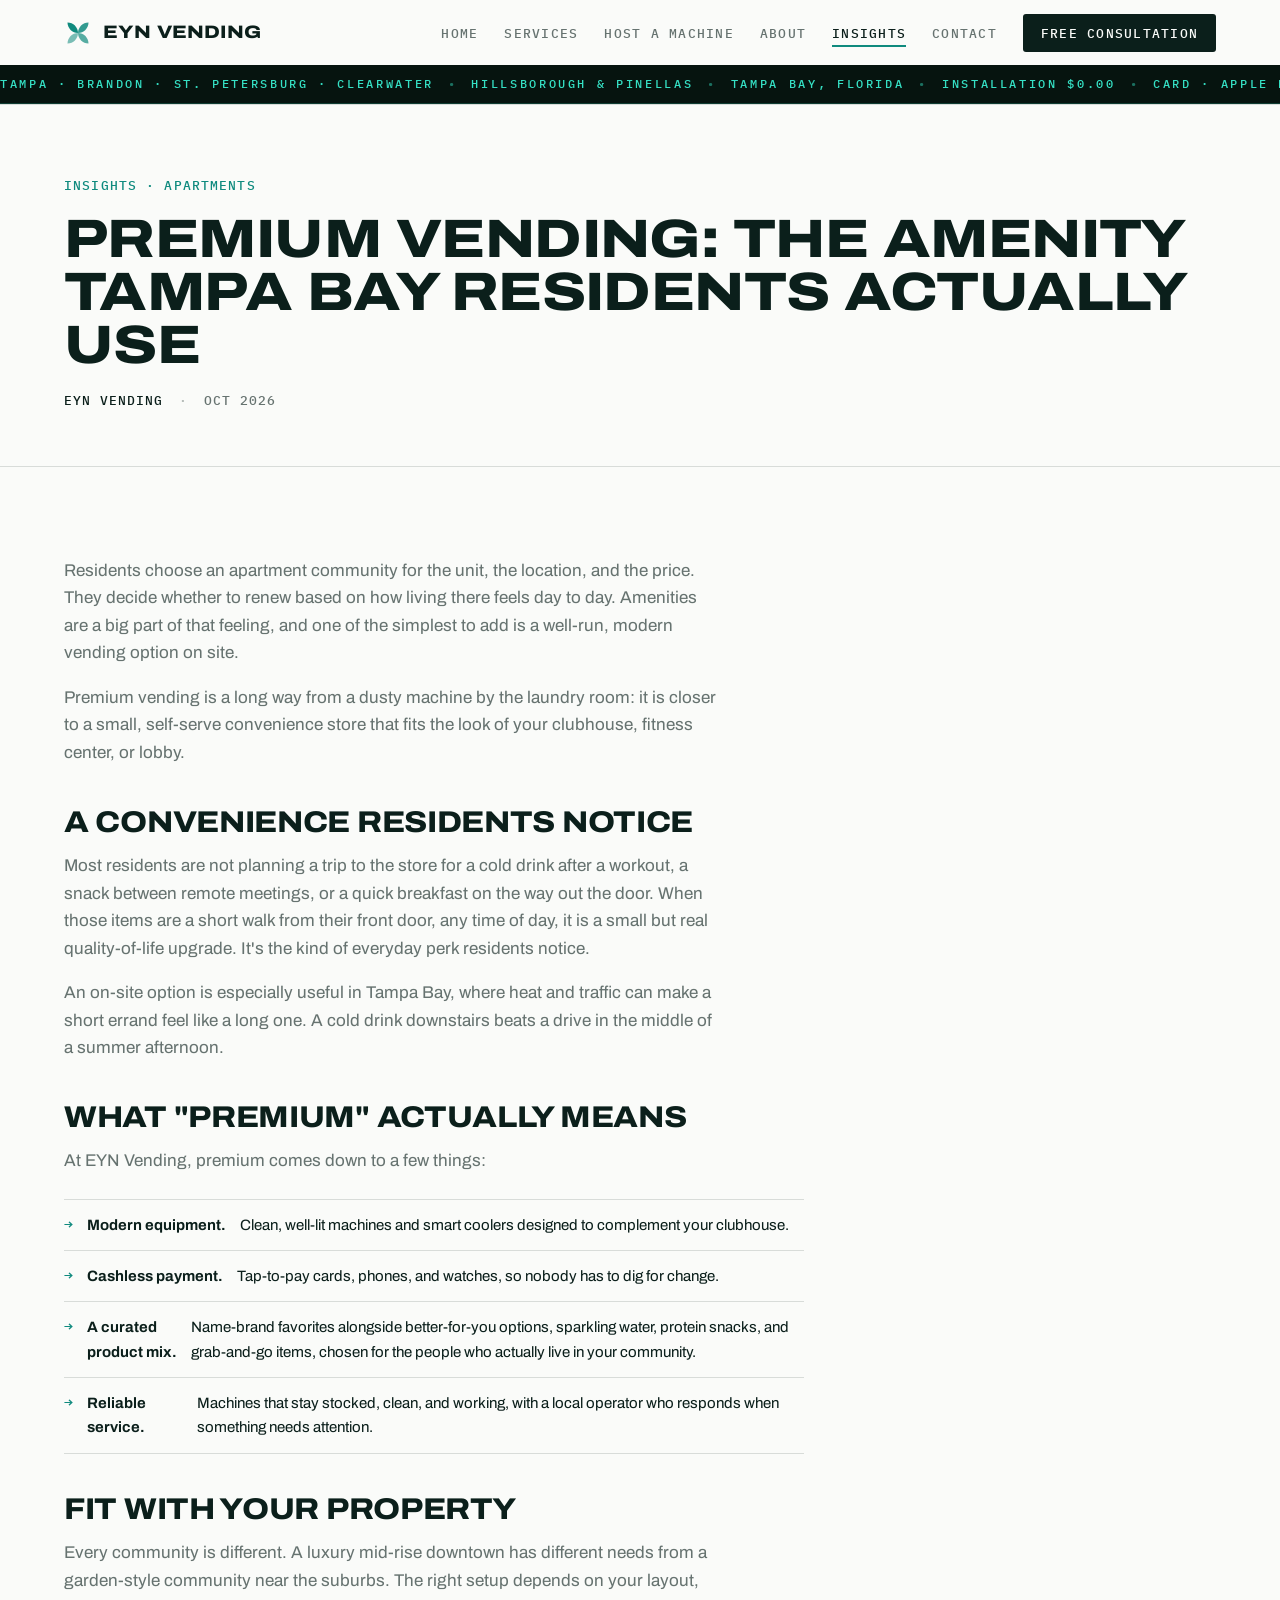
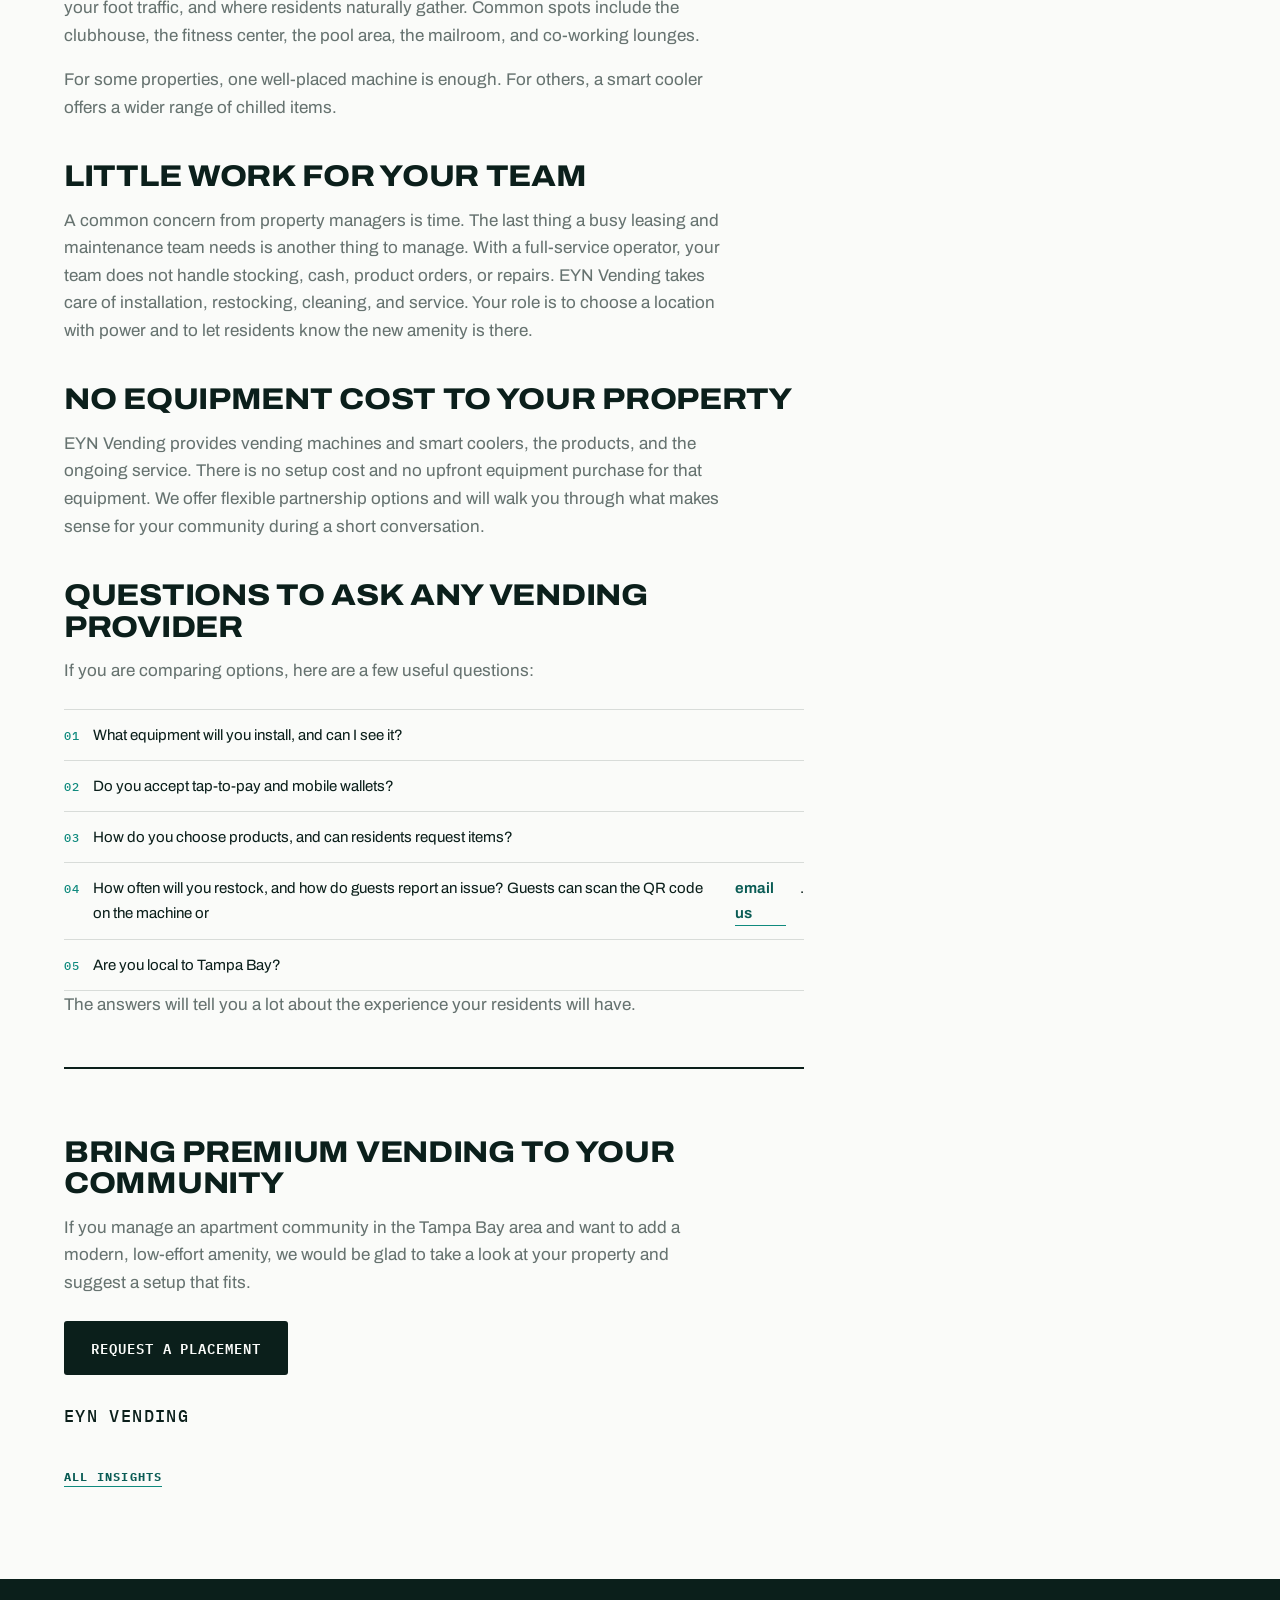
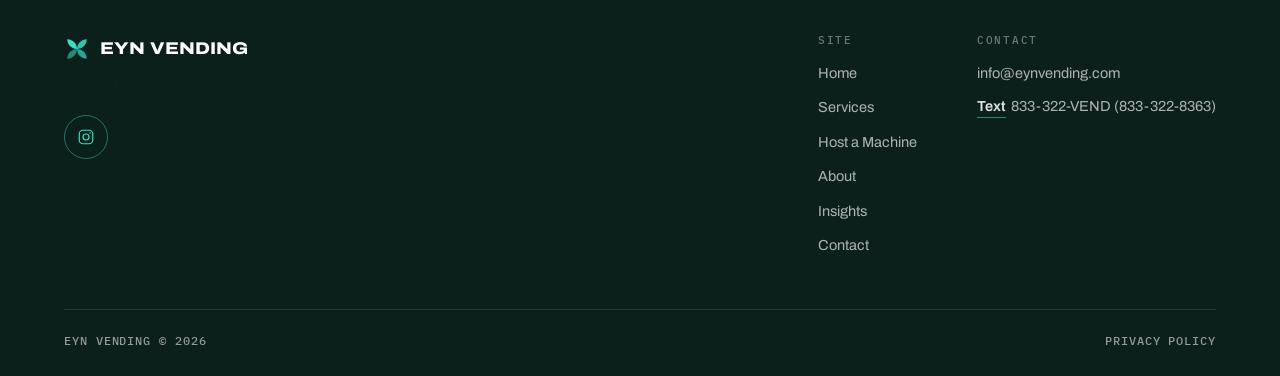
<file: insights/premium-vending-tampa-bay-apartments.html>
<!DOCTYPE html>
<html lang="en">
<head>
<meta charset="UTF-8">
<meta name="viewport" content="width=device-width, initial-scale=1.0">
<title>Premium Vending for Tampa Bay Apartments | EYN Vending</title>
<meta name="description" content="See how premium vending and smart coolers can add a modern, around-the-clock amenity to your Tampa Bay apartment community, with no setup or equipment cost.">
<link rel="canonical" href="https://www.eynvending.com/insights/premium-vending-tampa-bay-apartments.html">
<meta property="og:title" content="Premium Vending for Tampa Bay Apartments | EYN Vending">
<meta property="og:description" content="See how premium vending and smart coolers can add a modern, around-the-clock amenity to your Tampa Bay apartment community, with no setup or equipment cost.">
<meta property="og:type" content="article">
<meta property="og:url" content="https://www.eynvending.com/insights/premium-vending-tampa-bay-apartments.html">
<meta property="og:image" content="https://www.eynvending.com/images/machine-combo.jpg">
<meta property="og:image:alt" content="Indoor EYN snack machine and combo machine standing side by side on a wood floor">
<meta property="og:locale" content="en_US">
<meta property="og:site_name" content="EYN Vending">
<meta property="article:published_time" content="2026-10-15">
<meta property="article:author" content="EYN Vending">
<meta name="twitter:card" content="summary_large_image">
<meta name="twitter:title" content="Premium Vending for Tampa Bay Apartments | EYN Vending">
<meta name="twitter:description" content="See how premium vending and smart coolers can add a modern, around-the-clock amenity to your Tampa Bay apartment community, with no setup or equipment cost.">
<meta name="twitter:image" content="https://www.eynvending.com/images/machine-combo.jpg">
<link rel="preconnect" href="https://fonts.googleapis.com">
<link rel="preconnect" href="https://fonts.gstatic.com" crossorigin>
<link href="https://fonts.googleapis.com/css2?family=Archivo:ital,wdth,wght@0,62..125,100..900&family=IBM+Plex+Mono:wght@400;500;600;700&display=swap" rel="stylesheet">
<link rel="icon" href="../favicon.ico" sizes="32x32">
<link rel="icon" href="../favicon.svg" type="image/svg+xml">
<link rel="icon" href="../favicon-48.png" type="image/png" sizes="48x48">
<link rel="apple-touch-icon" href="../apple-touch-icon.png">
<link rel="stylesheet" href="../css/style.css">
<script type="application/ld+json">
{
  "@context": "https://schema.org",
  "@type": "BlogPosting",
  "headline": "Premium Vending: The Amenity Tampa Bay Residents Actually Use",
  "description": "See how premium vending and smart coolers can add a modern, around-the-clock amenity to your Tampa Bay apartment community, with no setup or equipment cost.",
  "datePublished": "2026-10-15",
  "dateModified": "2026-10-15",
  "keywords": "premium vending Tampa, apartment vending Tampa Bay, apartment amenities Tampa, smart cooler apartments, vending for apartment complexes Florida",
  "author": {
    "@type": "Organization",
    "name": "EYN Vending",
    "url": "https://www.eynvending.com"
  },
  "publisher": {
    "@type": "Organization",
    "name": "EYN Vending",
    "url": "https://www.eynvending.com",
    "logo": {
      "@type": "ImageObject",
      "url": "https://www.eynvending.com/favicon.svg"
    }
  },
  "image": "https://www.eynvending.com/images/machine-combo.jpg",
  "mainEntityOfPage": "https://www.eynvending.com/insights/premium-vending-tampa-bay-apartments.html"
}
</script>
</head>
<body>

<header class="site">
  <nav class="nav">
    <a href="../index.html" class="brand">
      <svg class="mark" viewBox="0 0 32 32" xmlns="http://www.w3.org/2000/svg" aria-hidden="true">
        <g fill="#0F8A7E">
          <path d="M16 16C16 9.4 10.6 4 4 4C4 10.6 9.4 16 16 16Z"/>
          <path d="M16 16C16 9.4 21.4 4 28 4C28 10.6 22.6 16 16 16Z" opacity="0.85"/>
          <path d="M16 16C16 22.6 21.4 28 28 28C28 21.4 22.6 16 16 16Z" opacity="0.7"/>
          <path d="M16 16C16 22.6 10.6 28 4 28C4 21.4 9.4 16 16 16Z" opacity="0.55"/>
        </g>
      </svg>
      EYN Vending
    </a>
    <ul class="nav-links">
      <li><a href="../index.html">Home</a></li>
      <li><a href="../services.html">Services</a></li>
      <li><a href="../host.html">Host a Machine</a></li>
      <li><a href="../about.html">About</a></li>
      <li><a href="./" class="active">Insights</a></li>
      <li><a href="../contact.html">Contact</a></li>
      <li><a href="../contact.html" class="nav-cta">Free Consultation</a></li>
    </ul>
    <button class="nav-toggle" aria-label="Toggle menu"><span></span><span></span><span></span></button>
  </nav>
  <div class="ticker" aria-hidden="true">
    <div class="ticker-track">
      <span>Tampa · Brandon · St. Petersburg · Clearwater</span>
      <span>Hillsborough &amp; Pinellas</span>
      <span>Tampa Bay, Florida</span>
      <span>Installation $0.00</span>
      <span>Card · Apple Pay · Google Pay</span>
      <span>Maintenance response 24–48 hrs</span>
      <span>Tampa · Brandon · St. Petersburg · Clearwater</span>
      <span>Hillsborough &amp; Pinellas</span>
      <span>Tampa Bay, Florida</span>
      <span>Installation $0.00</span>
      <span>Card · Apple Pay · Google Pay</span>
      <span>Maintenance response 24–48 hrs</span>
    </div>
  </div>
</header>

<div class="page-header">
  <div class="wrap">
    <span class="mono">Insights · Apartments</span>
    <h1 class="hd hd-lg">Premium Vending: The Amenity Tampa Bay Residents Actually Use</h1>
    <div class="article-byline">
      <span>EYN Vending</span>
      <time class="when" datetime="2026-10">Oct 2026</time>
    </div>
  </div>
</div>

<section class="pad">
  <div class="wrap">
    <article class="article">
      <p>Residents choose an apartment community for the unit, the location, and the price. They decide whether to renew based on how living there feels day to day. Amenities are a big part of that feeling, and one of the simplest to add is a well-run, modern vending option on site.</p>
      <p>Premium vending is a long way from a dusty machine by the laundry room: it is closer to a small, self-serve convenience store that fits the look of your clubhouse, fitness center, or lobby.</p>

      <h2>A convenience residents notice</h2>
      <p>Most residents are not planning a trip to the store for a cold drink after a workout, a snack between remote meetings, or a quick breakfast on the way out the door. When those items are a short walk from their front door, any time of day, it is a small but real quality-of-life upgrade. It's the kind of everyday perk residents notice.</p>
      <p>An on-site option is especially useful in Tampa Bay, where heat and traffic can make a short errand feel like a long one. A cold drink downstairs beats a drive in the middle of a summer afternoon.</p>

      <h2>What "premium" actually means</h2>
      <p>At EYN Vending, premium comes down to a few things:</p>
      <ul class="rule-list">
        <li><strong>Modern equipment.</strong> Clean, well-lit machines and smart coolers designed to complement your clubhouse.</li>
        <li><strong>Cashless payment.</strong> Tap-to-pay cards, phones, and watches, so nobody has to dig for change.</li>
        <li><strong>A curated product mix.</strong> Name-brand favorites alongside better-for-you options, sparkling water, protein snacks, and grab-and-go items, chosen for the people who actually live in your community.</li>
        <li><strong>Reliable service.</strong> Machines that stay stocked, clean, and working, with a local operator who responds when something needs attention.</li>
      </ul>

      <h2>Fit with your property</h2>
      <p>Every community is different. A luxury mid-rise downtown has different needs from a garden-style community near the suburbs. The right setup depends on your layout, your foot traffic, and where residents naturally gather. Common spots include the clubhouse, the fitness center, the pool area, the mailroom, and co-working lounges.</p>
      <p>For some properties, one well-placed machine is enough. For others, a smart cooler offers a wider range of chilled items.</p>

      <h2>Little work for your team</h2>
      <p>A common concern from property managers is time. The last thing a busy leasing and maintenance team needs is another thing to manage. With a full-service operator, your team does not handle stocking, cash, product orders, or repairs. EYN Vending takes care of installation, restocking, cleaning, and service. Your role is to choose a location with power and to let residents know the new amenity is there.</p>

      <h2>No equipment cost to your property</h2>
      <p>EYN Vending provides vending machines and smart coolers, the products, and the ongoing service. There is no setup cost and no upfront equipment purchase for that equipment. We offer flexible partnership options and will walk you through what makes sense for your community during a short conversation.</p>

      <h2>Questions to ask any vending provider</h2>
      <p>If you are comparing options, here are a few useful questions:</p>
      <ol class="rule-list">
        <li>What equipment will you install, and can I see it?</li>
        <li>Do you accept tap-to-pay and mobile wallets?</li>
        <li>How do you choose products, and can residents request items?</li>
        <li>How often will you restock, and how do guests report an issue? Guests can scan the QR code on the machine or <a href="mailto:info@eynvending.com">email us</a>.</li>
        <li>Are you local to Tampa Bay?</li>
      </ol>
      <p>The answers will tell you a lot about the experience your residents will have.</p>

      <div class="article-cta">
        <h2>Bring premium vending to your community</h2>
        <p>If you manage an apartment community in the Tampa Bay area and want to add a modern, low-effort amenity, we would be glad to take a look at your property and suggest a setup that fits.</p>
        <a class="btn btn-vend" href="../contact.html?ref=insights-apartments#contact-form">Request a placement</a>
      </div>
      <p class="article-signoff">EYN Vending</p>
      <a class="article-back" href="./">All insights</a>
    </article>
  </div>
</section>

<footer class="site">
  <div class="wrap">
    <div class="footer-top">
      <div>
        <div class="footer-brand">
          <svg class="mark" viewBox="0 0 32 32" xmlns="http://www.w3.org/2000/svg" aria-hidden="true">
            <g fill="#35E0C4">
              <path d="M16 16C16 9.4 10.6 4 4 4C4 10.6 9.4 16 16 16Z"/>
              <path d="M16 16C16 9.4 21.4 4 28 4C28 10.6 22.6 16 16 16Z" opacity="0.85"/>
              <path d="M16 16C16 22.6 21.4 28 28 28C28 21.4 22.6 16 16 16Z" opacity="0.7"/>
              <path d="M16 16C16 22.6 10.6 28 4 28C4 21.4 9.4 16 16 16Z" opacity="0.55"/>
            </g>
          </svg>
          EYN Vending
        </div>
        <p class="footer-tag">Vending for Tampa Bay, Florida.</p>
        <ul class="social-links">
          <li>
            <a href="https://www.instagram.com/eyn.vending/" target="_blank" rel="noopener" aria-label="EYN Vending on Instagram">
              <svg viewBox="0 0 24 24" fill="none" stroke="currentColor" stroke-width="1.6" aria-hidden="true">
                <rect x="3" y="3" width="18" height="18" rx="5"/>
                <circle cx="12" cy="12" r="4"/>
                <circle cx="17.5" cy="6.5" r="1" fill="currentColor" stroke="none"/>
              </svg>
            </a>
          </li>
        </ul>
      </div>
      <div class="footer-links">
        <div class="footer-col">
          <h4>Site</h4>
          <a href="../index.html">Home</a>
          <a href="../services.html">Services</a>
          <a href="../host.html">Host a Machine</a>
          <a href="../about.html">About</a>
          <a href="./">Insights</a>
          <a href="../contact.html">Contact</a>
        </div>
        <div class="footer-col">
          <h4>Contact</h4>
          <a href="mailto:info@eynvending.com">info@eynvending.com</a>
          <span class="call-text"><a href="sms:+18333228363">Text</a> <span class="call-text-num">833-322-VEND (833-322-8363)</span></span>
        </div>
      </div>
    </div>
    <div class="footer-bottom">
      <span>EYN Vending &copy; 2026</span>
      <a href="../privacy.html">Privacy Policy</a>
    </div>
  </div>
</footer>

<script src="../js/main.js"></script>
</body>
</html>
</file>
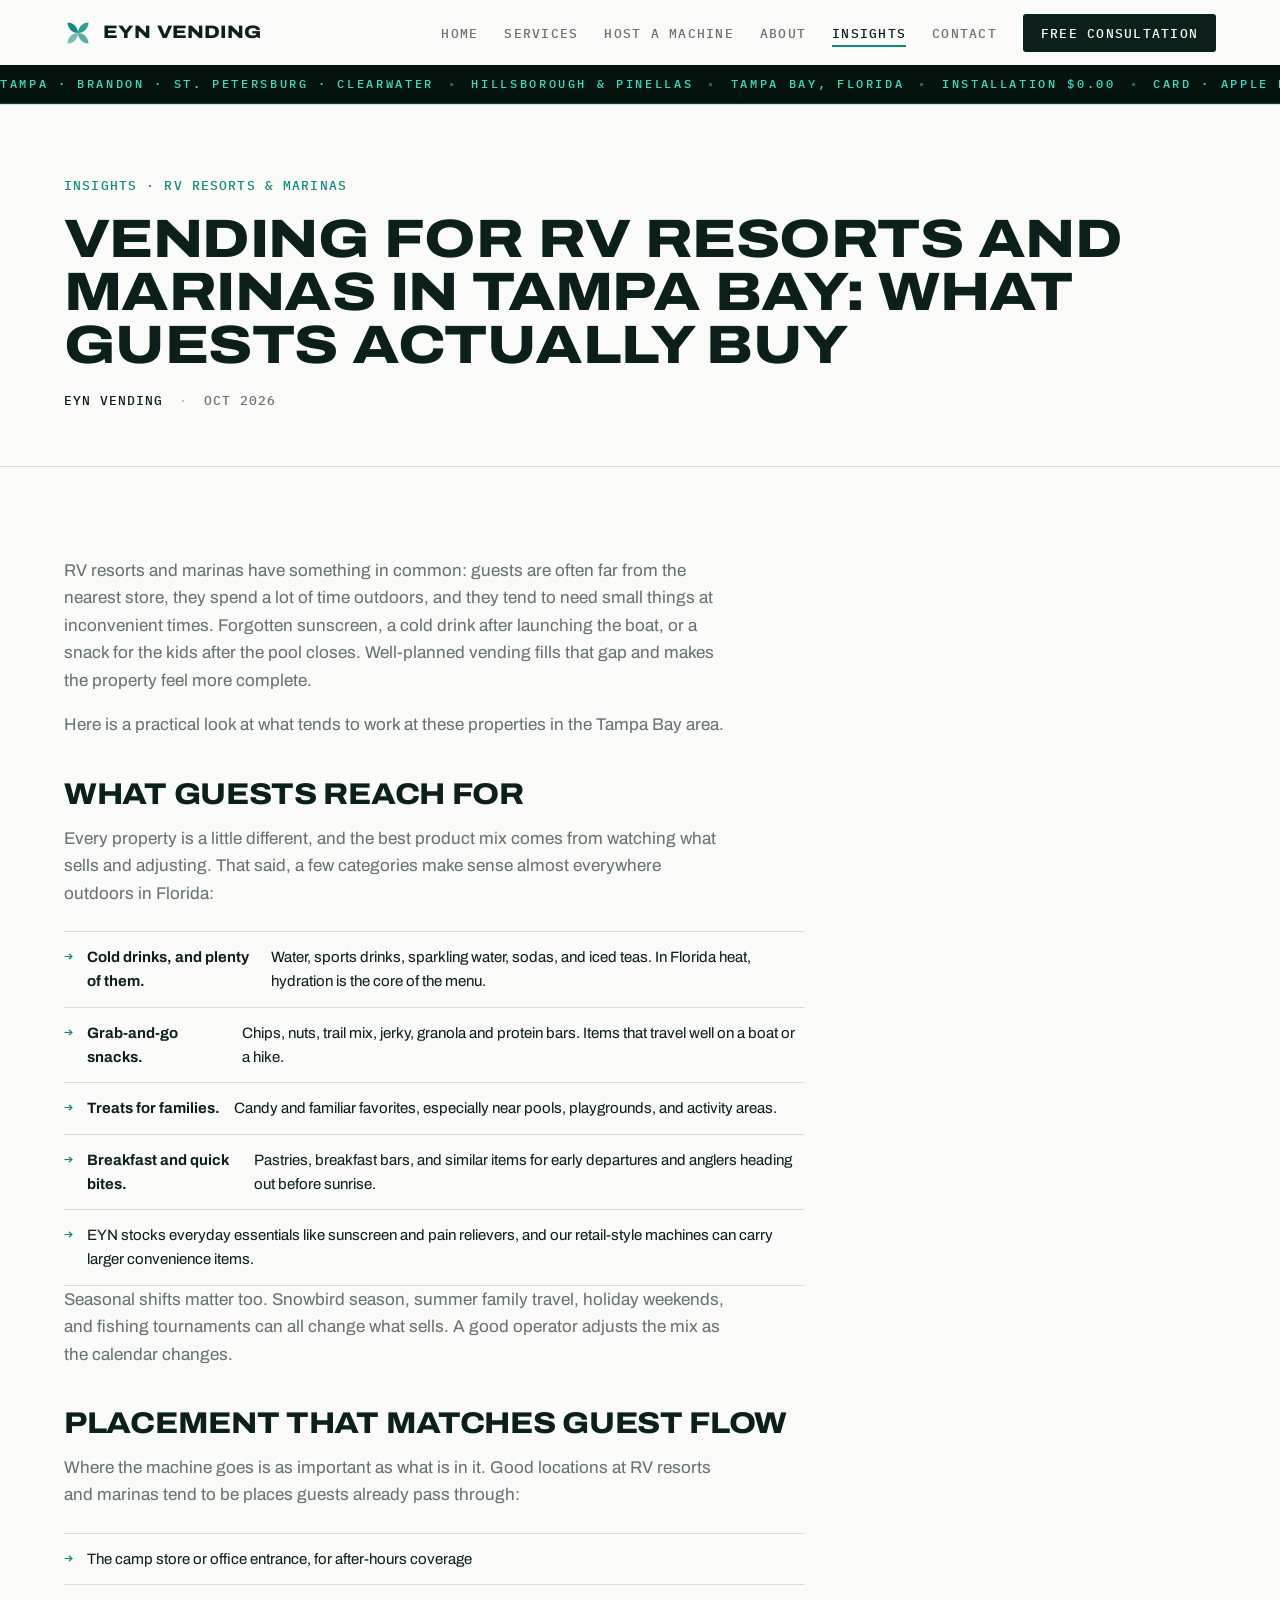
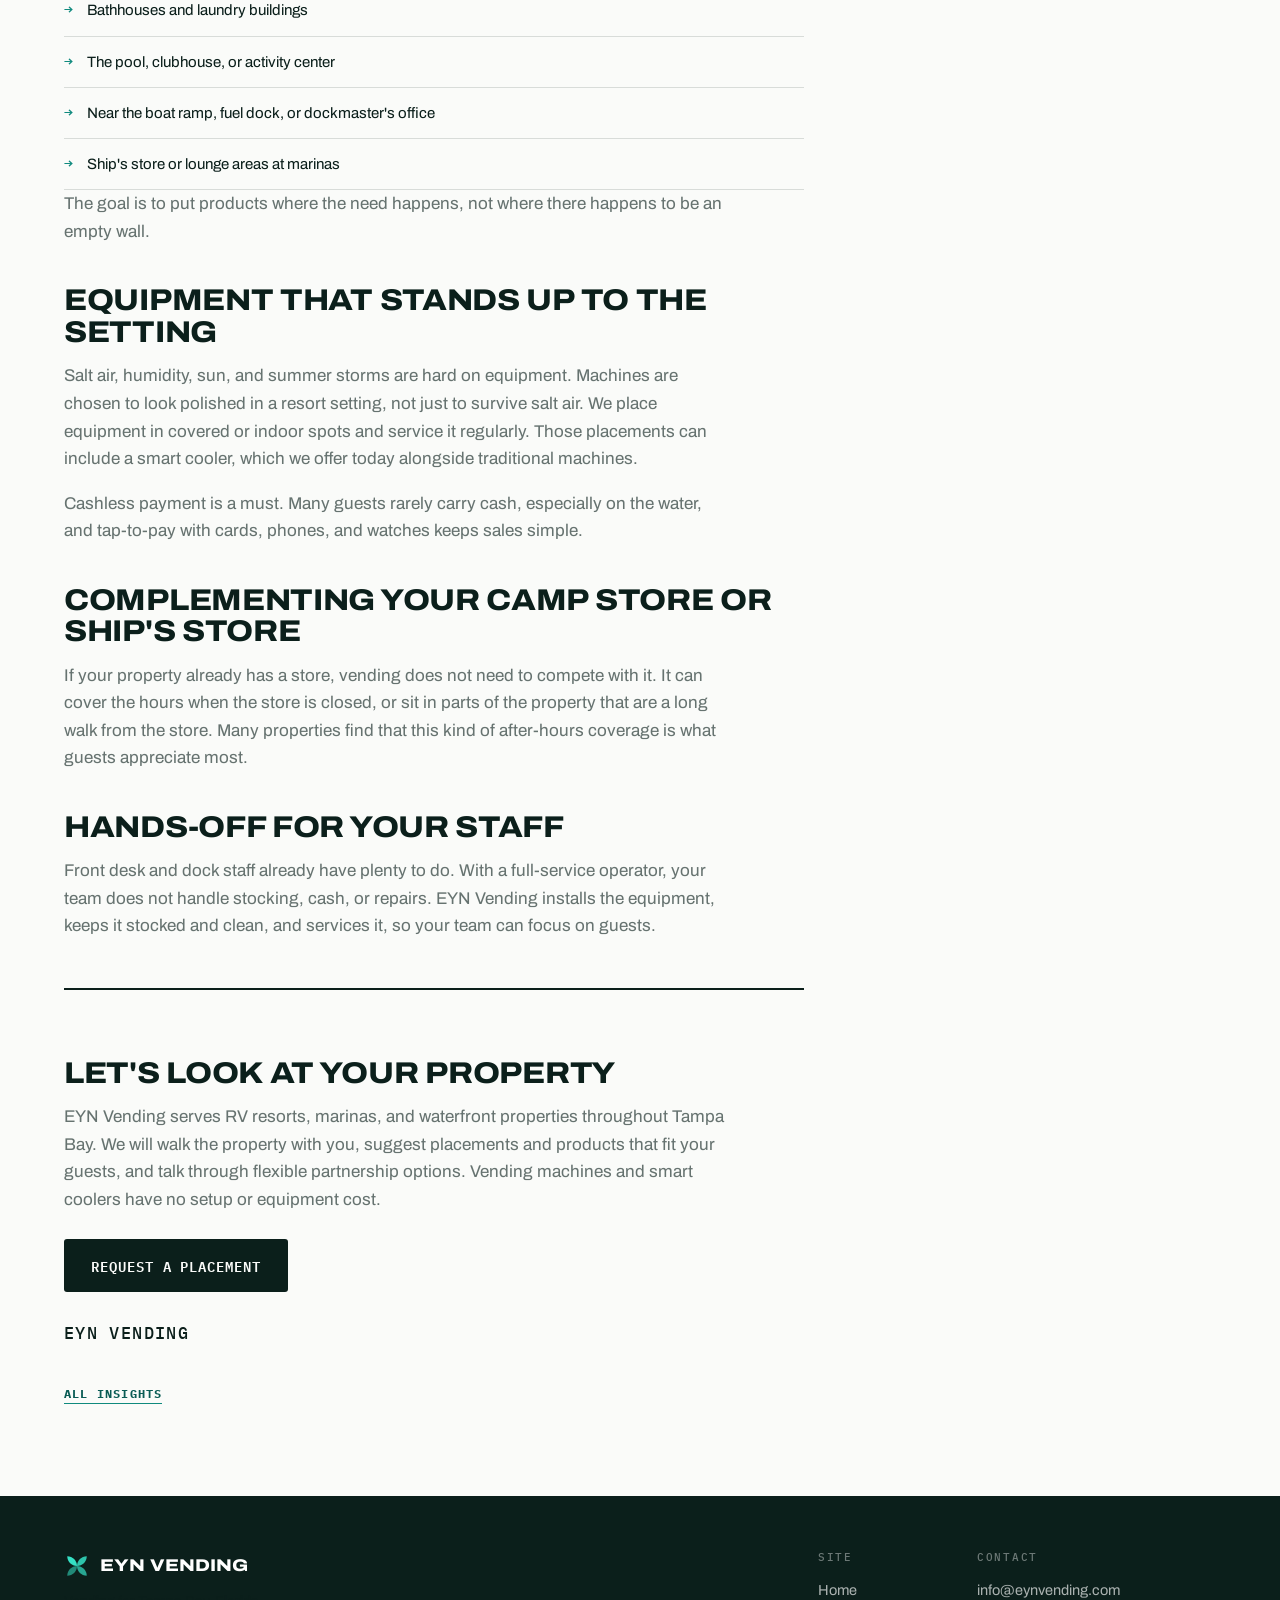
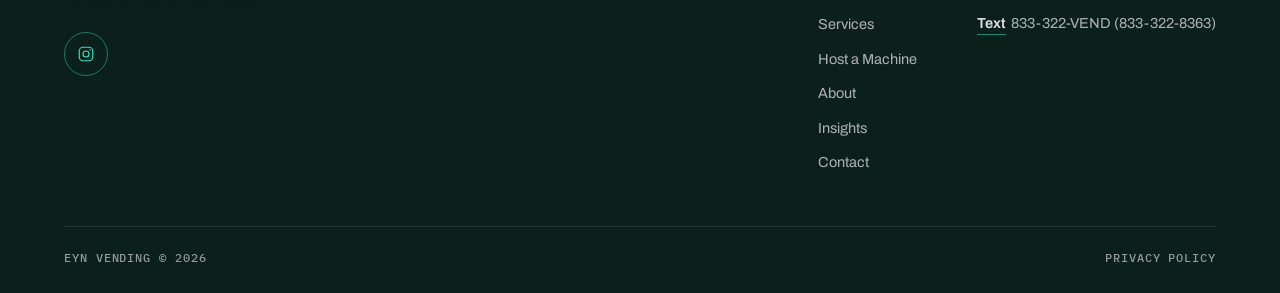
<file: insights/rv-resorts-marinas-tampa-bay.html>
<!DOCTYPE html>
<html lang="en">
<head>
<meta charset="UTF-8">
<meta name="viewport" content="width=device-width, initial-scale=1.0">
<title>Vending for RV Resorts &amp; Marinas in Tampa Bay | EYN Vending</title>
<meta name="description" content="What do RV resort and marina guests in Tampa Bay actually want from vending? A practical guide to products, placement, and equipment for waterfront and outdoor properties.">
<link rel="canonical" href="https://www.eynvending.com/insights/rv-resorts-marinas-tampa-bay.html">
<meta property="og:title" content="Vending for RV Resorts &amp; Marinas in Tampa Bay | EYN Vending">
<meta property="og:description" content="What do RV resort and marina guests in Tampa Bay actually want from vending? A practical guide to products, placement, and equipment for waterfront and outdoor properties.">
<meta property="og:type" content="article">
<meta property="og:url" content="https://www.eynvending.com/insights/rv-resorts-marinas-tampa-bay.html">
<meta property="og:image" content="https://www.eynvending.com/images/machine-outdoor.jpg">
<meta property="og:image:alt" content="Outdoor EYN snack and drink machine with a Problems sticker for service">
<meta property="og:locale" content="en_US">
<meta property="og:site_name" content="EYN Vending">
<meta property="article:published_time" content="2026-10-15">
<meta property="article:author" content="EYN Vending">
<meta name="twitter:card" content="summary_large_image">
<meta name="twitter:title" content="Vending for RV Resorts &amp; Marinas in Tampa Bay | EYN Vending">
<meta name="twitter:description" content="What do RV resort and marina guests in Tampa Bay actually want from vending? A practical guide to products, placement, and equipment for waterfront and outdoor properties.">
<meta name="twitter:image" content="https://www.eynvending.com/images/machine-outdoor.jpg">
<link rel="preconnect" href="https://fonts.googleapis.com">
<link rel="preconnect" href="https://fonts.gstatic.com" crossorigin>
<link href="https://fonts.googleapis.com/css2?family=Archivo:ital,wdth,wght@0,62..125,100..900&family=IBM+Plex+Mono:wght@400;500;600;700&display=swap" rel="stylesheet">
<link rel="icon" href="../favicon.ico" sizes="32x32">
<link rel="icon" href="../favicon.svg" type="image/svg+xml">
<link rel="icon" href="../favicon-48.png" type="image/png" sizes="48x48">
<link rel="apple-touch-icon" href="../apple-touch-icon.png">
<link rel="stylesheet" href="../css/style.css">
<script type="application/ld+json">
{
  "@context": "https://schema.org",
  "@type": "BlogPosting",
  "headline": "Vending for RV resorts and marinas in Tampa Bay: what guests actually buy",
  "description": "What do RV resort and marina guests in Tampa Bay actually want from vending? A practical guide to products, placement, and equipment for waterfront and outdoor properties.",
  "datePublished": "2026-10-15",
  "dateModified": "2026-10-15",
  "keywords": "RV resort vending Florida, marina vending Tampa Bay, vending machines for RV parks, campground vending Florida, waterfront amenities Tampa",
  "author": {
    "@type": "Organization",
    "name": "EYN Vending",
    "url": "https://www.eynvending.com"
  },
  "publisher": {
    "@type": "Organization",
    "name": "EYN Vending",
    "url": "https://www.eynvending.com",
    "logo": {
      "@type": "ImageObject",
      "url": "https://www.eynvending.com/favicon.svg"
    }
  },
  "image": "https://www.eynvending.com/images/machine-outdoor.jpg",
  "mainEntityOfPage": "https://www.eynvending.com/insights/rv-resorts-marinas-tampa-bay.html"
}
</script>
</head>
<body>

<header class="site">
  <nav class="nav">
    <a href="../index.html" class="brand">
      <svg class="mark" viewBox="0 0 32 32" xmlns="http://www.w3.org/2000/svg" aria-hidden="true">
        <g fill="#0F8A7E">
          <path d="M16 16C16 9.4 10.6 4 4 4C4 10.6 9.4 16 16 16Z"/>
          <path d="M16 16C16 9.4 21.4 4 28 4C28 10.6 22.6 16 16 16Z" opacity="0.85"/>
          <path d="M16 16C16 22.6 21.4 28 28 28C28 21.4 22.6 16 16 16Z" opacity="0.7"/>
          <path d="M16 16C16 22.6 10.6 28 4 28C4 21.4 9.4 16 16 16Z" opacity="0.55"/>
        </g>
      </svg>
      EYN Vending
    </a>
    <ul class="nav-links">
      <li><a href="../index.html">Home</a></li>
      <li><a href="../services.html">Services</a></li>
      <li><a href="../host.html">Host a Machine</a></li>
      <li><a href="../about.html">About</a></li>
      <li><a href="./" class="active">Insights</a></li>
      <li><a href="../contact.html">Contact</a></li>
      <li><a href="../contact.html" class="nav-cta">Free Consultation</a></li>
    </ul>
    <button class="nav-toggle" aria-label="Toggle menu"><span></span><span></span><span></span></button>
  </nav>
  <div class="ticker" aria-hidden="true">
    <div class="ticker-track">
      <span>Tampa · Brandon · St. Petersburg · Clearwater</span>
      <span>Hillsborough &amp; Pinellas</span>
      <span>Tampa Bay, Florida</span>
      <span>Installation $0.00</span>
      <span>Card · Apple Pay · Google Pay</span>
      <span>Maintenance response 24–48 hrs</span>
      <span>Tampa · Brandon · St. Petersburg · Clearwater</span>
      <span>Hillsborough &amp; Pinellas</span>
      <span>Tampa Bay, Florida</span>
      <span>Installation $0.00</span>
      <span>Card · Apple Pay · Google Pay</span>
      <span>Maintenance response 24–48 hrs</span>
    </div>
  </div>
</header>

<div class="page-header">
  <div class="wrap">
    <span class="mono">Insights · RV resorts &amp; marinas</span>
    <h1 class="hd hd-lg">Vending for RV resorts and marinas in Tampa Bay: what guests actually buy</h1>
    <div class="article-byline">
      <span>EYN Vending</span>
      <time class="when" datetime="2026-10">Oct 2026</time>
    </div>
  </div>
</div>

<section class="pad">
  <div class="wrap">
    <article class="article">
      <p>RV resorts and marinas have something in common: guests are often far from the nearest store, they spend a lot of time outdoors, and they tend to need small things at inconvenient times. Forgotten sunscreen, a cold drink after launching the boat, or a snack for the kids after the pool closes. Well-planned vending fills that gap and makes the property feel more complete.</p>
      <p>Here is a practical look at what tends to work at these properties in the Tampa Bay area.</p>

      <h2>What guests reach for</h2>
      <p>Every property is a little different, and the best product mix comes from watching what sells and adjusting. That said, a few categories make sense almost everywhere outdoors in Florida:</p>
      <ul class="rule-list">
        <li><strong>Cold drinks, and plenty of them.</strong> Water, sports drinks, sparkling water, sodas, and iced teas. In Florida heat, hydration is the core of the menu.</li>
        <li><strong>Grab-and-go snacks.</strong> Chips, nuts, trail mix, jerky, granola and protein bars. Items that travel well on a boat or a hike.</li>
        <li><strong>Treats for families.</strong> Candy and familiar favorites, especially near pools, playgrounds, and activity areas.</li>
        <li><strong>Breakfast and quick bites.</strong> Pastries, breakfast bars, and similar items for early departures and anglers heading out before sunrise.</li>
        <li>EYN stocks everyday essentials like sunscreen and pain relievers, and our retail-style machines can carry larger convenience items.</li>
      </ul>
      <p>Seasonal shifts matter too. Snowbird season, summer family travel, holiday weekends, and fishing tournaments can all change what sells. A good operator adjusts the mix as the calendar changes.</p>

      <h2>Placement that matches guest flow</h2>
      <p>Where the machine goes is as important as what is in it. Good locations at RV resorts and marinas tend to be places guests already pass through:</p>
      <ul class="rule-list">
        <li>The camp store or office entrance, for after-hours coverage</li>
        <li>Bathhouses and laundry buildings</li>
        <li>The pool, clubhouse, or activity center</li>
        <li>Near the boat ramp, fuel dock, or dockmaster's office</li>
        <li>Ship's store or lounge areas at marinas</li>
      </ul>
      <p>The goal is to put products where the need happens, not where there happens to be an empty wall.</p>

      <h2>Equipment that stands up to the setting</h2>
      <p>Salt air, humidity, sun, and summer storms are hard on equipment. Machines are chosen to look polished in a resort setting, not just to survive salt air. We place equipment in covered or indoor spots and service it regularly. Those placements can include a smart cooler, which we offer today alongside traditional machines.</p>
      <p>Cashless payment is a must. Many guests rarely carry cash, especially on the water, and tap-to-pay with cards, phones, and watches keeps sales simple.</p>

      <h2>Complementing your camp store or ship's store</h2>
      <p>If your property already has a store, vending does not need to compete with it. It can cover the hours when the store is closed, or sit in parts of the property that are a long walk from the store. Many properties find that this kind of after-hours coverage is what guests appreciate most.</p>

      <h2>Hands-off for your staff</h2>
      <p>Front desk and dock staff already have plenty to do. With a full-service operator, your team does not handle stocking, cash, or repairs. EYN Vending installs the equipment, keeps it stocked and clean, and services it, so your team can focus on guests.</p>

      <div class="article-cta">
        <h2>Let's look at your property</h2>
        <p>EYN Vending serves RV resorts, marinas, and waterfront properties throughout Tampa Bay. We will walk the property with you, suggest placements and products that fit your guests, and talk through flexible partnership options. Vending machines and smart coolers have no setup or equipment cost.</p>
        <a class="btn btn-vend" href="../contact.html?ref=insights-rv-marinas#contact-form">Request a placement</a>
      </div>
      <p class="article-signoff">EYN Vending</p>
      <a class="article-back" href="./">All insights</a>
    </article>
  </div>
</section>

<footer class="site">
  <div class="wrap">
    <div class="footer-top">
      <div>
        <div class="footer-brand">
          <svg class="mark" viewBox="0 0 32 32" xmlns="http://www.w3.org/2000/svg" aria-hidden="true">
            <g fill="#35E0C4">
              <path d="M16 16C16 9.4 10.6 4 4 4C4 10.6 9.4 16 16 16Z"/>
              <path d="M16 16C16 9.4 21.4 4 28 4C28 10.6 22.6 16 16 16Z" opacity="0.85"/>
              <path d="M16 16C16 22.6 21.4 28 28 28C28 21.4 22.6 16 16 16Z" opacity="0.7"/>
              <path d="M16 16C16 22.6 10.6 28 4 28C4 21.4 9.4 16 16 16Z" opacity="0.55"/>
            </g>
          </svg>
          EYN Vending
        </div>
        <p class="footer-tag">Vending for Tampa Bay, Florida.</p>
        <ul class="social-links">
          <li>
            <a href="https://www.instagram.com/eyn.vending/" target="_blank" rel="noopener" aria-label="EYN Vending on Instagram">
              <svg viewBox="0 0 24 24" fill="none" stroke="currentColor" stroke-width="1.6" aria-hidden="true">
                <rect x="3" y="3" width="18" height="18" rx="5"/>
                <circle cx="12" cy="12" r="4"/>
                <circle cx="17.5" cy="6.5" r="1" fill="currentColor" stroke="none"/>
              </svg>
            </a>
          </li>
        </ul>
      </div>
      <div class="footer-links">
        <div class="footer-col">
          <h4>Site</h4>
          <a href="../index.html">Home</a>
          <a href="../services.html">Services</a>
          <a href="../host.html">Host a Machine</a>
          <a href="../about.html">About</a>
          <a href="./">Insights</a>
          <a href="../contact.html">Contact</a>
        </div>
        <div class="footer-col">
          <h4>Contact</h4>
          <a href="mailto:info@eynvending.com">info@eynvending.com</a>
          <span class="call-text"><a href="sms:+18333228363">Text</a> <span class="call-text-num">833-322-VEND (833-322-8363)</span></span>
        </div>
      </div>
    </div>
    <div class="footer-bottom">
      <span>EYN Vending &copy; 2026</span>
      <a href="../privacy.html">Privacy Policy</a>
    </div>
  </div>
</footer>

<script src="../js/main.js"></script>
</body>
</html>
</file>
<file: css/style.css>
/* ===========================================================
   EYN Vending — V2 "Showroom"
   The page is the showroom; the machines are the dark objects
   on display. LED ticker, vend shelf, spec-sheet type.
   =========================================================== */
:root {
  --show: #FAFBF9;          /* showroom floor */
  --show-dim: #F1F4F0;      /* secondary surface */
  --ink: #0B1F1B;           /* deep teal-black text */
  --ink-60: rgba(11, 31, 27, 0.62);
  --ink-30: rgba(11, 31, 27, 0.30);
  --teal: #0F8A7E;          /* brand */
  --teal-deep: #0A5C55;
  --led-bg: #06140F;        /* machine display interior */
  --led: #35E0C4;           /* LED text */
  --led-dim: rgba(53, 224, 196, 0.45);
  --amber: #F5A623;         /* price tag */
  --line: rgba(11, 31, 27, 0.14);
  --line-strong: rgba(11, 31, 27, 0.4);

  --display: "Archivo", sans-serif;
  --mono: "IBM Plex Mono", monospace;

  --max: 1240px;
  --gutter: clamp(20px, 4vw, 44px);
}

* { box-sizing: border-box; }
html { scroll-behavior: smooth; }

@media (prefers-reduced-motion: reduce) {
  html { scroll-behavior: auto; }
  *, *::before, *::after {
    animation-duration: 0.01ms !important;
    animation-iteration-count: 1 !important;
    transition-duration: 0.01ms !important;
  }
}

body {
  margin: 0;
  background: var(--show);
  color: var(--ink);
  font-family: var(--display);
  font-weight: 420;
  font-size: 16px;
  line-height: 1.62;
  -webkit-font-smoothing: antialiased;
}

h1, h2, h3, h4 {
  margin: 0;
  line-height: 1.0;
  letter-spacing: -0.015em;
  font-weight: 780;
}
p { margin: 0 0 1em; color: var(--ink-60); }
a { color: inherit; text-decoration: none; }
img { max-width: 100%; display: block; }
button { font: inherit; }

.wrap { max-width: var(--max); margin: 0 auto; padding: 0 var(--gutter); }

/* Display headline — wide-set Archivo, the site's voice */
.hd {
  font-stretch: 118%;
  font-weight: 800;
  text-transform: uppercase;
  letter-spacing: -0.01em;
}
.hd-xl { font-size: clamp(42px, 7.2vw, 92px); line-height: 0.94; }
@media (max-width: 480px) {
  .hd-xl { font-size: clamp(30px, 8.8vw, 40px); font-stretch: 104%; }
}
.hd-lg { font-size: clamp(30px, 4.4vw, 54px); line-height: 0.98; }
.hd-md { font-size: clamp(22px, 2.8vw, 32px); }

/* Mono utility */
.mono {
  font-family: var(--mono);
  font-size: 12.5px;
  letter-spacing: 0.09em;
  text-transform: uppercase;
  font-weight: 500;
}

/* Slot code — only on selectable things */
.slot-code {
  font-family: var(--mono);
  font-size: 12px;
  font-weight: 600;
  letter-spacing: 0.1em;
  color: var(--teal);
  border: 1px solid currentColor;
  border-radius: 2px;
  padding: 2px 7px;
  display: inline-block;
}

/* Price tag — amber, like a vend price */
.price-tag {
  display: inline-flex;
  align-items: baseline;
  gap: 8px;
  background: var(--amber);
  color: var(--ink);
  font-family: var(--mono);
  font-weight: 600;
  font-size: 13px;
  letter-spacing: 0.06em;
  padding: 7px 13px;
  border-radius: 3px;
  text-transform: uppercase;
}
.price-tag strong { font-size: 17px; font-weight: 700; }

/* Buttons */
.btn {
  display: inline-flex;
  align-items: center;
  gap: 10px;
  font-family: var(--mono);
  font-weight: 600;
  font-size: 13.5px;
  letter-spacing: 0.07em;
  text-transform: uppercase;
  padding: 15px 26px;
  border-radius: 3px;
  border: 1.5px solid transparent;
  cursor: pointer;
  transition: background 0.15s ease, border-color 0.15s ease, color 0.15s ease;
}
.btn-vend { background: var(--ink); color: var(--show); }
.btn-vend:hover { background: var(--teal-deep); }
.btn-ghost { border-color: var(--line-strong); color: var(--ink); background: transparent; }
.btn-ghost:hover { border-color: var(--teal); color: var(--teal); }
.btn-led { background: var(--led); color: var(--led-bg); }
.btn-led:hover { background: #5aeed6; }

/* ===========================================================
   Header + LED ticker
   =========================================================== */
header.site {
  position: sticky;
  top: 0;
  z-index: 60;
  background: var(--show);
  border-bottom: 1px solid var(--line);
}
.nav {
  display: flex;
  align-items: center;
  justify-content: space-between;
  max-width: var(--max);
  margin: 0 auto;
  padding: 18px var(--gutter);
}
.brand {
  display: flex;
  align-items: center;
  gap: 11px;
  font-stretch: 118%;
  font-weight: 800;
  font-size: 18px;
  text-transform: uppercase;
  letter-spacing: 0.01em;
}
.brand .mark { width: 28px; height: 28px; flex-shrink: 0; }
.nav-links {
  display: flex;
  align-items: center;
  gap: 26px;
  list-style: none;
  margin: 0;
  padding: 0;
}
.nav-links a {
  font-family: var(--mono);
  font-size: 12.5px;
  font-weight: 500;
  letter-spacing: 0.1em;
  text-transform: uppercase;
  color: var(--ink-60);
  padding: 4px 0;
  border-bottom: 2px solid transparent;
}
.nav-links a:hover { color: var(--ink); }
.nav-links a.active { color: var(--ink); border-bottom-color: var(--teal); }
.nav-links a.nav-cta {
  color: var(--show);
  background: var(--ink);
  padding: 11px 18px;
  border-radius: 3px;
  border-bottom: none;
}
.nav-links a.nav-cta:hover { background: var(--teal-deep); color: var(--show); }
.nav-toggle { display: none; background: none; border: none; cursor: pointer; padding: 6px; }
.nav-toggle span { display: block; width: 22px; height: 2px; background: var(--ink); margin: 5px 0; }

@media (max-width: 1080px) {
  .nav-links { display: none; }
  .nav-toggle { display: block; }
  .nav-links.open {
    display: flex;
    flex-direction: column;
    align-items: flex-start;
    position: absolute;
    top: 100%;
    left: 0; right: 0;
    background: var(--show);
    padding: 22px var(--gutter) 28px;
    border-bottom: 1px solid var(--line);
    gap: 20px;
  }
}

/* LED ticker — a real machine's scrolling display */
.ticker {
  background: var(--led-bg);
  border-bottom: 1px solid rgba(53,224,196,0.2);
  overflow: hidden;
  padding: 9px 0;
}
.ticker-track {
  display: flex;
  gap: 0;
  width: max-content;
  animation: ticker-scroll 42s linear infinite;
}
.ticker-track span {
  font-family: var(--mono);
  font-size: 12px;
  font-weight: 500;
  letter-spacing: 0.22em;
  text-transform: uppercase;
  color: var(--led);
  white-space: nowrap;
  padding-right: 14px;
}
.ticker-track span::after {
  content: "•";
  color: var(--led-dim);
  padding-left: 14px;
}
@keyframes ticker-scroll {
  from { transform: translateX(0); }
  to { transform: translateX(-50%); }
}
@media (prefers-reduced-motion: reduce) {
  .ticker-track { animation: none; }
}

/* ===========================================================
   Hero — showroom floor, machine photo displayed at scale
   =========================================================== */
.hero {
  border-bottom: 1px solid var(--line);
  overflow: hidden;
}
.hero-grid {
  max-width: var(--max);
  margin: 0 auto;
  padding: 0 var(--gutter);
  display: grid;
  grid-template-columns: 1.15fr 0.85fr;
  align-items: stretch;
  min-height: 560px;
}
.hero-copy {
  padding: 72px 40px 72px 0;
  display: flex;
  flex-direction: column;
  justify-content: center;
}
.hero-kicker {
  font-family: var(--mono);
  font-size: 12.5px;
  letter-spacing: 0.18em;
  text-transform: uppercase;
  color: var(--teal);
  margin-bottom: 22px;
  display: flex;
  align-items: center;
  gap: 12px;
}
.hero-kicker::before {
  content: "";
  width: 34px; height: 1px;
  background: var(--teal);
}
.hero h1 { margin-bottom: 26px; }
.hero h1 .accent { color: var(--teal); }
.hero .lede {
  font-size: 17.5px;
  max-width: 470px;
  margin-bottom: 34px;
}
.hero-ctas { display: flex; gap: 14px; flex-wrap: wrap; align-items: center; }

.hero-photo {
  position: relative;
  background: var(--show-dim);
  border-left: 1px solid var(--line);
}
.hero-photo img {
  position: absolute;
  inset: 0;
  width: 100%;
  height: 100%;
  object-fit: cover;
  object-position: center center;
}
.hero-photo .photo-spec {
  position: absolute;
  left: 18px;
  bottom: 18px;
  background: var(--led-bg);
  color: var(--led);
  font-family: var(--mono);
  font-size: 11.5px;
  letter-spacing: 0.12em;
  text-transform: uppercase;
  padding: 8px 12px;
  border-radius: 2px;
  border: 1px solid rgba(53,224,196,0.3);
}

@media (max-width: 900px) {
  .hero-grid { grid-template-columns: 1fr; min-height: 0; }
  .hero-copy { padding: 54px 0 44px; }
  .hero-photo { min-height: 380px; border-left: none; border-top: 1px solid var(--line); margin: 0 calc(-1 * var(--gutter)); }
}

/* ===========================================================
   Ways we stock — cards, not a vending shelf
   1 column under 480px, 2 through tablet, 3 on desktop
   =========================================================== */
.machine-section {
  padding: 90px 0 100px;
  border-bottom: 1px solid var(--line);
}
.machine-head {
  display: flex;
  align-items: flex-end;
  justify-content: space-between;
  gap: 30px;
  margin-bottom: 40px;
  flex-wrap: wrap;
}
.machine-head p { max-width: 440px; margin: 0; }
.machine-head a {
  color: var(--teal-deep);
  font-weight: 650;
  border-bottom: 1px solid var(--teal);
}

.machine {
  background: var(--led-bg);
  border-radius: 12px;
  padding: clamp(16px, 2.4vw, 28px);
  border: 1px solid rgba(53,224,196,0.15);
  box-shadow: 0 30px 80px rgba(11,31,27,0.18);
}
.stock-grid {
  list-style: none;
  margin: 0;
  padding: 0;
  display: grid;
  grid-template-columns: 1fr;
  gap: 12px;
}
@media (min-width: 480px) {
  .stock-grid { grid-template-columns: repeat(2, minmax(0, 1fr)); gap: 14px; }
}
@media (min-width: 1024px) {
  .stock-grid { grid-template-columns: repeat(3, minmax(0, 1fr)); gap: 16px; }
}
.stock-card {
  background: rgba(255,255,255,0.05);
  border: 1px solid rgba(255,255,255,0.12);
  border-radius: 8px;
  padding: 20px 18px 18px;
  min-width: 0;
}
.stock-icon {
  width: 36px;
  height: 36px;
  color: var(--led);
  display: block;
  margin-bottom: 14px;
}
.stock-card h3 {
  color: #fff;
  font-stretch: 112%;
  font-weight: 750;
  text-transform: uppercase;
  font-size: 15px;
  letter-spacing: 0.03em;
  line-height: 1.15;
  margin-bottom: 8px;
}
.stock-card p {
  color: rgba(255,255,255,0.78);
  font-size: 14.5px;
  line-height: 1.45;
  margin: 0;
}

.machine-footnote {
  margin-top: 18px;
  text-align: center;
  font-family: var(--mono);
  font-size: 11.5px;
  letter-spacing: 0.14em;
  text-transform: uppercase;
  color: var(--ink-30);
}

/* ===========================================================
   Equipment gallery — tall photos at natural proportion
   =========================================================== */
.gallery-section { padding: 90px 0; border-bottom: 1px solid var(--line); }
.gallery {
  display: grid;
  grid-template-columns: repeat(3, 1fr);
  gap: 26px;
  margin-top: 44px;
}
@media (max-width: 860px) { .gallery { grid-template-columns: 1fr; } }
.gallery-item { display: flex; flex-direction: column; }
.gallery-item .ph {
  background: var(--show-dim);
  border: 1px solid var(--line);
  border-radius: 8px;
  overflow: hidden;
  aspect-ratio: 3 / 3.6;
}
.gallery-item .ph img {
  width: 100%; height: 100%;
  object-fit: cover;
  transition: transform 0.5s ease;
}
.gallery-item:hover .ph img { transform: scale(1.025); }
.gallery-item .spec {
  border-top: 2px solid var(--ink);
  margin-top: 18px;
  padding-top: 14px;
}
.gallery-item .spec-row {
  display: flex;
  justify-content: space-between;
  align-items: baseline;
  gap: 14px;
  margin-bottom: 6px;
}
.gallery-item h3 {
  font-stretch: 112%;
  text-transform: uppercase;
  font-size: 17px;
  font-weight: 780;
}
.gallery-item .spec p { font-size: 14px; margin: 8px 0 0; }
.gallery-item .spec .mono { color: var(--ink-30); font-size: 11px; }

/* ===========================================================
   Service loop — spec-sheet table, not cards
   =========================================================== */
.loop-section { padding: 90px 0; border-bottom: 1px solid var(--line); }
.loop-table { margin-top: 44px; border-top: 2px solid var(--ink); }
.loop-row {
  display: grid;
  grid-template-columns: 90px 1fr 1.4fr auto;
  gap: 26px;
  align-items: baseline;
  padding: 24px 0;
  border-bottom: 1px solid var(--line);
}
.loop-row .step {
  font-family: var(--mono);
  font-size: 13px;
  font-weight: 600;
  letter-spacing: 0.1em;
  color: var(--ink-30);
}
.loop-row h3 {
  font-stretch: 112%;
  text-transform: uppercase;
  font-size: 18px;
  font-weight: 780;
}
.loop-row p { font-size: 14.5px; margin: 0; }
.loop-row a[href^="mailto"] {
  color: var(--teal-deep);
  font-weight: 650;
  border-bottom: 1px solid var(--teal);
}
.loop-row .loop-meta {
  font-family: var(--mono);
  font-size: 12px;
  letter-spacing: 0.08em;
  text-transform: uppercase;
  color: var(--teal);
  white-space: nowrap;
}
@media (max-width: 820px) {
  .loop-row { grid-template-columns: 60px 1fr; }
  .loop-row p { grid-column: 2; }
  .loop-row .loop-meta { grid-column: 2; }
}

/* ===========================================================
   Who we serve — one honest line
   =========================================================== */
.serve-section { padding: 70px 0; border-bottom: 1px solid var(--line); }
.serve-line {
  display: flex;
  flex-wrap: wrap;
  gap: 12px 14px;
  margin-top: 30px;
}
.serve-chip {
  font-family: var(--mono);
  font-size: 13px;
  letter-spacing: 0.06em;
  text-transform: uppercase;
  border: 1px solid var(--line-strong);
  border-radius: 30px;
  padding: 10px 20px;
  color: var(--ink);
  background: var(--show);
}

/* ===========================================================
   Region band
   =========================================================== */
.region-band {
  border-bottom: 1px solid var(--line);
  display: grid;
  grid-template-columns: 0.9fr 1.1fr;
  min-height: 300px;
}
.region-photo { position: relative; }
.region-photo img { position: absolute; inset: 0; width: 100%; height: 100%; object-fit: cover; }
.region-copy {
  padding: clamp(40px, 5vw, 70px) var(--gutter);
  display: flex;
  flex-direction: column;
  justify-content: center;
  background: var(--show-dim);
}
.region-copy .mono { color: var(--teal); margin-bottom: 16px; }
.region-copy h2 { margin-bottom: 14px; }
.region-copy p { max-width: 480px; margin-bottom: 0; }
@media (max-width: 820px) {
  .region-band { grid-template-columns: 1fr; }
  .region-photo { min-height: 240px; }
}

/* ===========================================================
   CTA — a giant price tag
   =========================================================== */
.cta-section { padding: 100px 0; }
.cta-inner {
  max-width: 860px;
  margin: 0 auto;
  text-align: center;
  padding: 0 var(--gutter);
}
.cta-price {
  font-family: var(--mono);
  font-weight: 700;
  font-size: clamp(15px, 2vw, 19px);
  letter-spacing: 0.12em;
  text-transform: uppercase;
  color: var(--ink);
  background: var(--amber);
  display: inline-block;
  padding: 10px 20px;
  border-radius: 3px;
  margin-bottom: 28px;
  transform: rotate(-1.5deg);
}
.cta-inner h2 { margin-bottom: 18px; }
.cta-inner > p { max-width: 520px; margin: 0 auto 36px; }
.cta-actions { display: flex; gap: 14px; justify-content: center; flex-wrap: wrap; }

/* ===========================================================
   Page header (interior)
   =========================================================== */
.page-header {
  border-bottom: 1px solid var(--line);
  padding: 70px 0 56px;
}
.page-header .mono { color: var(--teal); display: block; margin-bottom: 18px; }
.page-header h1 { margin-bottom: 18px; }
.page-header p { max-width: 560px; font-size: 17px; margin: 0; }

/* Generic section head */
.sec-head { max-width: 640px; }
.sec-head .mono { color: var(--teal); display: block; margin-bottom: 16px; }
.sec-head h2 { margin-bottom: 16px; }
.sec-head p { font-size: 16.5px; }

section.pad { padding: 90px 0; border-bottom: 1px solid var(--line); }
section.pad:last-of-type { border-bottom: none; }

/* Two-column content split */
.split {
  display: grid;
  grid-template-columns: 1fr 1fr;
  gap: clamp(30px, 5vw, 70px);
  align-items: center;
}
@media (max-width: 860px) { .split { grid-template-columns: 1fr; } }
.split .ph {
  border: 1px solid var(--line);
  border-radius: 8px;
  overflow: hidden;
  background: var(--show-dim);
}
.split .ph img { width: 100%; height: 100%; object-fit: cover; }

/* Plain list with rules */
.rule-list { list-style: none; margin: 24px 0 0; padding: 0; border-top: 1px solid var(--line); }
.rule-list li {
  padding: 13px 0;
  border-bottom: 1px solid var(--line);
  font-size: 15px;
  color: var(--ink);
  display: flex;
  gap: 14px;
  align-items: baseline;
}
.rule-list li::before {
  content: "→";
  font-family: var(--mono);
  color: var(--teal);
  flex-shrink: 0;
}

/* ===========================================================
   Contact
   =========================================================== */
.contact-grid {
  display: grid;
  grid-template-columns: 1.05fr 0.95fr;
  gap: clamp(30px, 5vw, 70px);
  align-items: start;
}
@media (max-width: 860px) { .contact-grid { grid-template-columns: 1fr; } }

.field { margin-bottom: 20px; }
.field label {
  display: block;
  font-family: var(--mono);
  font-size: 11.5px;
  font-weight: 600;
  letter-spacing: 0.12em;
  text-transform: uppercase;
  color: var(--ink);
  margin-bottom: 8px;
}
.field input, .field select, .field textarea {
  width: 100%;
  padding: 13px 15px;
  border: 1px solid var(--line-strong);
  border-radius: 3px;
  background: #fff;
  font-family: var(--display);
  font-size: 15px;
  color: var(--ink);
}
.field input:focus, .field select:focus, .field textarea:focus {
  outline: none;
  border-color: var(--teal);
  box-shadow: 0 0 0 3px rgba(15,138,126,0.12);
}
.field textarea { resize: vertical; min-height: 120px; }

/* Contact info panel styled as machine display */
.contact-display {
  background: var(--led-bg);
  border: 1px solid rgba(53,224,196,0.2);
  border-radius: 10px;
  padding: clamp(26px, 3vw, 38px);
}
.contact-display .cd-head {
  font-family: var(--mono);
  font-size: 11.5px;
  letter-spacing: 0.2em;
  text-transform: uppercase;
  color: var(--led-dim);
  margin-bottom: 26px;
}
.cd-row {
  padding: 17px 0;
  border-bottom: 1px solid rgba(255,255,255,0.08);
}
.cd-row:last-of-type { border-bottom: none; }
.cd-label {
  font-family: var(--mono);
  font-size: 10.5px;
  letter-spacing: 0.16em;
  text-transform: uppercase;
  color: rgba(255,255,255,0.4);
  margin-bottom: 5px;
}
.cd-value {
  font-family: var(--mono);
  font-size: 16px;
  font-weight: 500;
  color: var(--led);
}
.cd-value a:hover { color: #7df3dd; }
.cd-chips { display: flex; gap: 8px; flex-wrap: wrap; margin-top: 10px; }
.cd-chips span {
  font-family: var(--mono);
  font-size: 11px;
  letter-spacing: 0.1em;
  text-transform: uppercase;
  border: 1px solid rgba(53,224,196,0.35);
  color: var(--led);
  border-radius: 20px;
  padding: 5px 12px;
}

/* ===========================================================
   Footer
   =========================================================== */
footer.site {
  background: var(--ink);
  color: rgba(255,255,255,0.55);
  padding: 56px 0 26px;
}
.footer-top {
  display: flex;
  justify-content: space-between;
  gap: 44px;
  padding-bottom: 40px;
  border-bottom: 1px solid rgba(255,255,255,0.1);
  flex-wrap: wrap;
}
.footer-brand {
  display: flex;
  align-items: center;
  gap: 10px;
  font-stretch: 118%;
  font-weight: 800;
  font-size: 17px;
  text-transform: uppercase;
  color: #fff;
  margin-bottom: 12px;
}
.footer-brand .mark { width: 26px; height: 26px; }
.footer-tag { max-width: 320px; font-size: 14px; }
.social-links {
  display: flex;
  flex-wrap: wrap;
  align-items: center;
  gap: 10px;
  list-style: none;
  margin: 18px 0 0;
  padding: 0;
}
.social-links a {
  display: inline-flex;
  align-items: center;
  justify-content: center;
  width: 44px;
  height: 44px;
  margin: 0;
  border: 1px solid rgba(53, 224, 196, 0.45);
  border-radius: 50%;
  color: var(--led);
  background: transparent;
}
.social-links a:hover {
  color: var(--led-bg);
  background: var(--led);
  border-color: var(--led);
}
.social-links svg {
  width: 18px;
  height: 18px;
  display: block;
}
.contact-display .social-links { margin: 2px 0 0; }
.footer-links { display: flex; gap: 60px; flex-wrap: wrap; }
.footer-col h4 {
  font-family: var(--mono);
  color: rgba(255,255,255,0.4);
  font-size: 11px;
  font-weight: 500;
  text-transform: uppercase;
  letter-spacing: 0.16em;
  margin: 0 0 16px;
}
.footer-col a {
  display: block;
  font-size: 14.5px;
  color: rgba(255,255,255,0.65);
  margin-bottom: 11px;
}
.footer-col a:hover { color: var(--led); }

/* Call or text — tel: and sms: sit next to each other */
.call-text {
  display: inline-flex;
  flex-wrap: wrap;
  align-items: baseline;
  column-gap: 0.35em;
  row-gap: 0.2em;
  font-family: var(--mono);
  font-size: 13px;
  letter-spacing: 0.03em;
  line-height: 1.45;
  color: var(--ink);
}
.call-text a {
  color: var(--teal-deep);
  font-weight: 650;
  border-bottom: 1px solid var(--teal);
}
.call-text a:hover { color: var(--teal); }
.cta-actions .call-text { align-self: center; }
footer.site .footer-col .call-text {
  display: flex;
  margin-bottom: 11px;
  max-width: 18em;
  font-family: var(--display);
  font-size: 14.5px;
  letter-spacing: 0;
  font-weight: 420;
  color: rgba(255,255,255,0.65);
}
footer.site .footer-col .call-text a {
  display: inline;
  margin-bottom: 0;
  color: rgba(255,255,255,0.88);
  font-weight: 600;
  border-bottom-color: rgba(53,224,196,0.55);
}
footer.site .footer-col .call-text a:hover { color: var(--led); }
.contact-display .call-text {
  font-size: 16px;
  font-weight: 500;
  letter-spacing: 0;
  color: var(--led);
}
.contact-display .call-text a {
  color: var(--led);
  font-weight: 600;
  border-bottom-color: rgba(53,224,196,0.5);
}
.contact-display .call-text a:hover { color: #7df3dd; }
.footer-bottom {
  display: flex;
  justify-content: space-between;
  align-items: center;
  padding-top: 22px;
  font-family: var(--mono);
  font-size: 11.5px;
  letter-spacing: 0.08em;
  text-transform: uppercase;
  flex-wrap: wrap;
  gap: 10px;
}
.footer-bottom a:hover { color: var(--led); }

/* ===========================================================
   Reveal + focus
   =========================================================== */
.reveal { opacity: 0; transform: translateY(16px); transition: opacity 0.55s ease, transform 0.55s ease; }
.reveal.in { opacity: 1; transform: translateY(0); }

a:focus-visible, button:focus-visible, input:focus-visible,
textarea:focus-visible, select:focus-visible {
  outline: 2px solid var(--teal);
  outline-offset: 2px;
}
/* ===========================================================
   Host callout, review, framed photos
   =========================================================== */
.host-band {
  background: var(--led-bg);
  color: #fff;
  border-bottom: 1px solid rgba(53, 224, 196, 0.18);
  padding: 64px 0;
}
.host-band-inner {
  display: flex;
  align-items: flex-end;
  justify-content: space-between;
  gap: 28px 48px;
  flex-wrap: wrap;
}
.host-band .mono { color: var(--led); display: block; margin-bottom: 14px; }
.host-band h2 { color: #fff; margin-bottom: 14px; max-width: 14ch; }
.host-band p { color: rgba(255,255,255,0.68); max-width: 480px; margin: 0; }
.host-band .btn { flex-shrink: 0; }

.quote-section {
  padding: 80px 0;
  border-bottom: 1px solid var(--line);
}
.quote-block { max-width: 820px; }
.quote-block .mono { color: var(--teal); display: block; margin-bottom: 16px; }
.quote-stars {
  display: flex;
  gap: 3px;
  color: var(--amber);
  margin-bottom: 18px;
}
.quote-stars svg { width: 18px; height: 18px; display: block; }
.quote-block blockquote { margin: 0; }
.quote-block blockquote p {
  color: var(--ink);
  font-size: clamp(20px, 2.5vw, 28px);
  line-height: 1.38;
  font-weight: 560;
  letter-spacing: -0.015em;
  margin: 0;
}
.quote-by {
  margin: 22px 0 0;
  font-family: var(--mono);
  font-size: 12.5px;
  letter-spacing: 0.12em;
  text-transform: uppercase;
  color: var(--ink);
}
.quote-by span { color: var(--ink-30); padding-left: 10px; }

.split .ph.frame {
  aspect-ratio: 4 / 5;
  position: relative;
}
.split .ph.frame img {
  position: absolute;
  inset: 0;
  width: 100%;
  height: 100%;
  object-fit: cover;
  object-position: center center;
}

/* ===========================================================
   Suggestion box (hidden page, reached via QR)
   =========================================================== */
.suggest-wrap { max-width: 760px; margin: 0 auto; padding: 0 var(--gutter); }

/* Location readout — LED display naming the machine */
.loc-readout {
  background: var(--led-bg);
  border: 1px solid rgba(53,224,196,0.3);
  border-radius: 8px;
  padding: 18px 22px;
  margin-bottom: 34px;
  display: flex;
  align-items: center;
  gap: 16px;
}
.loc-readout .dot {
  width: 9px; height: 9px; border-radius: 50%;
  background: var(--led);
  box-shadow: 0 0 0 4px rgba(53,224,196,0.18);
  flex-shrink: 0;
  animation: led-pulse 2s ease-in-out infinite;
}
@keyframes led-pulse { 0%,100%{opacity:1;} 50%{opacity:0.4;} }
@media (prefers-reduced-motion: reduce){ .loc-readout .dot{ animation:none; } }
.loc-readout .rd-label {
  font-family: var(--mono);
  font-size: 10.5px;
  letter-spacing: 0.18em;
  text-transform: uppercase;
  color: rgba(255,255,255,0.4);
  margin-bottom: 3px;
}
.loc-readout .rd-value {
  font-family: var(--mono);
  font-size: 16px;
  font-weight: 500;
  color: var(--led);
  line-height: 1.2;
}

/* Category quick-pick chips — selectable */
.cat-label {
  font-family: var(--mono);
  font-size: 11.5px;
  font-weight: 600;
  letter-spacing: 0.12em;
  text-transform: uppercase;
  color: var(--ink);
  margin-bottom: 14px;
  display: block;
}
.cat-grid { display: flex; flex-wrap: wrap; gap: 10px; margin-bottom: 30px; }
.cat-chip {
  font-family: var(--mono);
  font-size: 13px;
  letter-spacing: 0.04em;
  text-transform: uppercase;
  border: 1.5px solid var(--line-strong);
  background: var(--show);
  color: var(--ink);
  border-radius: 30px;
  padding: 10px 18px;
  cursor: pointer;
  transition: background 0.15s ease, border-color 0.15s ease, color 0.15s ease;
  user-select: none;
}
.cat-chip:hover { border-color: var(--teal); }
.cat-chip.selected {
  background: var(--teal);
  border-color: var(--teal);
  color: var(--show);
}
.cat-chip.selected::before { content: "\2713  "; }

/* Success panel — vend drop confirmation */
.suggest-success {
  display: none;
  background: var(--led-bg);
  border: 1px solid rgba(53,224,196,0.3);
  border-radius: 12px;
  padding: clamp(34px, 5vw, 54px);
  text-align: center;
}
.suggest-success.show { display: block; animation: drop-in 0.5s cubic-bezier(0.4,0,0.2,1); }
@keyframes drop-in { from { opacity:0; transform: translateY(-14px);} to {opacity:1; transform: translateY(0);} }
.suggest-success .ss-glyph {
  width: 60px; height: 60px; margin: 0 auto 22px;
  color: var(--led);
}
.suggest-success h2 { color: #fff; margin-bottom: 12px; }
.suggest-success p { color: rgba(255,255,255,0.66); margin: 0 auto; max-width: 420px; }
.suggest-success .ss-again {
  margin-top: 26px;
  font-family: var(--mono);
  font-size: 12.5px;
  letter-spacing: 0.06em;
  text-transform: uppercase;
  color: var(--led);
  background: none;
  border: 1px solid var(--led-dim);
  border-radius: 3px;
  padding: 11px 20px;
  cursor: pointer;
}
.suggest-success .ss-again:hover { background: rgba(53,224,196,0.1); }

.suggest-note {
  font-family: var(--mono);
  font-size: 11.5px;
  letter-spacing: 0.04em;
  color: var(--ink-30);
  text-align: center;
  margin-top: 20px;
}
.form-status {
  font-family: var(--mono);
  font-size: 13px;
  text-align: center;
  margin-top: 16px;
  min-height: 20px;
}
.form-status.error { color: #c0392b; }

/* ===========================================================
   Insights — index and articles
   =========================================================== */
.insight-list { border-top: 2px solid var(--ink); margin-top: 10px; }
.insight-item {
  display: grid;
  grid-template-columns: 132px 1fr auto;
  gap: 28px;
  align-items: start;
  padding: 32px 0;
  border-bottom: 1px solid var(--line);
}
.insight-item time {
  font-family: var(--mono);
  font-size: 12px;
  letter-spacing: 0.1em;
  text-transform: uppercase;
  color: var(--teal);
  padding-top: 7px;
}
.insight-item h2 {
  font-stretch: 112%;
  text-transform: uppercase;
  font-size: clamp(20px, 2.4vw, 28px);
  font-weight: 780;
  line-height: 1.05;
  margin-bottom: 12px;
}
.insight-item h2 a:hover { color: var(--teal-deep); }
.insight-item p { margin: 0; max-width: 62ch; font-size: 16px; }
.insight-item .more {
  font-family: var(--mono);
  font-size: 12px;
  letter-spacing: 0.1em;
  text-transform: uppercase;
  color: var(--teal);
  white-space: nowrap;
  padding-top: 8px;
  border-bottom: 1px solid transparent;
}
.insight-item .more:hover { border-bottom-color: var(--teal); }
.insight-topics {
  list-style: none;
  display: flex;
  flex-wrap: wrap;
  gap: 8px;
  margin: 22px 0 0;
  padding: 0;
}
.insight-topics li,
.insight-tag {
  font-family: var(--mono);
  font-size: 11px;
  letter-spacing: 0.1em;
  text-transform: uppercase;
  border: 1px solid var(--line-strong);
  border-radius: 999px;
  padding: 5px 12px;
}
.insight-tag {
  display: inline-block;
  color: var(--teal-deep);
  border-color: var(--teal);
  margin-bottom: 12px;
}
@media (max-width: 720px) {
  .insight-item { grid-template-columns: 1fr; gap: 8px; padding: 26px 0; }
  .insight-item time { padding-top: 0; }
}

.article-byline {
  display: flex;
  flex-wrap: wrap;
  gap: 8px 16px;
  align-items: baseline;
  margin-top: 8px;
  font-family: var(--mono);
  font-size: 12.5px;
  letter-spacing: 0.08em;
  text-transform: uppercase;
  color: var(--ink);
}
.article-byline .when { color: var(--ink-60); }
.article-byline .when::before { content: "·"; color: var(--ink-30); padding-right: 16px; }

.article { max-width: 740px; }
.article h2 {
  font-stretch: 112%;
  text-transform: uppercase;
  font-size: clamp(22px, 2.6vw, 30px);
  font-weight: 780;
  line-height: 1.05;
  letter-spacing: -0.01em;
  margin: 40px 0 14px;
}
.article p { font-size: 17px; max-width: 66ch; }
.article strong { color: var(--ink); font-weight: 680; }
.article a:not(.btn) {
  color: var(--teal-deep);
  font-weight: 650;
  border-bottom: 1px solid var(--teal);
}
.article a:not(.btn):hover { color: var(--teal); }
.article ol.rule-list { counter-reset: ask; }
.article ol.rule-list li { counter-increment: ask; }
.article ol.rule-list li::before {
  content: counter(ask, decimal-leading-zero);
  font-family: var(--mono);
  font-size: 12px;
  letter-spacing: 0.06em;
  color: var(--teal);
}
.article-cta {
  margin-top: 48px;
  padding-top: 28px;
  border-top: 2px solid var(--ink);
}
.article-cta .btn { margin-top: 8px; }
.article-signoff {
  margin: 28px 0 0;
  font-family: var(--mono);
  font-size: 12.5px;
  letter-spacing: 0.08em;
  text-transform: uppercase;
  color: var(--ink);
}
.article-back {
  display: inline-block;
  margin-top: 36px;
  font-family: var(--mono);
  font-size: 12px;
  letter-spacing: 0.1em;
  text-transform: uppercase;
  color: var(--teal);
}
.article-back:hover { color: var(--teal-deep); }

.draft-banner {
  background: var(--amber);
  color: var(--ink);
  font-family: var(--mono);
  font-size: 12px;
  letter-spacing: 0.08em;
  text-transform: uppercase;
  text-align: center;
  padding: 12px 16px;
}
</file>
